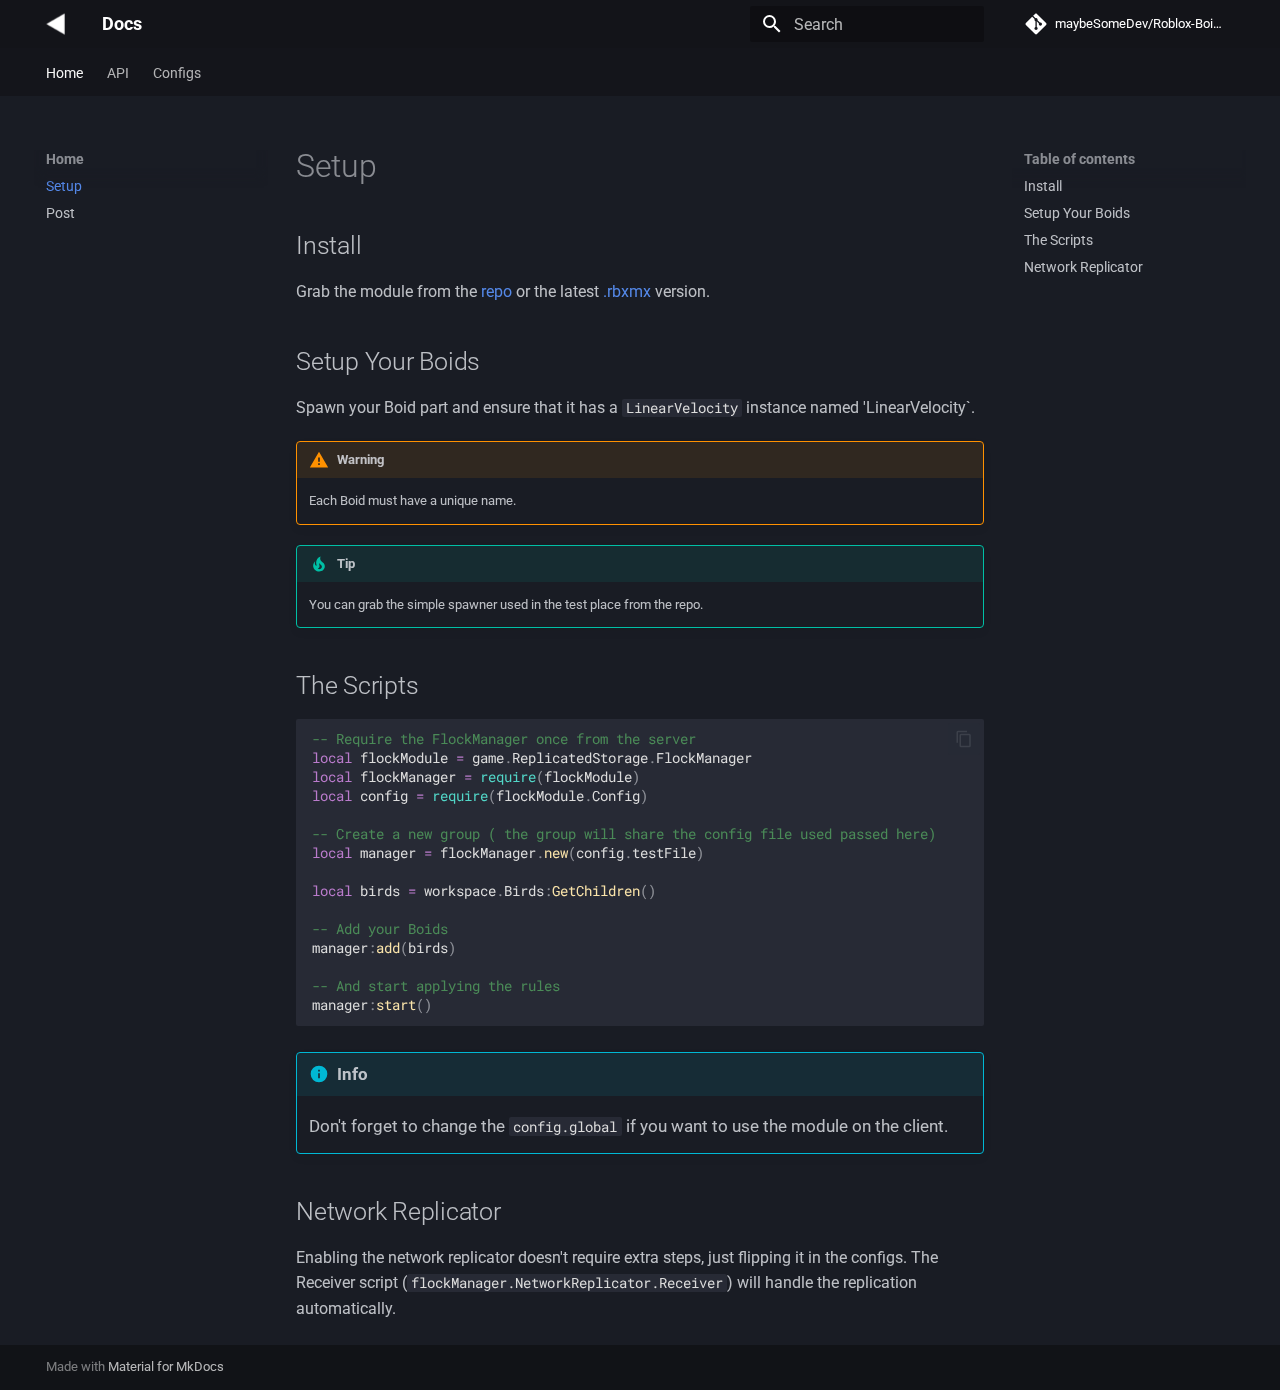
<file: index.html>
<!doctype html>
<html lang="en" class="no-js">
  <head>
    
      <meta charset="utf-8">
      <meta name="viewport" content="width=device-width,initial-scale=1">
      
      
      
        <link rel="canonical" href="https://maybesomedev.github.io/Roblox-Boids-Implementation/">
      
      
      
        <link rel="next" href="post/">
      
      
        
      
      
      <link rel="icon" href="icon.png">
      <meta name="generator" content="mkdocs-1.6.1, mkdocs-material-9.7.1">
    
    
      
        <title>Setup - Docs</title>
      
    
    
      <link rel="stylesheet" href="assets/stylesheets/main.484c7ddc.min.css">
      
        
        <link rel="stylesheet" href="assets/stylesheets/palette.ab4e12ef.min.css">
      
      


    
    
      
    
    
      
        
        
        <link rel="preconnect" href="https://fonts.gstatic.com" crossorigin>
        <link rel="stylesheet" href="https://fonts.googleapis.com/css?family=Roboto:300,300i,400,400i,700,700i%7CRoboto+Mono:400,400i,700,700i&display=fallback">
        <style>:root{--md-text-font:"Roboto";--md-code-font:"Roboto Mono"}</style>
      
    
    
      <link rel="stylesheet" href="extra.css">
    
    <script>__md_scope=new URL(".",location),__md_hash=e=>[...e].reduce(((e,_)=>(e<<5)-e+_.charCodeAt(0)),0),__md_get=(e,_=localStorage,t=__md_scope)=>JSON.parse(_.getItem(t.pathname+"."+e)),__md_set=(e,_,t=localStorage,a=__md_scope)=>{try{t.setItem(a.pathname+"."+e,JSON.stringify(_))}catch(e){}}</script>
    
      

    
    
  </head>
  
  
    
    
    
    
    
    <body dir="ltr" data-md-color-scheme="slate" data-md-color-primary="indigo" data-md-color-accent="indigo">
  
    
    <input class="md-toggle" data-md-toggle="drawer" type="checkbox" id="__drawer" autocomplete="off">
    <input class="md-toggle" data-md-toggle="search" type="checkbox" id="__search" autocomplete="off">
    <label class="md-overlay" for="__drawer"></label>
    <div data-md-component="skip">
      
        
        <a href="#install" class="md-skip">
          Skip to content
        </a>
      
    </div>
    <div data-md-component="announce">
      
    </div>
    
    
      

<header class="md-header" data-md-component="header">
  <nav class="md-header__inner md-grid" aria-label="Header">
    <a href="." title="Docs" class="md-header__button md-logo" aria-label="Docs" data-md-component="logo">
      
  <img src="icon.png" alt="logo">

    </a>
    <label class="md-header__button md-icon" for="__drawer">
      
      <svg xmlns="http://www.w3.org/2000/svg" viewBox="0 0 24 24"><path d="M3 6h18v2H3zm0 5h18v2H3zm0 5h18v2H3z"/></svg>
    </label>
    <div class="md-header__title" data-md-component="header-title">
      <div class="md-header__ellipsis">
        <div class="md-header__topic">
          <span class="md-ellipsis">
            Docs
          </span>
        </div>
        <div class="md-header__topic" data-md-component="header-topic">
          <span class="md-ellipsis">
            
              Setup
            
          </span>
        </div>
      </div>
    </div>
    
      
    
    
    
    
      
      
        <label class="md-header__button md-icon" for="__search">
          
          <svg xmlns="http://www.w3.org/2000/svg" viewBox="0 0 24 24"><path d="M9.5 3A6.5 6.5 0 0 1 16 9.5c0 1.61-.59 3.09-1.56 4.23l.27.27h.79l5 5-1.5 1.5-5-5v-.79l-.27-.27A6.52 6.52 0 0 1 9.5 16 6.5 6.5 0 0 1 3 9.5 6.5 6.5 0 0 1 9.5 3m0 2C7 5 5 7 5 9.5S7 14 9.5 14 14 12 14 9.5 12 5 9.5 5"/></svg>
        </label>
        <div class="md-search" data-md-component="search" role="dialog">
  <label class="md-search__overlay" for="__search"></label>
  <div class="md-search__inner" role="search">
    <form class="md-search__form" name="search">
      <input type="text" class="md-search__input" name="query" aria-label="Search" placeholder="Search" autocapitalize="off" autocorrect="off" autocomplete="off" spellcheck="false" data-md-component="search-query" required>
      <label class="md-search__icon md-icon" for="__search">
        
        <svg xmlns="http://www.w3.org/2000/svg" viewBox="0 0 24 24"><path d="M9.5 3A6.5 6.5 0 0 1 16 9.5c0 1.61-.59 3.09-1.56 4.23l.27.27h.79l5 5-1.5 1.5-5-5v-.79l-.27-.27A6.52 6.52 0 0 1 9.5 16 6.5 6.5 0 0 1 3 9.5 6.5 6.5 0 0 1 9.5 3m0 2C7 5 5 7 5 9.5S7 14 9.5 14 14 12 14 9.5 12 5 9.5 5"/></svg>
        
        <svg xmlns="http://www.w3.org/2000/svg" viewBox="0 0 24 24"><path d="M20 11v2H8l5.5 5.5-1.42 1.42L4.16 12l7.92-7.92L13.5 5.5 8 11z"/></svg>
      </label>
      <nav class="md-search__options" aria-label="Search">
        
        <button type="reset" class="md-search__icon md-icon" title="Clear" aria-label="Clear" tabindex="-1">
          
          <svg xmlns="http://www.w3.org/2000/svg" viewBox="0 0 24 24"><path d="M19 6.41 17.59 5 12 10.59 6.41 5 5 6.41 10.59 12 5 17.59 6.41 19 12 13.41 17.59 19 19 17.59 13.41 12z"/></svg>
        </button>
      </nav>
      
    </form>
    <div class="md-search__output">
      <div class="md-search__scrollwrap" tabindex="0" data-md-scrollfix>
        <div class="md-search-result" data-md-component="search-result">
          <div class="md-search-result__meta">
            Initializing search
          </div>
          <ol class="md-search-result__list" role="presentation"></ol>
        </div>
      </div>
    </div>
  </div>
</div>
      
    
    
      <div class="md-header__source">
        <a href="https://github.com/maybeSomeDev/Roblox-Boids-Implementation" title="Go to repository" class="md-source" data-md-component="source">
  <div class="md-source__icon md-icon">
    
    <svg xmlns="http://www.w3.org/2000/svg" viewBox="0 0 448 512"><!--! Font Awesome Free 7.1.0 by @fontawesome - https://fontawesome.com License - https://fontawesome.com/license/free (Icons: CC BY 4.0, Fonts: SIL OFL 1.1, Code: MIT License) Copyright 2025 Fonticons, Inc.--><path d="M439.6 236.1 244 40.5c-5.4-5.5-12.8-8.5-20.4-8.5s-15 3-20.4 8.4L162.5 81l51.5 51.5c27.1-9.1 52.7 16.8 43.4 43.7l49.7 49.7c34.2-11.8 61.2 31 35.5 56.7-26.5 26.5-70.2-2.9-56-37.3L240.3 199v121.9c25.3 12.5 22.3 41.8 9.1 55-6.4 6.4-15.2 10.1-24.3 10.1s-17.8-3.6-24.3-10.1c-17.6-17.6-11.1-46.9 11.2-56v-123c-20.8-8.5-24.6-30.7-18.6-45L142.6 101 8.5 235.1C3 240.6 0 247.9 0 255.5s3 15 8.5 20.4l195.6 195.7c5.4 5.4 12.7 8.4 20.4 8.4s15-3 20.4-8.4l194.7-194.7c5.4-5.4 8.4-12.8 8.4-20.4s-3-15-8.4-20.4"/></svg>
  </div>
  <div class="md-source__repository">
    maybeSomeDev/Roblox-Boids-Implementation
  </div>
</a>
      </div>
    
  </nav>
  
</header>
    
    <div class="md-container" data-md-component="container">
      
      
        
          
            
<nav class="md-tabs" aria-label="Tabs" data-md-component="tabs">
  <div class="md-grid">
    <ul class="md-tabs__list">
      
        
  
  
  
    
  
  
    
    
      <li class="md-tabs__item md-tabs__item--active">
        <a href="." class="md-tabs__link">
          
  
  
  Home

        </a>
      </li>
    
  

      
        
  
  
  
  
    <li class="md-tabs__item">
      <a href="api/" class="md-tabs__link">
        
  
  
    
  
  API

      </a>
    </li>
  

      
        
  
  
  
  
    <li class="md-tabs__item">
      <a href="configs/" class="md-tabs__link">
        
  
  
    
  
  Configs

      </a>
    </li>
  

      
    </ul>
  </div>
</nav>
          
        
      
      <main class="md-main" data-md-component="main">
        <div class="md-main__inner md-grid">
          
            
              
              <div class="md-sidebar md-sidebar--primary" data-md-component="sidebar" data-md-type="navigation" >
                <div class="md-sidebar__scrollwrap">
                  <div class="md-sidebar__inner">
                    


  


<nav class="md-nav md-nav--primary md-nav--lifted" aria-label="Navigation" data-md-level="0">
  <label class="md-nav__title" for="__drawer">
    <a href="." title="Docs" class="md-nav__button md-logo" aria-label="Docs" data-md-component="logo">
      
  <img src="icon.png" alt="logo">

    </a>
    Docs
  </label>
  
    <div class="md-nav__source">
      <a href="https://github.com/maybeSomeDev/Roblox-Boids-Implementation" title="Go to repository" class="md-source" data-md-component="source">
  <div class="md-source__icon md-icon">
    
    <svg xmlns="http://www.w3.org/2000/svg" viewBox="0 0 448 512"><!--! Font Awesome Free 7.1.0 by @fontawesome - https://fontawesome.com License - https://fontawesome.com/license/free (Icons: CC BY 4.0, Fonts: SIL OFL 1.1, Code: MIT License) Copyright 2025 Fonticons, Inc.--><path d="M439.6 236.1 244 40.5c-5.4-5.5-12.8-8.5-20.4-8.5s-15 3-20.4 8.4L162.5 81l51.5 51.5c27.1-9.1 52.7 16.8 43.4 43.7l49.7 49.7c34.2-11.8 61.2 31 35.5 56.7-26.5 26.5-70.2-2.9-56-37.3L240.3 199v121.9c25.3 12.5 22.3 41.8 9.1 55-6.4 6.4-15.2 10.1-24.3 10.1s-17.8-3.6-24.3-10.1c-17.6-17.6-11.1-46.9 11.2-56v-123c-20.8-8.5-24.6-30.7-18.6-45L142.6 101 8.5 235.1C3 240.6 0 247.9 0 255.5s3 15 8.5 20.4l195.6 195.7c5.4 5.4 12.7 8.4 20.4 8.4s15-3 20.4-8.4l194.7-194.7c5.4-5.4 8.4-12.8 8.4-20.4s-3-15-8.4-20.4"/></svg>
  </div>
  <div class="md-source__repository">
    maybeSomeDev/Roblox-Boids-Implementation
  </div>
</a>
    </div>
  
  <ul class="md-nav__list" data-md-scrollfix>
    
      
      
  
  
    
  
  
  
    
    
    
    
      
        
        
      
      
    
    
    <li class="md-nav__item md-nav__item--active md-nav__item--section md-nav__item--nested">
      
        
        
        <input class="md-nav__toggle md-toggle " type="checkbox" id="__nav_1" checked>
        
          
          <label class="md-nav__link" for="__nav_1" id="__nav_1_label" tabindex="">
            
  
  
  <span class="md-ellipsis">
    
  
    Home
  

    
  </span>
  
  

            <span class="md-nav__icon md-icon"></span>
          </label>
        
        <nav class="md-nav" data-md-level="1" aria-labelledby="__nav_1_label" aria-expanded="true">
          <label class="md-nav__title" for="__nav_1">
            <span class="md-nav__icon md-icon"></span>
            
  
    Home
  

          </label>
          <ul class="md-nav__list" data-md-scrollfix>
            
              
                
  
  
    
  
  
  
    <li class="md-nav__item md-nav__item--active">
      
      <input class="md-nav__toggle md-toggle" type="checkbox" id="__toc">
      
      
      
        <label class="md-nav__link md-nav__link--active" for="__toc">
          
  
  
  <span class="md-ellipsis">
    
  
    Setup
  

    
  </span>
  
  

          <span class="md-nav__icon md-icon"></span>
        </label>
      
      <a href="." class="md-nav__link md-nav__link--active">
        
  
  
  <span class="md-ellipsis">
    
  
    Setup
  

    
  </span>
  
  

      </a>
      
        

<nav class="md-nav md-nav--secondary" aria-label="Table of contents">
  
  
  
  
    <label class="md-nav__title" for="__toc">
      <span class="md-nav__icon md-icon"></span>
      Table of contents
    </label>
    <ul class="md-nav__list" data-md-component="toc" data-md-scrollfix>
      
        <li class="md-nav__item">
  <a href="#install" class="md-nav__link">
    <span class="md-ellipsis">
      
        Install
      
    </span>
  </a>
  
</li>
      
        <li class="md-nav__item">
  <a href="#setup-your-boids" class="md-nav__link">
    <span class="md-ellipsis">
      
        Setup Your Boids
      
    </span>
  </a>
  
</li>
      
        <li class="md-nav__item">
  <a href="#the-scripts" class="md-nav__link">
    <span class="md-ellipsis">
      
        The Scripts
      
    </span>
  </a>
  
</li>
      
        <li class="md-nav__item">
  <a href="#network-replicator" class="md-nav__link">
    <span class="md-ellipsis">
      
        Network Replicator
      
    </span>
  </a>
  
</li>
      
    </ul>
  
</nav>
      
    </li>
  

              
            
              
                
  
  
  
  
    <li class="md-nav__item">
      <a href="post/" class="md-nav__link">
        
  
  
  <span class="md-ellipsis">
    
  
    Post
  

    
  </span>
  
  

      </a>
    </li>
  

              
            
          </ul>
        </nav>
      
    </li>
  

    
      
      
  
  
  
  
    <li class="md-nav__item">
      <a href="api/" class="md-nav__link">
        
  
  
  <span class="md-ellipsis">
    
  
    API
  

    
  </span>
  
  

      </a>
    </li>
  

    
      
      
  
  
  
  
    <li class="md-nav__item">
      <a href="configs/" class="md-nav__link">
        
  
  
  <span class="md-ellipsis">
    
  
    Configs
  

    
  </span>
  
  

      </a>
    </li>
  

    
  </ul>
</nav>
                  </div>
                </div>
              </div>
            
            
              
              <div class="md-sidebar md-sidebar--secondary" data-md-component="sidebar" data-md-type="toc" >
                <div class="md-sidebar__scrollwrap">
                  <div class="md-sidebar__inner">
                    

<nav class="md-nav md-nav--secondary" aria-label="Table of contents">
  
  
  
  
    <label class="md-nav__title" for="__toc">
      <span class="md-nav__icon md-icon"></span>
      Table of contents
    </label>
    <ul class="md-nav__list" data-md-component="toc" data-md-scrollfix>
      
        <li class="md-nav__item">
  <a href="#install" class="md-nav__link">
    <span class="md-ellipsis">
      
        Install
      
    </span>
  </a>
  
</li>
      
        <li class="md-nav__item">
  <a href="#setup-your-boids" class="md-nav__link">
    <span class="md-ellipsis">
      
        Setup Your Boids
      
    </span>
  </a>
  
</li>
      
        <li class="md-nav__item">
  <a href="#the-scripts" class="md-nav__link">
    <span class="md-ellipsis">
      
        The Scripts
      
    </span>
  </a>
  
</li>
      
        <li class="md-nav__item">
  <a href="#network-replicator" class="md-nav__link">
    <span class="md-ellipsis">
      
        Network Replicator
      
    </span>
  </a>
  
</li>
      
    </ul>
  
</nav>
                  </div>
                </div>
              </div>
            
          
          
            <div class="md-content" data-md-component="content">
              
              <article class="md-content__inner md-typeset">
                
                  


  
  


  <h1>Setup</h1>

<h2 id="install">Install</h2>
<p>Grab the module from the <a href="https://github.com/maybeSomeDev/Roblox-Boids-Implementation">repo</a> or the latest
<a href="https://github.com/maybeSomeDev/Roblox-Boids-Implementation/releases/latest/download/FlockManager.rbxmx">.rbxmx</a> version.</p>
<h2 id="setup-your-boids">Setup Your Boids</h2>
<p>Spawn your Boid part and ensure that it has a <code>LinearVelocity</code> instance named 'LinearVelocity`.</p>
<div class="admonition warning">
<p class="admonition-title">Warning</p>
<p>Each Boid must have a unique name.</p>
</div>
<div class="admonition tip">
<p class="admonition-title">Tip</p>
<p>You can grab the simple spawner used in the test place from the repo.</p>
</div>
<h2 id="the-scripts">The Scripts</h2>
<div class="language-lua highlight"><pre><span></span><code><span id="__span-0-1"><a id="__codelineno-0-1" name="__codelineno-0-1" href="#__codelineno-0-1"></a><span class="c1">-- Require the FlockManager once from the server</span>
</span><span id="__span-0-2"><a id="__codelineno-0-2" name="__codelineno-0-2" href="#__codelineno-0-2"></a><span class="kd">local</span><span class="w"> </span><span class="nv">flockModule</span><span class="w"> </span><span class="o">=</span><span class="w"> </span><span class="nv">game</span><span class="p">.</span><span class="py">ReplicatedStorage</span><span class="p">.</span><span class="py">FlockManager</span>
</span><span id="__span-0-3"><a id="__codelineno-0-3" name="__codelineno-0-3" href="#__codelineno-0-3"></a><span class="kd">local</span><span class="w"> </span><span class="nv">flockManager</span><span class="w"> </span><span class="o">=</span><span class="w"> </span><span class="nb">require</span><span class="p">(</span><span class="nv">flockModule</span><span class="p">)</span>
</span><span id="__span-0-4"><a id="__codelineno-0-4" name="__codelineno-0-4" href="#__codelineno-0-4"></a><span class="kd">local</span><span class="w"> </span><span class="nv">config</span><span class="w"> </span><span class="o">=</span><span class="w"> </span><span class="nb">require</span><span class="p">(</span><span class="nv">flockModule</span><span class="p">.</span><span class="py">Config</span><span class="p">)</span>
</span><span id="__span-0-5"><a id="__codelineno-0-5" name="__codelineno-0-5" href="#__codelineno-0-5"></a>
</span><span id="__span-0-6"><a id="__codelineno-0-6" name="__codelineno-0-6" href="#__codelineno-0-6"></a><span class="c1">-- Create a new group ( the group will share the config file used passed here)</span>
</span><span id="__span-0-7"><a id="__codelineno-0-7" name="__codelineno-0-7" href="#__codelineno-0-7"></a><span class="kd">local</span><span class="w"> </span><span class="nv">manager</span><span class="w"> </span><span class="o">=</span><span class="w"> </span><span class="nv">flockManager</span><span class="p">.</span><span class="nf">new</span><span class="p">(</span><span class="nv">config</span><span class="p">.</span><span class="py">testFile</span><span class="p">)</span>
</span><span id="__span-0-8"><a id="__codelineno-0-8" name="__codelineno-0-8" href="#__codelineno-0-8"></a>
</span><span id="__span-0-9"><a id="__codelineno-0-9" name="__codelineno-0-9" href="#__codelineno-0-9"></a><span class="kd">local</span><span class="w"> </span><span class="nv">birds</span><span class="w"> </span><span class="o">=</span><span class="w"> </span><span class="nv">workspace</span><span class="p">.</span><span class="py">Birds</span><span class="p">:</span><span class="nf">GetChildren</span><span class="p">()</span>
</span><span id="__span-0-10"><a id="__codelineno-0-10" name="__codelineno-0-10" href="#__codelineno-0-10"></a>
</span><span id="__span-0-11"><a id="__codelineno-0-11" name="__codelineno-0-11" href="#__codelineno-0-11"></a><span class="c1">-- Add your Boids</span>
</span><span id="__span-0-12"><a id="__codelineno-0-12" name="__codelineno-0-12" href="#__codelineno-0-12"></a><span class="nv">manager</span><span class="p">:</span><span class="nf">add</span><span class="p">(</span><span class="nv">birds</span><span class="p">)</span>
</span><span id="__span-0-13"><a id="__codelineno-0-13" name="__codelineno-0-13" href="#__codelineno-0-13"></a>
</span><span id="__span-0-14"><a id="__codelineno-0-14" name="__codelineno-0-14" href="#__codelineno-0-14"></a><span class="c1">-- And start applying the rules</span>
</span><span id="__span-0-15"><a id="__codelineno-0-15" name="__codelineno-0-15" href="#__codelineno-0-15"></a><span class="nv">manager</span><span class="p">:</span><span class="nf">start</span><span class="p">()</span>
</span></code></pre></div>
<div class="admonition info">
<p class="admonition-title">Info</p>
<p>Don't forget to change the <code>config.global</code> if you want to use the module on the client.</p>
</div>
<h2 id="network-replicator">Network Replicator</h2>
<p>Enabling the network replicator doesn't require extra steps, just flipping it in the configs.
The Receiver script (<code>flockManager.NetworkReplicator.Receiver</code>) will handle the replication automatically.</p>












                
              </article>
            </div>
          
          
<script>var target=document.getElementById(location.hash.slice(1));target&&target.name&&(target.checked=target.name.startsWith("__tabbed_"))</script>
        </div>
        
      </main>
      
        <footer class="md-footer">
  
  <div class="md-footer-meta md-typeset">
    <div class="md-footer-meta__inner md-grid">
      <div class="md-copyright">
  
  
    Made with
    <a href="https://squidfunk.github.io/mkdocs-material/" target="_blank" rel="noopener">
      Material for MkDocs
    </a>
  
</div>
      
    </div>
  </div>
</footer>
      
    </div>
    <div class="md-dialog" data-md-component="dialog">
      <div class="md-dialog__inner md-typeset"></div>
    </div>
    
    
    
      
      
      <script id="__config" type="application/json">{"annotate": null, "base": ".", "features": ["navigation.tabs", "content.code.copy"], "search": "assets/javascripts/workers/search.2c215733.min.js", "tags": null, "translations": {"clipboard.copied": "Copied to clipboard", "clipboard.copy": "Copy to clipboard", "search.result.more.one": "1 more on this page", "search.result.more.other": "# more on this page", "search.result.none": "No matching documents", "search.result.one": "1 matching document", "search.result.other": "# matching documents", "search.result.placeholder": "Type to start searching", "search.result.term.missing": "Missing", "select.version": "Select version"}, "version": null}</script>
    
    
      <script src="assets/javascripts/bundle.79ae519e.min.js"></script>
      
    
  </body>
</html>
</file>
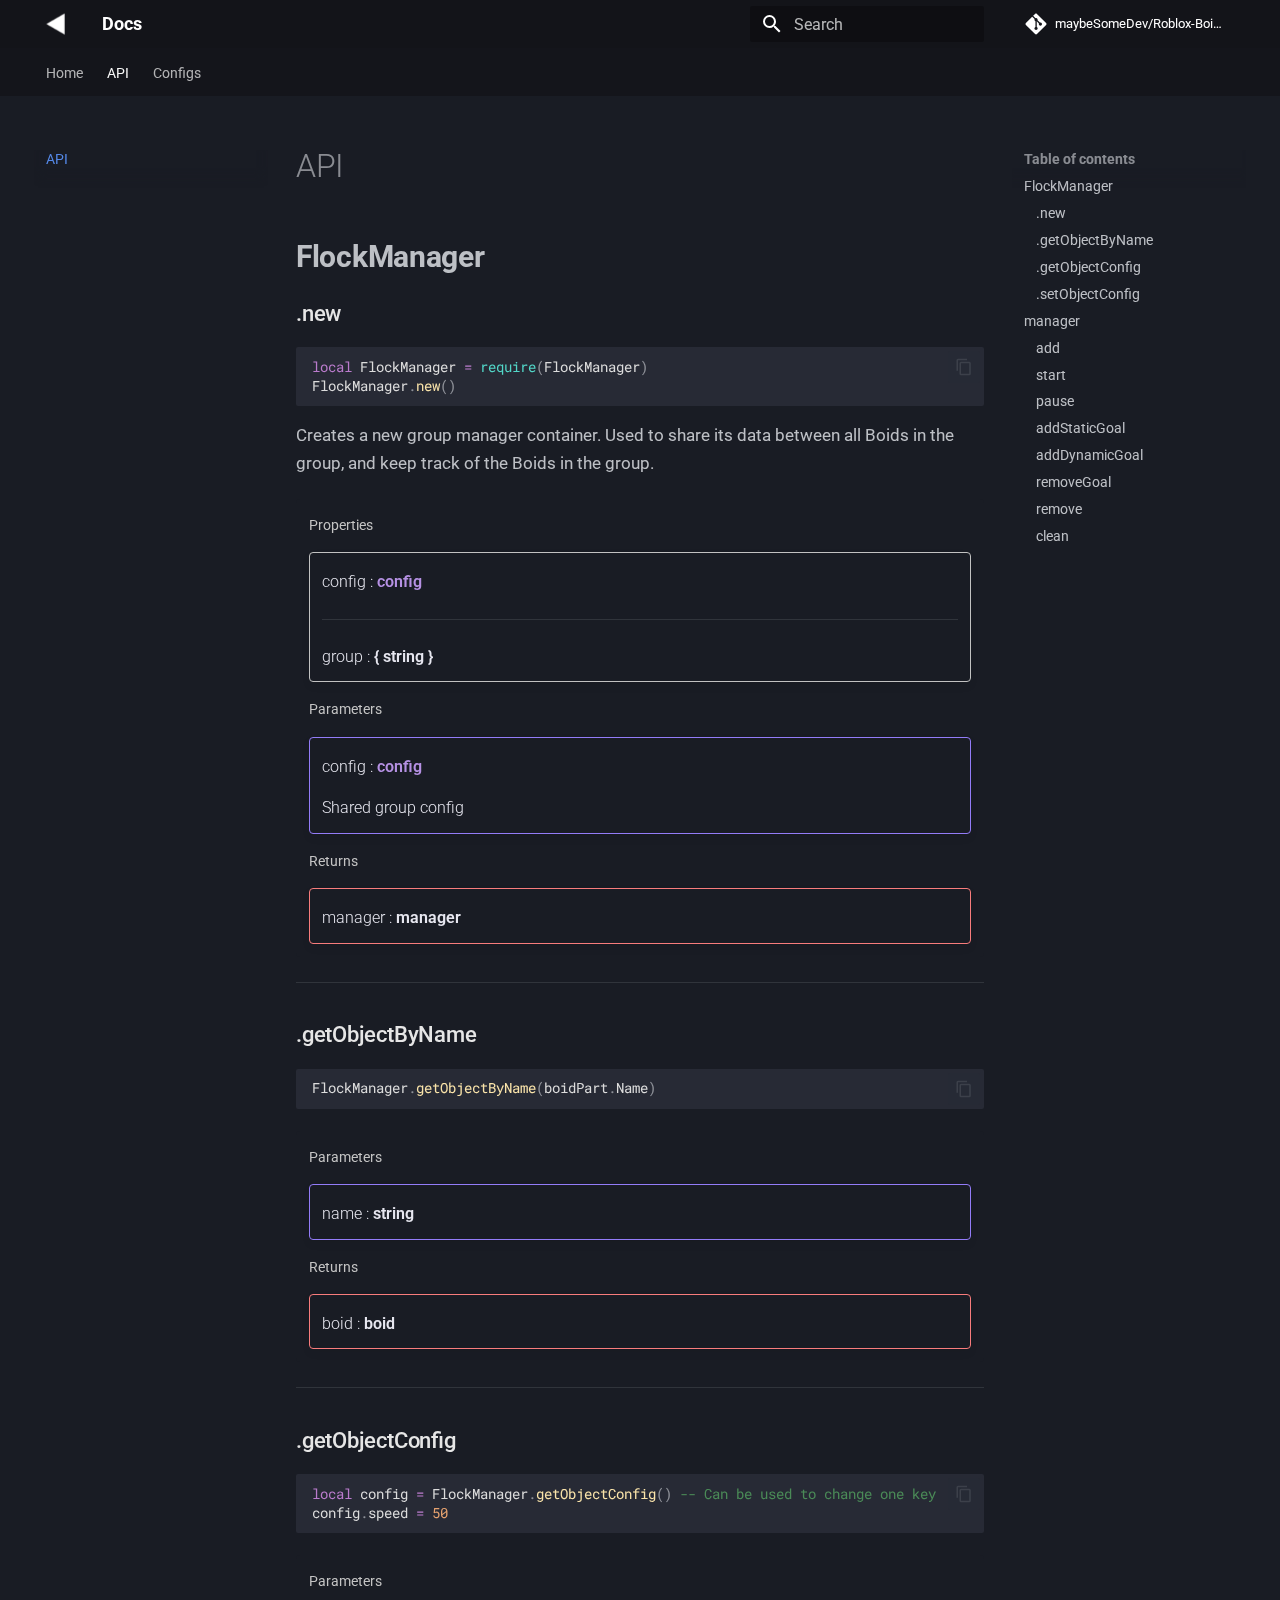
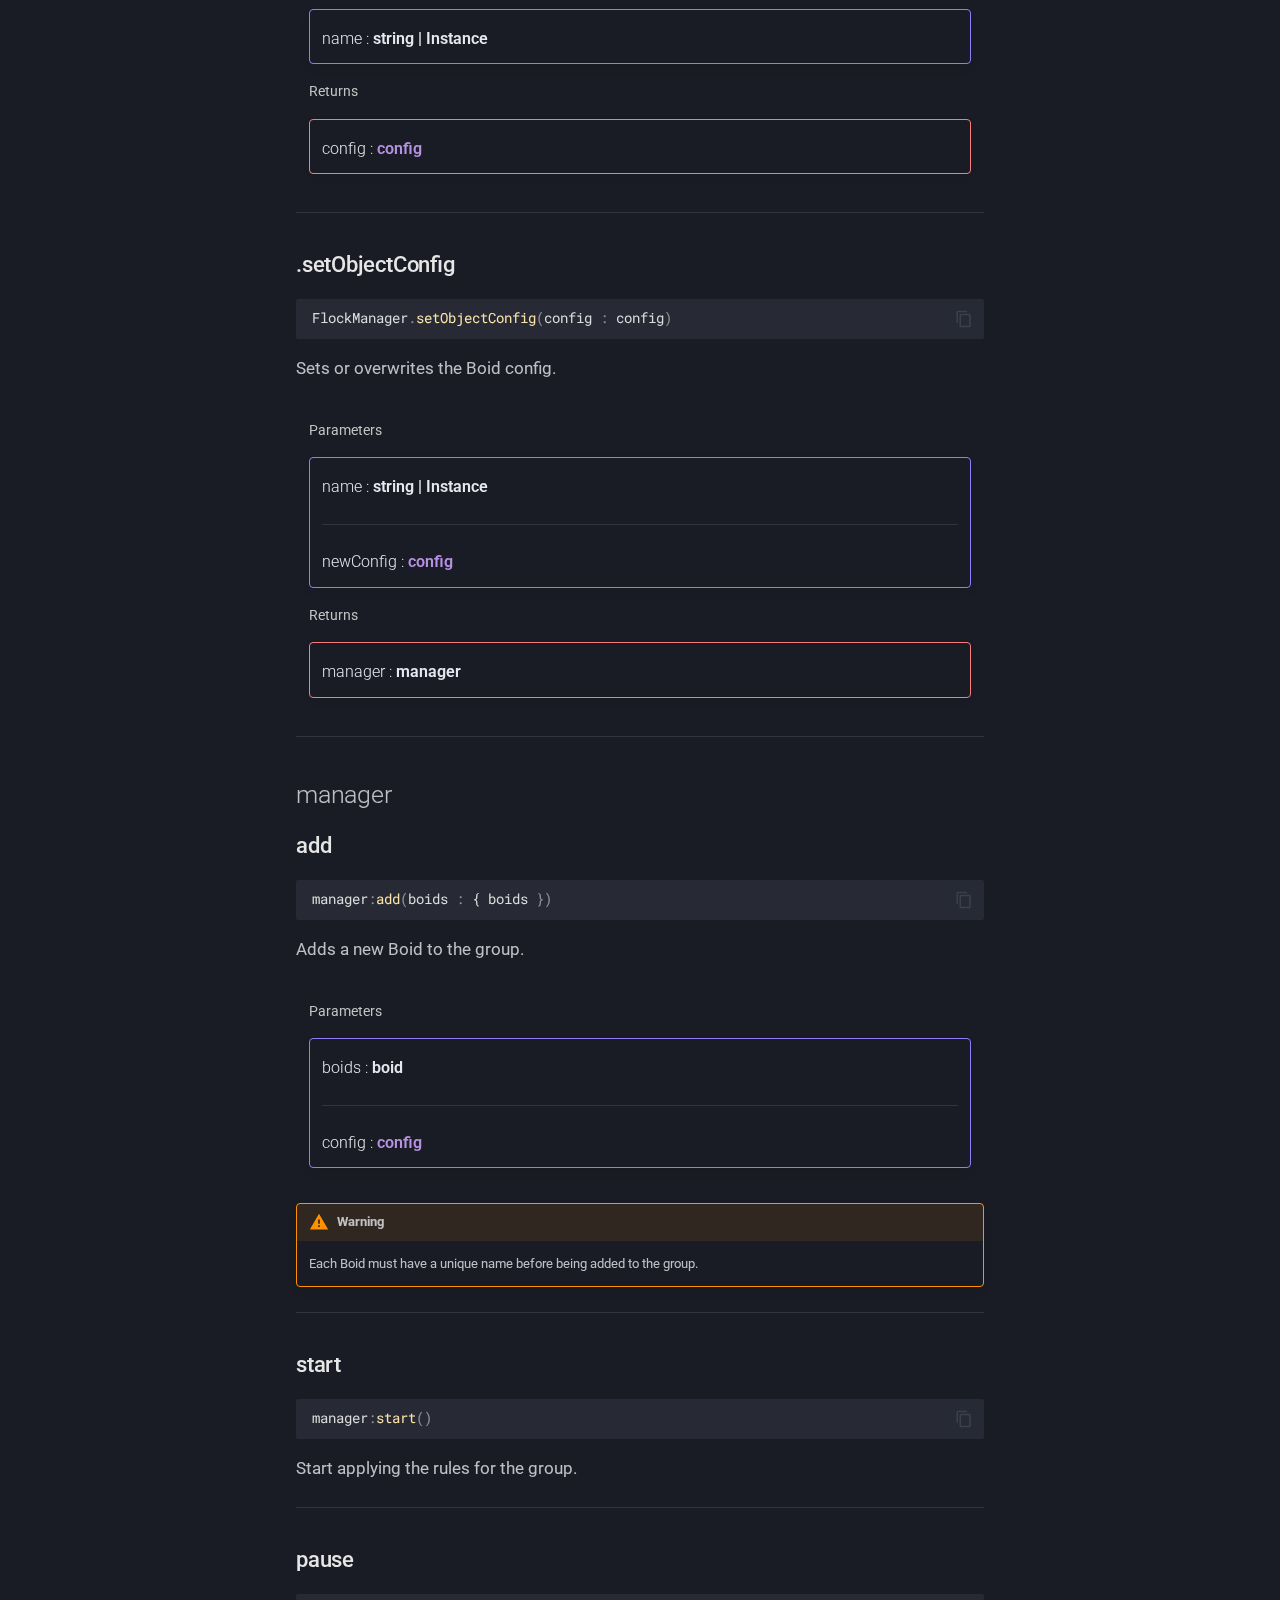
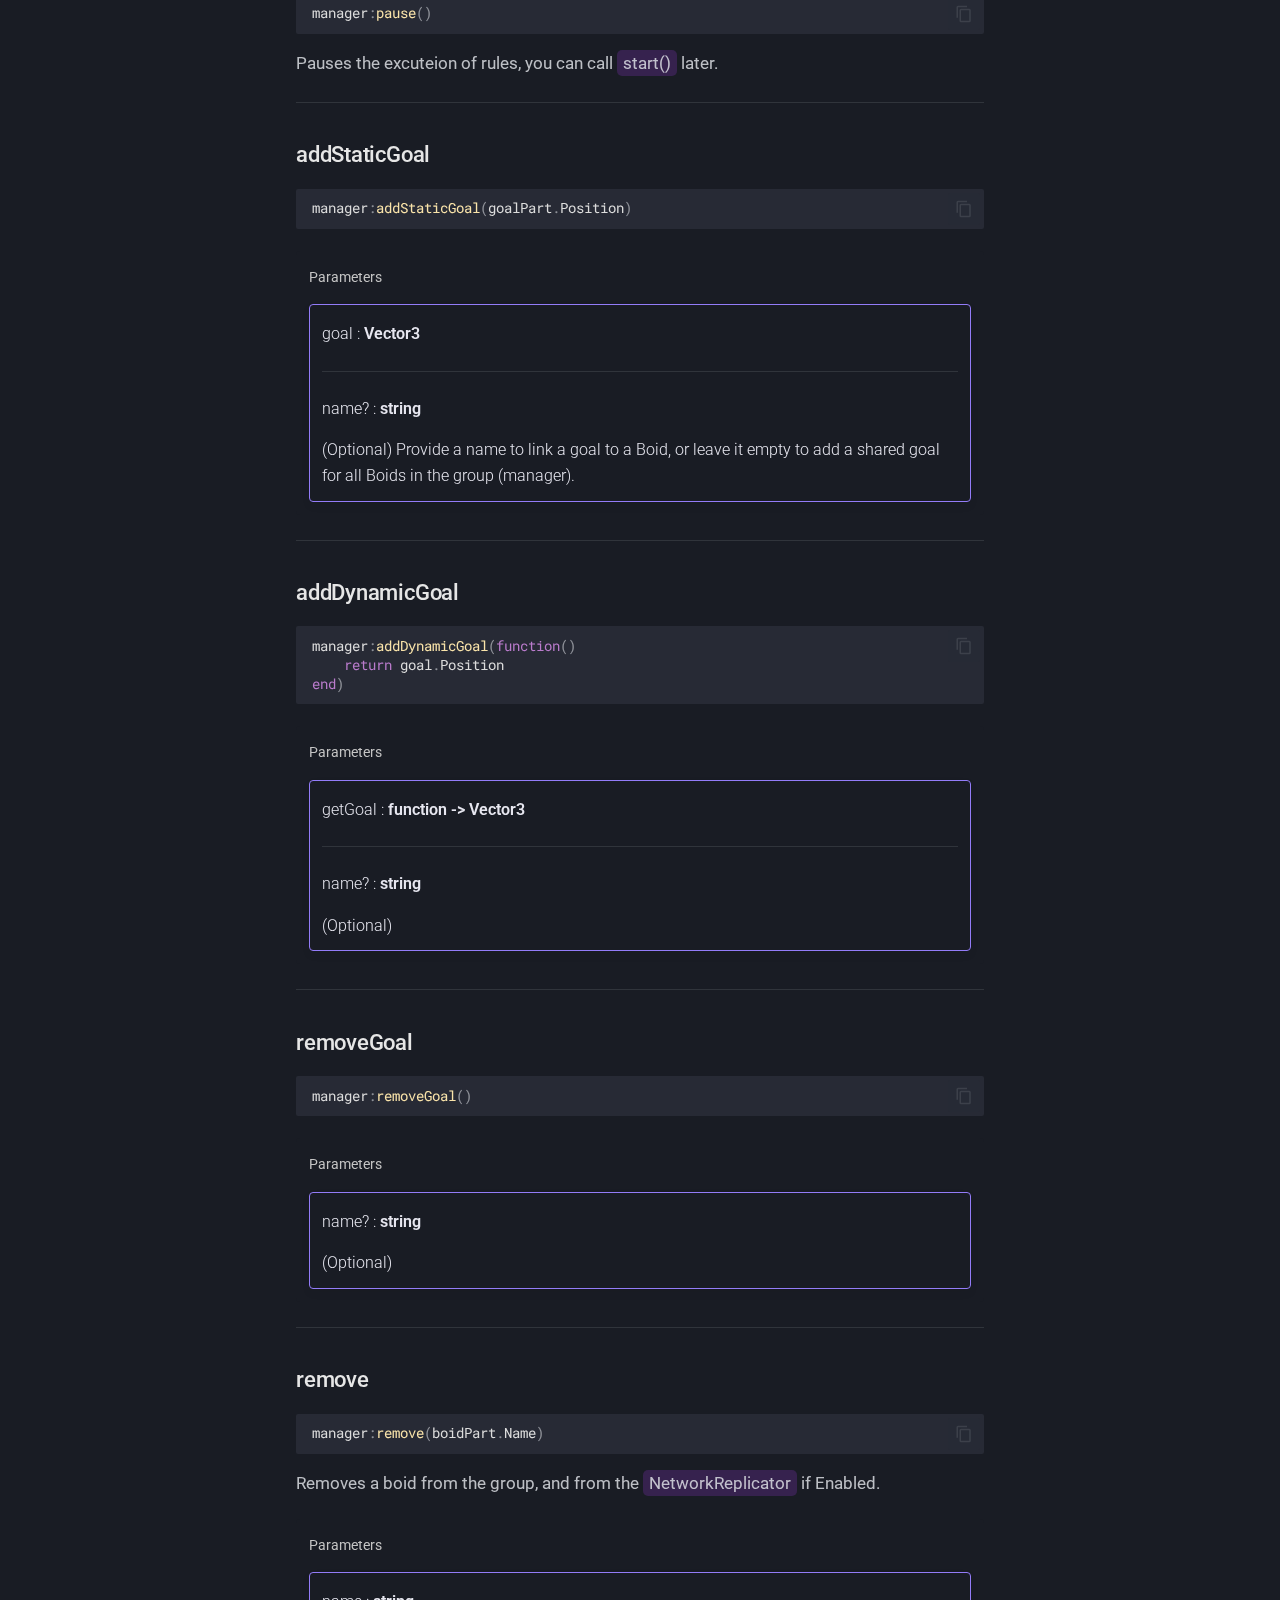
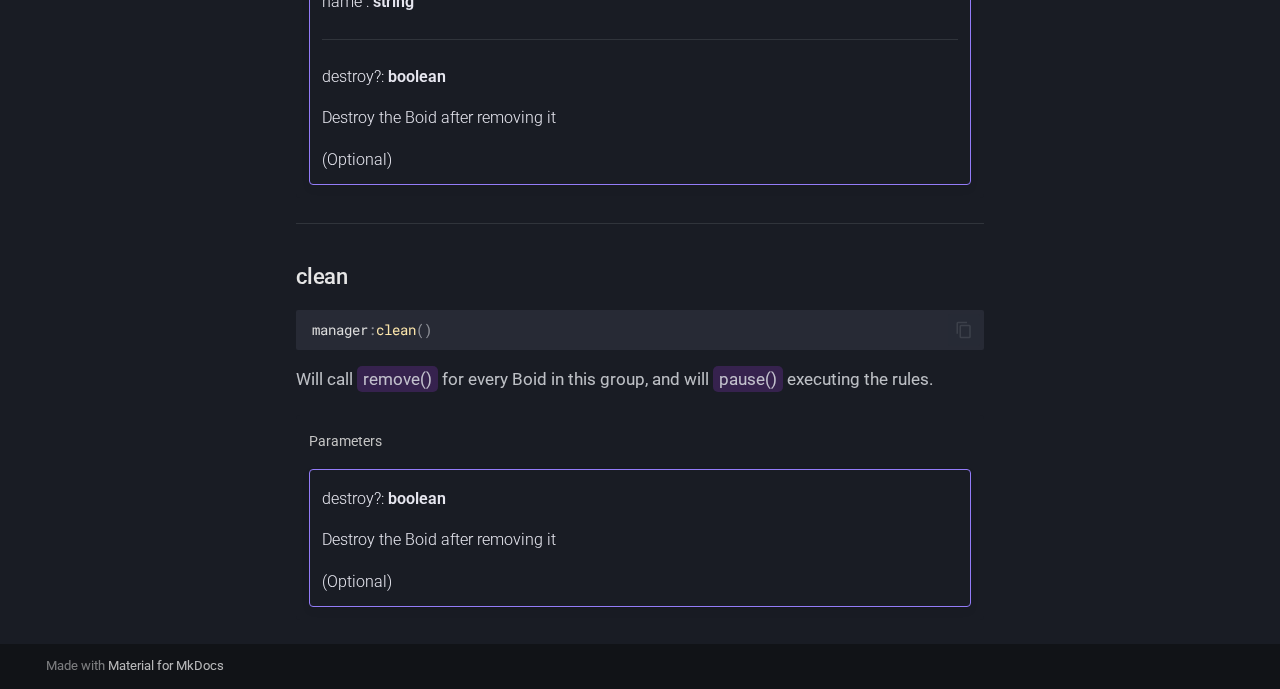
<file: api/index.html>
<!doctype html>
<html lang="en" class="no-js">
  <head>
    
      <meta charset="utf-8">
      <meta name="viewport" content="width=device-width,initial-scale=1">
      
      
      
        <link rel="canonical" href="https://maybesomedev.github.io/Roblox-Boids-Implementation/api/">
      
      
        <link rel="prev" href="../post/">
      
      
        <link rel="next" href="../configs/">
      
      
        
      
      
      <link rel="icon" href="../icon.png">
      <meta name="generator" content="mkdocs-1.6.1, mkdocs-material-9.7.1">
    
    
      
        <title>API - Docs</title>
      
    
    
      <link rel="stylesheet" href="../assets/stylesheets/main.484c7ddc.min.css">
      
        
        <link rel="stylesheet" href="../assets/stylesheets/palette.ab4e12ef.min.css">
      
      


    
    
      
    
    
      
        
        
        <link rel="preconnect" href="https://fonts.gstatic.com" crossorigin>
        <link rel="stylesheet" href="https://fonts.googleapis.com/css?family=Roboto:300,300i,400,400i,700,700i%7CRoboto+Mono:400,400i,700,700i&display=fallback">
        <style>:root{--md-text-font:"Roboto";--md-code-font:"Roboto Mono"}</style>
      
    
    
      <link rel="stylesheet" href="../extra.css">
    
    <script>__md_scope=new URL("..",location),__md_hash=e=>[...e].reduce(((e,_)=>(e<<5)-e+_.charCodeAt(0)),0),__md_get=(e,_=localStorage,t=__md_scope)=>JSON.parse(_.getItem(t.pathname+"."+e)),__md_set=(e,_,t=localStorage,a=__md_scope)=>{try{t.setItem(a.pathname+"."+e,JSON.stringify(_))}catch(e){}}</script>
    
      

    
    
  </head>
  
  
    
    
    
    
    
    <body dir="ltr" data-md-color-scheme="slate" data-md-color-primary="indigo" data-md-color-accent="indigo">
  
    
    <input class="md-toggle" data-md-toggle="drawer" type="checkbox" id="__drawer" autocomplete="off">
    <input class="md-toggle" data-md-toggle="search" type="checkbox" id="__search" autocomplete="off">
    <label class="md-overlay" for="__drawer"></label>
    <div data-md-component="skip">
      
        
        <a href="#flockmanager" class="md-skip">
          Skip to content
        </a>
      
    </div>
    <div data-md-component="announce">
      
    </div>
    
    
      

<header class="md-header" data-md-component="header">
  <nav class="md-header__inner md-grid" aria-label="Header">
    <a href=".." title="Docs" class="md-header__button md-logo" aria-label="Docs" data-md-component="logo">
      
  <img src="../icon.png" alt="logo">

    </a>
    <label class="md-header__button md-icon" for="__drawer">
      
      <svg xmlns="http://www.w3.org/2000/svg" viewBox="0 0 24 24"><path d="M3 6h18v2H3zm0 5h18v2H3zm0 5h18v2H3z"/></svg>
    </label>
    <div class="md-header__title" data-md-component="header-title">
      <div class="md-header__ellipsis">
        <div class="md-header__topic">
          <span class="md-ellipsis">
            Docs
          </span>
        </div>
        <div class="md-header__topic" data-md-component="header-topic">
          <span class="md-ellipsis">
            
              API
            
          </span>
        </div>
      </div>
    </div>
    
      
    
    
    
    
      
      
        <label class="md-header__button md-icon" for="__search">
          
          <svg xmlns="http://www.w3.org/2000/svg" viewBox="0 0 24 24"><path d="M9.5 3A6.5 6.5 0 0 1 16 9.5c0 1.61-.59 3.09-1.56 4.23l.27.27h.79l5 5-1.5 1.5-5-5v-.79l-.27-.27A6.52 6.52 0 0 1 9.5 16 6.5 6.5 0 0 1 3 9.5 6.5 6.5 0 0 1 9.5 3m0 2C7 5 5 7 5 9.5S7 14 9.5 14 14 12 14 9.5 12 5 9.5 5"/></svg>
        </label>
        <div class="md-search" data-md-component="search" role="dialog">
  <label class="md-search__overlay" for="__search"></label>
  <div class="md-search__inner" role="search">
    <form class="md-search__form" name="search">
      <input type="text" class="md-search__input" name="query" aria-label="Search" placeholder="Search" autocapitalize="off" autocorrect="off" autocomplete="off" spellcheck="false" data-md-component="search-query" required>
      <label class="md-search__icon md-icon" for="__search">
        
        <svg xmlns="http://www.w3.org/2000/svg" viewBox="0 0 24 24"><path d="M9.5 3A6.5 6.5 0 0 1 16 9.5c0 1.61-.59 3.09-1.56 4.23l.27.27h.79l5 5-1.5 1.5-5-5v-.79l-.27-.27A6.52 6.52 0 0 1 9.5 16 6.5 6.5 0 0 1 3 9.5 6.5 6.5 0 0 1 9.5 3m0 2C7 5 5 7 5 9.5S7 14 9.5 14 14 12 14 9.5 12 5 9.5 5"/></svg>
        
        <svg xmlns="http://www.w3.org/2000/svg" viewBox="0 0 24 24"><path d="M20 11v2H8l5.5 5.5-1.42 1.42L4.16 12l7.92-7.92L13.5 5.5 8 11z"/></svg>
      </label>
      <nav class="md-search__options" aria-label="Search">
        
        <button type="reset" class="md-search__icon md-icon" title="Clear" aria-label="Clear" tabindex="-1">
          
          <svg xmlns="http://www.w3.org/2000/svg" viewBox="0 0 24 24"><path d="M19 6.41 17.59 5 12 10.59 6.41 5 5 6.41 10.59 12 5 17.59 6.41 19 12 13.41 17.59 19 19 17.59 13.41 12z"/></svg>
        </button>
      </nav>
      
    </form>
    <div class="md-search__output">
      <div class="md-search__scrollwrap" tabindex="0" data-md-scrollfix>
        <div class="md-search-result" data-md-component="search-result">
          <div class="md-search-result__meta">
            Initializing search
          </div>
          <ol class="md-search-result__list" role="presentation"></ol>
        </div>
      </div>
    </div>
  </div>
</div>
      
    
    
      <div class="md-header__source">
        <a href="https://github.com/maybeSomeDev/Roblox-Boids-Implementation" title="Go to repository" class="md-source" data-md-component="source">
  <div class="md-source__icon md-icon">
    
    <svg xmlns="http://www.w3.org/2000/svg" viewBox="0 0 448 512"><!--! Font Awesome Free 7.1.0 by @fontawesome - https://fontawesome.com License - https://fontawesome.com/license/free (Icons: CC BY 4.0, Fonts: SIL OFL 1.1, Code: MIT License) Copyright 2025 Fonticons, Inc.--><path d="M439.6 236.1 244 40.5c-5.4-5.5-12.8-8.5-20.4-8.5s-15 3-20.4 8.4L162.5 81l51.5 51.5c27.1-9.1 52.7 16.8 43.4 43.7l49.7 49.7c34.2-11.8 61.2 31 35.5 56.7-26.5 26.5-70.2-2.9-56-37.3L240.3 199v121.9c25.3 12.5 22.3 41.8 9.1 55-6.4 6.4-15.2 10.1-24.3 10.1s-17.8-3.6-24.3-10.1c-17.6-17.6-11.1-46.9 11.2-56v-123c-20.8-8.5-24.6-30.7-18.6-45L142.6 101 8.5 235.1C3 240.6 0 247.9 0 255.5s3 15 8.5 20.4l195.6 195.7c5.4 5.4 12.7 8.4 20.4 8.4s15-3 20.4-8.4l194.7-194.7c5.4-5.4 8.4-12.8 8.4-20.4s-3-15-8.4-20.4"/></svg>
  </div>
  <div class="md-source__repository">
    maybeSomeDev/Roblox-Boids-Implementation
  </div>
</a>
      </div>
    
  </nav>
  
</header>
    
    <div class="md-container" data-md-component="container">
      
      
        
          
            
<nav class="md-tabs" aria-label="Tabs" data-md-component="tabs">
  <div class="md-grid">
    <ul class="md-tabs__list">
      
        
  
  
  
  
    
    
      <li class="md-tabs__item">
        <a href=".." class="md-tabs__link">
          
  
  
  Home

        </a>
      </li>
    
  

      
        
  
  
  
    
  
  
    <li class="md-tabs__item md-tabs__item--active">
      <a href="./" class="md-tabs__link">
        
  
  
    
  
  API

      </a>
    </li>
  

      
        
  
  
  
  
    <li class="md-tabs__item">
      <a href="../configs/" class="md-tabs__link">
        
  
  
    
  
  Configs

      </a>
    </li>
  

      
    </ul>
  </div>
</nav>
          
        
      
      <main class="md-main" data-md-component="main">
        <div class="md-main__inner md-grid">
          
            
              
              <div class="md-sidebar md-sidebar--primary" data-md-component="sidebar" data-md-type="navigation" >
                <div class="md-sidebar__scrollwrap">
                  <div class="md-sidebar__inner">
                    


  


<nav class="md-nav md-nav--primary md-nav--lifted" aria-label="Navigation" data-md-level="0">
  <label class="md-nav__title" for="__drawer">
    <a href=".." title="Docs" class="md-nav__button md-logo" aria-label="Docs" data-md-component="logo">
      
  <img src="../icon.png" alt="logo">

    </a>
    Docs
  </label>
  
    <div class="md-nav__source">
      <a href="https://github.com/maybeSomeDev/Roblox-Boids-Implementation" title="Go to repository" class="md-source" data-md-component="source">
  <div class="md-source__icon md-icon">
    
    <svg xmlns="http://www.w3.org/2000/svg" viewBox="0 0 448 512"><!--! Font Awesome Free 7.1.0 by @fontawesome - https://fontawesome.com License - https://fontawesome.com/license/free (Icons: CC BY 4.0, Fonts: SIL OFL 1.1, Code: MIT License) Copyright 2025 Fonticons, Inc.--><path d="M439.6 236.1 244 40.5c-5.4-5.5-12.8-8.5-20.4-8.5s-15 3-20.4 8.4L162.5 81l51.5 51.5c27.1-9.1 52.7 16.8 43.4 43.7l49.7 49.7c34.2-11.8 61.2 31 35.5 56.7-26.5 26.5-70.2-2.9-56-37.3L240.3 199v121.9c25.3 12.5 22.3 41.8 9.1 55-6.4 6.4-15.2 10.1-24.3 10.1s-17.8-3.6-24.3-10.1c-17.6-17.6-11.1-46.9 11.2-56v-123c-20.8-8.5-24.6-30.7-18.6-45L142.6 101 8.5 235.1C3 240.6 0 247.9 0 255.5s3 15 8.5 20.4l195.6 195.7c5.4 5.4 12.7 8.4 20.4 8.4s15-3 20.4-8.4l194.7-194.7c5.4-5.4 8.4-12.8 8.4-20.4s-3-15-8.4-20.4"/></svg>
  </div>
  <div class="md-source__repository">
    maybeSomeDev/Roblox-Boids-Implementation
  </div>
</a>
    </div>
  
  <ul class="md-nav__list" data-md-scrollfix>
    
      
      
  
  
  
  
    
    
    
    
      
      
    
    
    <li class="md-nav__item md-nav__item--nested">
      
        
        
        <input class="md-nav__toggle md-toggle " type="checkbox" id="__nav_1" >
        
          
          <label class="md-nav__link" for="__nav_1" id="__nav_1_label" tabindex="0">
            
  
  
  <span class="md-ellipsis">
    
  
    Home
  

    
  </span>
  
  

            <span class="md-nav__icon md-icon"></span>
          </label>
        
        <nav class="md-nav" data-md-level="1" aria-labelledby="__nav_1_label" aria-expanded="false">
          <label class="md-nav__title" for="__nav_1">
            <span class="md-nav__icon md-icon"></span>
            
  
    Home
  

          </label>
          <ul class="md-nav__list" data-md-scrollfix>
            
              
                
  
  
  
  
    <li class="md-nav__item">
      <a href=".." class="md-nav__link">
        
  
  
  <span class="md-ellipsis">
    
  
    Setup
  

    
  </span>
  
  

      </a>
    </li>
  

              
            
              
                
  
  
  
  
    <li class="md-nav__item">
      <a href="../post/" class="md-nav__link">
        
  
  
  <span class="md-ellipsis">
    
  
    Post
  

    
  </span>
  
  

      </a>
    </li>
  

              
            
          </ul>
        </nav>
      
    </li>
  

    
      
      
  
  
    
  
  
  
    <li class="md-nav__item md-nav__item--active">
      
      <input class="md-nav__toggle md-toggle" type="checkbox" id="__toc">
      
      
      
        <label class="md-nav__link md-nav__link--active" for="__toc">
          
  
  
  <span class="md-ellipsis">
    
  
    API
  

    
  </span>
  
  

          <span class="md-nav__icon md-icon"></span>
        </label>
      
      <a href="./" class="md-nav__link md-nav__link--active">
        
  
  
  <span class="md-ellipsis">
    
  
    API
  

    
  </span>
  
  

      </a>
      
        

<nav class="md-nav md-nav--secondary" aria-label="Table of contents">
  
  
  
  
    <label class="md-nav__title" for="__toc">
      <span class="md-nav__icon md-icon"></span>
      Table of contents
    </label>
    <ul class="md-nav__list" data-md-component="toc" data-md-scrollfix>
      
        <li class="md-nav__item">
  <a href="#flockmanager" class="md-nav__link">
    <span class="md-ellipsis">
      
        FlockManager
      
    </span>
  </a>
  
    <nav class="md-nav" aria-label="FlockManager">
      <ul class="md-nav__list">
        
          <li class="md-nav__item">
  <a href="#new" class="md-nav__link">
    <span class="md-ellipsis">
      
        .new
      
    </span>
  </a>
  
</li>
        
          <li class="md-nav__item">
  <a href="#getobjectbyname" class="md-nav__link">
    <span class="md-ellipsis">
      
        .getObjectByName
      
    </span>
  </a>
  
</li>
        
          <li class="md-nav__item">
  <a href="#getobjectconfig" class="md-nav__link">
    <span class="md-ellipsis">
      
        .getObjectConfig
      
    </span>
  </a>
  
</li>
        
          <li class="md-nav__item">
  <a href="#setobjectconfig" class="md-nav__link">
    <span class="md-ellipsis">
      
        .setObjectConfig
      
    </span>
  </a>
  
</li>
        
      </ul>
    </nav>
  
</li>
      
        <li class="md-nav__item">
  <a href="#manager" class="md-nav__link">
    <span class="md-ellipsis">
      
        manager
      
    </span>
  </a>
  
    <nav class="md-nav" aria-label="manager">
      <ul class="md-nav__list">
        
          <li class="md-nav__item">
  <a href="#add" class="md-nav__link">
    <span class="md-ellipsis">
      
        add
      
    </span>
  </a>
  
</li>
        
          <li class="md-nav__item">
  <a href="#start" class="md-nav__link">
    <span class="md-ellipsis">
      
        start
      
    </span>
  </a>
  
</li>
        
          <li class="md-nav__item">
  <a href="#pause" class="md-nav__link">
    <span class="md-ellipsis">
      
        pause
      
    </span>
  </a>
  
</li>
        
          <li class="md-nav__item">
  <a href="#addstaticgoal" class="md-nav__link">
    <span class="md-ellipsis">
      
        addStaticGoal
      
    </span>
  </a>
  
</li>
        
          <li class="md-nav__item">
  <a href="#adddynamicgoal" class="md-nav__link">
    <span class="md-ellipsis">
      
        addDynamicGoal
      
    </span>
  </a>
  
</li>
        
          <li class="md-nav__item">
  <a href="#removegoal" class="md-nav__link">
    <span class="md-ellipsis">
      
        removeGoal
      
    </span>
  </a>
  
</li>
        
          <li class="md-nav__item">
  <a href="#remove" class="md-nav__link">
    <span class="md-ellipsis">
      
        remove
      
    </span>
  </a>
  
</li>
        
          <li class="md-nav__item">
  <a href="#clean" class="md-nav__link">
    <span class="md-ellipsis">
      
        clean
      
    </span>
  </a>
  
</li>
        
      </ul>
    </nav>
  
</li>
      
    </ul>
  
</nav>
      
    </li>
  

    
      
      
  
  
  
  
    <li class="md-nav__item">
      <a href="../configs/" class="md-nav__link">
        
  
  
  <span class="md-ellipsis">
    
  
    Configs
  

    
  </span>
  
  

      </a>
    </li>
  

    
  </ul>
</nav>
                  </div>
                </div>
              </div>
            
            
              
              <div class="md-sidebar md-sidebar--secondary" data-md-component="sidebar" data-md-type="toc" >
                <div class="md-sidebar__scrollwrap">
                  <div class="md-sidebar__inner">
                    

<nav class="md-nav md-nav--secondary" aria-label="Table of contents">
  
  
  
  
    <label class="md-nav__title" for="__toc">
      <span class="md-nav__icon md-icon"></span>
      Table of contents
    </label>
    <ul class="md-nav__list" data-md-component="toc" data-md-scrollfix>
      
        <li class="md-nav__item">
  <a href="#flockmanager" class="md-nav__link">
    <span class="md-ellipsis">
      
        FlockManager
      
    </span>
  </a>
  
    <nav class="md-nav" aria-label="FlockManager">
      <ul class="md-nav__list">
        
          <li class="md-nav__item">
  <a href="#new" class="md-nav__link">
    <span class="md-ellipsis">
      
        .new
      
    </span>
  </a>
  
</li>
        
          <li class="md-nav__item">
  <a href="#getobjectbyname" class="md-nav__link">
    <span class="md-ellipsis">
      
        .getObjectByName
      
    </span>
  </a>
  
</li>
        
          <li class="md-nav__item">
  <a href="#getobjectconfig" class="md-nav__link">
    <span class="md-ellipsis">
      
        .getObjectConfig
      
    </span>
  </a>
  
</li>
        
          <li class="md-nav__item">
  <a href="#setobjectconfig" class="md-nav__link">
    <span class="md-ellipsis">
      
        .setObjectConfig
      
    </span>
  </a>
  
</li>
        
      </ul>
    </nav>
  
</li>
      
        <li class="md-nav__item">
  <a href="#manager" class="md-nav__link">
    <span class="md-ellipsis">
      
        manager
      
    </span>
  </a>
  
    <nav class="md-nav" aria-label="manager">
      <ul class="md-nav__list">
        
          <li class="md-nav__item">
  <a href="#add" class="md-nav__link">
    <span class="md-ellipsis">
      
        add
      
    </span>
  </a>
  
</li>
        
          <li class="md-nav__item">
  <a href="#start" class="md-nav__link">
    <span class="md-ellipsis">
      
        start
      
    </span>
  </a>
  
</li>
        
          <li class="md-nav__item">
  <a href="#pause" class="md-nav__link">
    <span class="md-ellipsis">
      
        pause
      
    </span>
  </a>
  
</li>
        
          <li class="md-nav__item">
  <a href="#addstaticgoal" class="md-nav__link">
    <span class="md-ellipsis">
      
        addStaticGoal
      
    </span>
  </a>
  
</li>
        
          <li class="md-nav__item">
  <a href="#adddynamicgoal" class="md-nav__link">
    <span class="md-ellipsis">
      
        addDynamicGoal
      
    </span>
  </a>
  
</li>
        
          <li class="md-nav__item">
  <a href="#removegoal" class="md-nav__link">
    <span class="md-ellipsis">
      
        removeGoal
      
    </span>
  </a>
  
</li>
        
          <li class="md-nav__item">
  <a href="#remove" class="md-nav__link">
    <span class="md-ellipsis">
      
        remove
      
    </span>
  </a>
  
</li>
        
          <li class="md-nav__item">
  <a href="#clean" class="md-nav__link">
    <span class="md-ellipsis">
      
        clean
      
    </span>
  </a>
  
</li>
        
      </ul>
    </nav>
  
</li>
      
    </ul>
  
</nav>
                  </div>
                </div>
              </div>
            
          
          
            <div class="md-content" data-md-component="content">
              
              <article class="md-content__inner md-typeset">
                
                  


  
  


  <h1>API</h1>

<h2 class="class" id="flockmanager">FlockManager</h2>
<h3 class="method" id="new">.new</h3>
<div class="language-lua highlight"><pre><span></span><code><span id="__span-0-1"><a id="__codelineno-0-1" name="__codelineno-0-1" href="#__codelineno-0-1"></a><span class="kd">local</span><span class="w"> </span><span class="nv">FlockManager</span><span class="w"> </span><span class="o">=</span><span class="w"> </span><span class="nb">require</span><span class="p">(</span><span class="nv">FlockManager</span><span class="p">)</span>
</span><span id="__span-0-2"><a id="__codelineno-0-2" name="__codelineno-0-2" href="#__codelineno-0-2"></a><span class="nv">FlockManager</span><span class="p">.</span><span class="nf">new</span><span class="p">()</span>
</span></code></pre></div>
<div class="info">
Creates a new group manager container.
Used to share its data between all Boids in the group, and keep track of the Boids in the group.
</div>
<div class="admonition method-child">
<p>Properties</p>
<div class="admonition prop">
<p>config : <a class="data" href="../configs/#boids-configs">config</a></p>
<hr />
<p>group : <spin class="normal-data">{ string }</spin></p>
</div>
<p>Parameters</p>
<div class="admonition params">
<p>config : <a class="data" href="../configs/#boids-configs">config</a></p>
<p>Shared group config</p>
</div>
<p>Returns</p>
<div class="admonition return">
<p>manager : <spin class="normal-data">manager</spin></p>
</div>
</div>
<hr />
<!--////////////////////////////////\\\\\\\\\\\\\\\\\\\\\\\\\\\\\\\\-->
<h3 class="method" id="getobjectbyname">.getObjectByName</h3>
<div class="language-lua highlight"><pre><span></span><code><span id="__span-1-1"><a id="__codelineno-1-1" name="__codelineno-1-1" href="#__codelineno-1-1"></a><span class="nv">FlockManager</span><span class="p">.</span><span class="nf">getObjectByName</span><span class="p">(</span><span class="nv">boidPart</span><span class="p">.</span><span class="py">Name</span><span class="p">)</span>
</span></code></pre></div>
<div class="admonition method-child">
<p>Parameters</p>
<div class="admonition params">
<p>name : <spin class="normal-data">string</spin></p>
</div>
<p>Returns</p>
<div class="admonition return">
<p>boid : <spin class="normal-data">boid</spin></p>
</div>
</div>
<hr />
<!--////////////////////////////////\\\\\\\\\\\\\\\\\\\\\\\\\\\\\\\\-->
<h3 class="method" id="getobjectconfig">.getObjectConfig</h3>
<div class="language-lua highlight"><pre><span></span><code><span id="__span-2-1"><a id="__codelineno-2-1" name="__codelineno-2-1" href="#__codelineno-2-1"></a><span class="kd">local</span><span class="w"> </span><span class="nv">config</span><span class="w"> </span><span class="o">=</span><span class="w"> </span><span class="nv">FlockManager</span><span class="p">.</span><span class="nf">getObjectConfig</span><span class="p">()</span><span class="w"> </span><span class="c1">-- Can be used to change one key</span>
</span><span id="__span-2-2"><a id="__codelineno-2-2" name="__codelineno-2-2" href="#__codelineno-2-2"></a><span class="nv">config</span><span class="p">.</span><span class="py">speed</span><span class="w"> </span><span class="o">=</span><span class="w"> </span><span class="mi">50</span>
</span></code></pre></div>
<div class="admonition method-child">
<p>Parameters</p>
<div class="admonition params">
<p>name : <spin class="normal-data">string | Instance</spin></p>
</div>
<p>Returns</p>
<div class="admonition return">
<p>config : <a class="data" href="../configs/#boids-configs">config</a></p>
</div>
</div>
<hr />
<!--////////////////////////////////\\\\\\\\\\\\\\\\\\\\\\\\\\\\\\\\-->
<h3 class="method" id="setobjectconfig">.setObjectConfig</h3>
<div class="language-lua highlight"><pre><span></span><code><span id="__span-3-1"><a id="__codelineno-3-1" name="__codelineno-3-1" href="#__codelineno-3-1"></a><span class="nv">FlockManager</span><span class="p">.</span><span class="nf">setObjectConfig</span><span class="p">(</span><span class="nv">config</span><span class="w"> </span><span class="p">:</span><span class="w"> </span><span class="py">config</span><span class="p">)</span>
</span></code></pre></div>
<div class="info">
Sets or overwrites the Boid config.
</div>

<div class="admonition method-child">
<p>Parameters</p>
<div class="admonition params">
<p>name : <spin class="normal-data">string | Instance</spin></p>
<hr />
<p>newConfig : <a class="data" href="../configs/#boids-configs">config</a></p>
</div>
<p>Returns</p>
<div class="admonition return">
<p>manager : <spin class="normal-data">manager</spin></p>
</div>
</div>
<!--
--[[================================================================]]
--[[////////////////////////////////\\\\\\\\\\\\\\\\\\\\\\\\\\\\\\\\]]
--[[================================================================]]
 -->

<hr />
<h2 id="manager">manager</h2>
<!--////////////////////////////////\\\\\\\\\\\\\\\\\\\\\\\\\\\\\\\\-->
<h3 class="method" id="add">add</h3>
<div class="language-lua highlight"><pre><span></span><code><span id="__span-4-1"><a id="__codelineno-4-1" name="__codelineno-4-1" href="#__codelineno-4-1"></a><span class="nv">manager</span><span class="p">:</span><span class="nf">add</span><span class="p">(</span><span class="nv">boids</span><span class="w"> </span><span class="p">:</span><span class="w"> </span><span class="err">{</span><span class="w"> </span><span class="py">boids</span><span class="w"> </span><span class="p">})</span>
</span></code></pre></div>
<div class="info">
Adds a new Boid to the group.
</div>
<div class="admonition method-child">
<p>Parameters</p>
<div class="admonition params">
<p>boids : <spin class="normal-data">boid</spin></p>
<hr />
<p>config : <a class="data" href="../configs/#boids-configs">config</a></p>
</div>
</div>
<div class="admonition warning">
<p class="admonition-title">Warning</p>
<p>Each Boid must have a unique name before being added to the group.</p>
</div>
<hr />
<!--////////////////////////////////\\\\\\\\\\\\\\\\\\\\\\\\\\\\\\\\-->
<h3 class="method" id="start">start</h3>
<div class="language-lua highlight"><pre><span></span><code><span id="__span-5-1"><a id="__codelineno-5-1" name="__codelineno-5-1" href="#__codelineno-5-1"></a><span class="nv">manager</span><span class="p">:</span><span class="nf">start</span><span class="p">()</span>
</span></code></pre></div>
<div class="info">
Start applying the rules for the group.
</div>

<hr />
<!--////////////////////////////////\\\\\\\\\\\\\\\\\\\\\\\\\\\\\\\\-->
<h3 class="method" id="pause">pause</h3>
<div class="language-lua highlight"><pre><span></span><code><span id="__span-6-1"><a id="__codelineno-6-1" name="__codelineno-6-1" href="#__codelineno-6-1"></a><span class="nv">manager</span><span class="p">:</span><span class="nf">pause</span><span class="p">()</span>
</span></code></pre></div>
<div class="info">
Pauses the excuteion of rules, you can call <mark>start()</mark> later.
</div>

<hr />
<!--////////////////////////////////\\\\\\\\\\\\\\\\\\\\\\\\\\\\\\\\-->
<h3 class="method" id="addstaticgoal">addStaticGoal</h3>
<div class="language-lua highlight"><pre><span></span><code><span id="__span-7-1"><a id="__codelineno-7-1" name="__codelineno-7-1" href="#__codelineno-7-1"></a><span class="nv">manager</span><span class="p">:</span><span class="nf">addStaticGoal</span><span class="p">(</span><span class="nv">goalPart</span><span class="p">.</span><span class="py">Position</span><span class="p">)</span>
</span></code></pre></div>
<div class="admonition method-child">
<p>Parameters</p>
<div class="admonition params">
<p>goal : <spin class="normal-data">Vector3</spin></p>
<hr />
<p>name? : <spin class="normal-data">string</spin></p>
<p>(Optional) Provide a name to link a goal to a Boid, or leave it empty to add a shared goal for all Boids in the group (manager).</p>
</div>
</div>
<hr />
<!--////////////////////////////////\\\\\\\\\\\\\\\\\\\\\\\\\\\\\\\\-->
<h3 class="method" id="adddynamicgoal">addDynamicGoal</h3>
<div class="language-lua highlight"><pre><span></span><code><span id="__span-8-1"><a id="__codelineno-8-1" name="__codelineno-8-1" href="#__codelineno-8-1"></a><span class="nv">manager</span><span class="p">:</span><span class="nf">addDynamicGoal</span><span class="p">(</span><span class="kr">function</span><span class="p">()</span>
</span><span id="__span-8-2"><a id="__codelineno-8-2" name="__codelineno-8-2" href="#__codelineno-8-2"></a><span class="w">    </span><span class="kr">return</span><span class="w"> </span><span class="nv">goal</span><span class="p">.</span><span class="py">Position</span>
</span><span id="__span-8-3"><a id="__codelineno-8-3" name="__codelineno-8-3" href="#__codelineno-8-3"></a><span class="kr">end</span><span class="p">)</span>
</span></code></pre></div>
<div class="admonition method-child">
<p>Parameters</p>
<div class="admonition params">
<p>getGoal : <spin class="normal-data">function -&gt; Vector3</spin></p>
<hr />
<p>name? : <spin class="normal-data">string</spin></p>
<p>(Optional)</p>
</div>
</div>
<hr />
<!--////////////////////////////////\\\\\\\\\\\\\\\\\\\\\\\\\\\\\\\\-->
<h3 class="method" id="removegoal">removeGoal</h3>
<div class="language-lua highlight"><pre><span></span><code><span id="__span-9-1"><a id="__codelineno-9-1" name="__codelineno-9-1" href="#__codelineno-9-1"></a><span class="nv">manager</span><span class="p">:</span><span class="nf">removeGoal</span><span class="p">()</span>
</span></code></pre></div>
<div class="admonition method-child">
<p>Parameters</p>
<div class="admonition params">
<p>name? : <spin class="normal-data">string</spin></p>
<p>(Optional)</p>
</div>
</div>
<hr />
<!--////////////////////////////////\\\\\\\\\\\\\\\\\\\\\\\\\\\\\\\\-->
<h3 class="method" id="remove">remove</h3>
<div class="language-lua highlight"><pre><span></span><code><span id="__span-10-1"><a id="__codelineno-10-1" name="__codelineno-10-1" href="#__codelineno-10-1"></a><span class="nv">manager</span><span class="p">:</span><span class="nf">remove</span><span class="p">(</span><span class="nv">boidPart</span><span class="p">.</span><span class="py">Name</span><span class="p">)</span>
</span></code></pre></div>
<div class="info">
Removes a boid from the group, and from the <mark>NetworkReplicator</mark> if Enabled.
</div>
<div class="admonition method-child">
<p>Parameters</p>
<div class="admonition params">
<p>name : <spin class="normal-data">string</spin></p>
<hr />
<p>destroy?: <spin class="normal-data">boolean</spin></p>
<p>Destroy the Boid after removing it</p>
<p>(Optional)</p>
</div>
</div>
<hr />
<!--////////////////////////////////\\\\\\\\\\\\\\\\\\\\\\\\\\\\\\\\-->
<h3 class="method" id="clean">clean</h3>
<div class="language-lua highlight"><pre><span></span><code><span id="__span-11-1"><a id="__codelineno-11-1" name="__codelineno-11-1" href="#__codelineno-11-1"></a><span class="nv">manager</span><span class="p">:</span><span class="nf">clean</span><span class="p">()</span>
</span></code></pre></div>
<div class="info">
Will call <mark>remove()</mark> for every Boid in this group, and will <mark>pause()</mark> executing the rules.
</div>

<div class="admonition method-child">
<p>Parameters</p>
<div class="admonition params">
<p>destroy?: <spin class="normal-data">boolean</spin></p>
<p>Destroy the Boid after removing it</p>
<p>(Optional)</p>
</div>
</div>
<!--////////////////////////////////\\\\\\\\\\\\\\\\\\\\\\\\\\\\\\\\-->












                
              </article>
            </div>
          
          
<script>var target=document.getElementById(location.hash.slice(1));target&&target.name&&(target.checked=target.name.startsWith("__tabbed_"))</script>
        </div>
        
      </main>
      
        <footer class="md-footer">
  
  <div class="md-footer-meta md-typeset">
    <div class="md-footer-meta__inner md-grid">
      <div class="md-copyright">
  
  
    Made with
    <a href="https://squidfunk.github.io/mkdocs-material/" target="_blank" rel="noopener">
      Material for MkDocs
    </a>
  
</div>
      
    </div>
  </div>
</footer>
      
    </div>
    <div class="md-dialog" data-md-component="dialog">
      <div class="md-dialog__inner md-typeset"></div>
    </div>
    
    
    
      
      
      <script id="__config" type="application/json">{"annotate": null, "base": "..", "features": ["navigation.tabs", "content.code.copy"], "search": "../assets/javascripts/workers/search.2c215733.min.js", "tags": null, "translations": {"clipboard.copied": "Copied to clipboard", "clipboard.copy": "Copy to clipboard", "search.result.more.one": "1 more on this page", "search.result.more.other": "# more on this page", "search.result.none": "No matching documents", "search.result.one": "1 matching document", "search.result.other": "# matching documents", "search.result.placeholder": "Type to start searching", "search.result.term.missing": "Missing", "select.version": "Select version"}, "version": null}</script>
    
    
      <script src="../assets/javascripts/bundle.79ae519e.min.js"></script>
      
    
  </body>
</html>
</file>
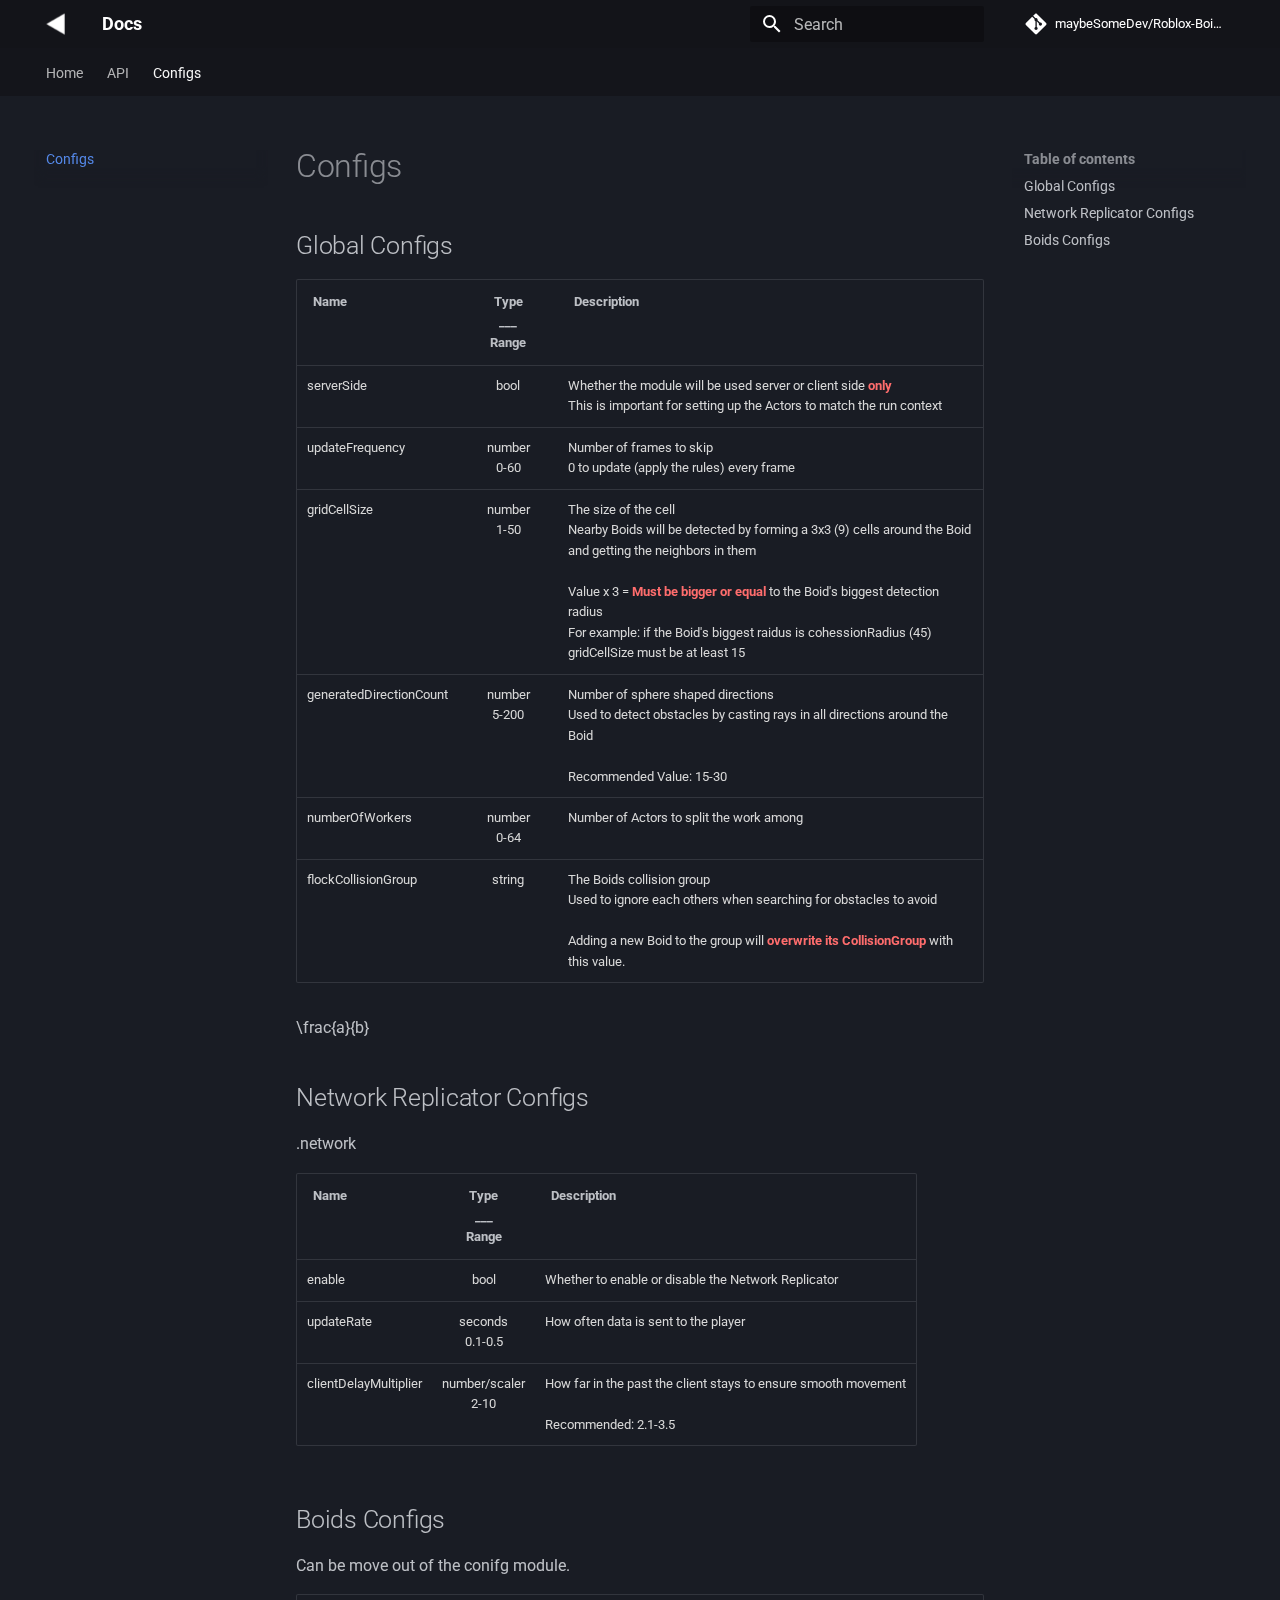
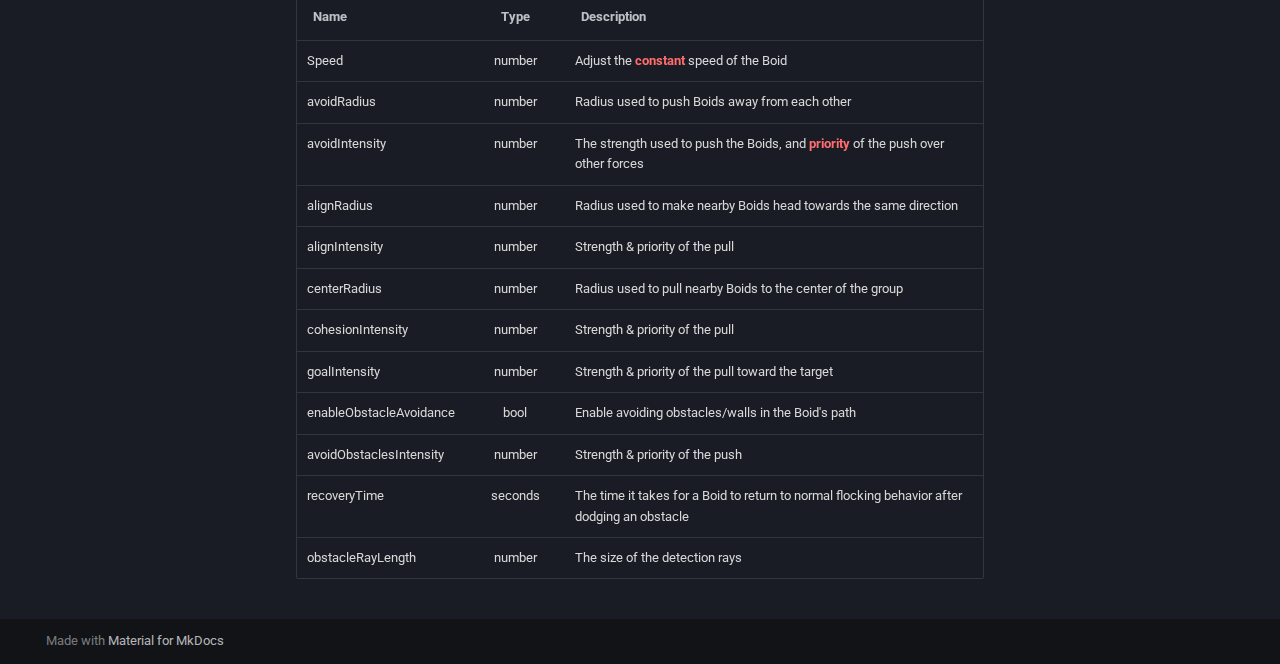
<file: configs/index.html>
<!doctype html>
<html lang="en" class="no-js">
  <head>
    
      <meta charset="utf-8">
      <meta name="viewport" content="width=device-width,initial-scale=1">
      
      
      
        <link rel="canonical" href="https://maybesomedev.github.io/Roblox-Boids-Implementation/configs/">
      
      
        <link rel="prev" href="../api/">
      
      
      
        
      
      
      <link rel="icon" href="../icon.png">
      <meta name="generator" content="mkdocs-1.6.1, mkdocs-material-9.7.1">
    
    
      
        <title>Configs - Docs</title>
      
    
    
      <link rel="stylesheet" href="../assets/stylesheets/main.484c7ddc.min.css">
      
        
        <link rel="stylesheet" href="../assets/stylesheets/palette.ab4e12ef.min.css">
      
      


    
    
      
    
    
      
        
        
        <link rel="preconnect" href="https://fonts.gstatic.com" crossorigin>
        <link rel="stylesheet" href="https://fonts.googleapis.com/css?family=Roboto:300,300i,400,400i,700,700i%7CRoboto+Mono:400,400i,700,700i&display=fallback">
        <style>:root{--md-text-font:"Roboto";--md-code-font:"Roboto Mono"}</style>
      
    
    
      <link rel="stylesheet" href="../extra.css">
    
    <script>__md_scope=new URL("..",location),__md_hash=e=>[...e].reduce(((e,_)=>(e<<5)-e+_.charCodeAt(0)),0),__md_get=(e,_=localStorage,t=__md_scope)=>JSON.parse(_.getItem(t.pathname+"."+e)),__md_set=(e,_,t=localStorage,a=__md_scope)=>{try{t.setItem(a.pathname+"."+e,JSON.stringify(_))}catch(e){}}</script>
    
      

    
    
  </head>
  
  
    
    
    
    
    
    <body dir="ltr" data-md-color-scheme="slate" data-md-color-primary="indigo" data-md-color-accent="indigo">
  
    
    <input class="md-toggle" data-md-toggle="drawer" type="checkbox" id="__drawer" autocomplete="off">
    <input class="md-toggle" data-md-toggle="search" type="checkbox" id="__search" autocomplete="off">
    <label class="md-overlay" for="__drawer"></label>
    <div data-md-component="skip">
      
        
        <a href="#global-configs" class="md-skip">
          Skip to content
        </a>
      
    </div>
    <div data-md-component="announce">
      
    </div>
    
    
      

<header class="md-header" data-md-component="header">
  <nav class="md-header__inner md-grid" aria-label="Header">
    <a href=".." title="Docs" class="md-header__button md-logo" aria-label="Docs" data-md-component="logo">
      
  <img src="../icon.png" alt="logo">

    </a>
    <label class="md-header__button md-icon" for="__drawer">
      
      <svg xmlns="http://www.w3.org/2000/svg" viewBox="0 0 24 24"><path d="M3 6h18v2H3zm0 5h18v2H3zm0 5h18v2H3z"/></svg>
    </label>
    <div class="md-header__title" data-md-component="header-title">
      <div class="md-header__ellipsis">
        <div class="md-header__topic">
          <span class="md-ellipsis">
            Docs
          </span>
        </div>
        <div class="md-header__topic" data-md-component="header-topic">
          <span class="md-ellipsis">
            
              Configs
            
          </span>
        </div>
      </div>
    </div>
    
      
    
    
    
    
      
      
        <label class="md-header__button md-icon" for="__search">
          
          <svg xmlns="http://www.w3.org/2000/svg" viewBox="0 0 24 24"><path d="M9.5 3A6.5 6.5 0 0 1 16 9.5c0 1.61-.59 3.09-1.56 4.23l.27.27h.79l5 5-1.5 1.5-5-5v-.79l-.27-.27A6.52 6.52 0 0 1 9.5 16 6.5 6.5 0 0 1 3 9.5 6.5 6.5 0 0 1 9.5 3m0 2C7 5 5 7 5 9.5S7 14 9.5 14 14 12 14 9.5 12 5 9.5 5"/></svg>
        </label>
        <div class="md-search" data-md-component="search" role="dialog">
  <label class="md-search__overlay" for="__search"></label>
  <div class="md-search__inner" role="search">
    <form class="md-search__form" name="search">
      <input type="text" class="md-search__input" name="query" aria-label="Search" placeholder="Search" autocapitalize="off" autocorrect="off" autocomplete="off" spellcheck="false" data-md-component="search-query" required>
      <label class="md-search__icon md-icon" for="__search">
        
        <svg xmlns="http://www.w3.org/2000/svg" viewBox="0 0 24 24"><path d="M9.5 3A6.5 6.5 0 0 1 16 9.5c0 1.61-.59 3.09-1.56 4.23l.27.27h.79l5 5-1.5 1.5-5-5v-.79l-.27-.27A6.52 6.52 0 0 1 9.5 16 6.5 6.5 0 0 1 3 9.5 6.5 6.5 0 0 1 9.5 3m0 2C7 5 5 7 5 9.5S7 14 9.5 14 14 12 14 9.5 12 5 9.5 5"/></svg>
        
        <svg xmlns="http://www.w3.org/2000/svg" viewBox="0 0 24 24"><path d="M20 11v2H8l5.5 5.5-1.42 1.42L4.16 12l7.92-7.92L13.5 5.5 8 11z"/></svg>
      </label>
      <nav class="md-search__options" aria-label="Search">
        
        <button type="reset" class="md-search__icon md-icon" title="Clear" aria-label="Clear" tabindex="-1">
          
          <svg xmlns="http://www.w3.org/2000/svg" viewBox="0 0 24 24"><path d="M19 6.41 17.59 5 12 10.59 6.41 5 5 6.41 10.59 12 5 17.59 6.41 19 12 13.41 17.59 19 19 17.59 13.41 12z"/></svg>
        </button>
      </nav>
      
    </form>
    <div class="md-search__output">
      <div class="md-search__scrollwrap" tabindex="0" data-md-scrollfix>
        <div class="md-search-result" data-md-component="search-result">
          <div class="md-search-result__meta">
            Initializing search
          </div>
          <ol class="md-search-result__list" role="presentation"></ol>
        </div>
      </div>
    </div>
  </div>
</div>
      
    
    
      <div class="md-header__source">
        <a href="https://github.com/maybeSomeDev/Roblox-Boids-Implementation" title="Go to repository" class="md-source" data-md-component="source">
  <div class="md-source__icon md-icon">
    
    <svg xmlns="http://www.w3.org/2000/svg" viewBox="0 0 448 512"><!--! Font Awesome Free 7.1.0 by @fontawesome - https://fontawesome.com License - https://fontawesome.com/license/free (Icons: CC BY 4.0, Fonts: SIL OFL 1.1, Code: MIT License) Copyright 2025 Fonticons, Inc.--><path d="M439.6 236.1 244 40.5c-5.4-5.5-12.8-8.5-20.4-8.5s-15 3-20.4 8.4L162.5 81l51.5 51.5c27.1-9.1 52.7 16.8 43.4 43.7l49.7 49.7c34.2-11.8 61.2 31 35.5 56.7-26.5 26.5-70.2-2.9-56-37.3L240.3 199v121.9c25.3 12.5 22.3 41.8 9.1 55-6.4 6.4-15.2 10.1-24.3 10.1s-17.8-3.6-24.3-10.1c-17.6-17.6-11.1-46.9 11.2-56v-123c-20.8-8.5-24.6-30.7-18.6-45L142.6 101 8.5 235.1C3 240.6 0 247.9 0 255.5s3 15 8.5 20.4l195.6 195.7c5.4 5.4 12.7 8.4 20.4 8.4s15-3 20.4-8.4l194.7-194.7c5.4-5.4 8.4-12.8 8.4-20.4s-3-15-8.4-20.4"/></svg>
  </div>
  <div class="md-source__repository">
    maybeSomeDev/Roblox-Boids-Implementation
  </div>
</a>
      </div>
    
  </nav>
  
</header>
    
    <div class="md-container" data-md-component="container">
      
      
        
          
            
<nav class="md-tabs" aria-label="Tabs" data-md-component="tabs">
  <div class="md-grid">
    <ul class="md-tabs__list">
      
        
  
  
  
  
    
    
      <li class="md-tabs__item">
        <a href=".." class="md-tabs__link">
          
  
  
  Home

        </a>
      </li>
    
  

      
        
  
  
  
  
    <li class="md-tabs__item">
      <a href="../api/" class="md-tabs__link">
        
  
  
    
  
  API

      </a>
    </li>
  

      
        
  
  
  
    
  
  
    <li class="md-tabs__item md-tabs__item--active">
      <a href="./" class="md-tabs__link">
        
  
  
    
  
  Configs

      </a>
    </li>
  

      
    </ul>
  </div>
</nav>
          
        
      
      <main class="md-main" data-md-component="main">
        <div class="md-main__inner md-grid">
          
            
              
              <div class="md-sidebar md-sidebar--primary" data-md-component="sidebar" data-md-type="navigation" >
                <div class="md-sidebar__scrollwrap">
                  <div class="md-sidebar__inner">
                    


  


<nav class="md-nav md-nav--primary md-nav--lifted" aria-label="Navigation" data-md-level="0">
  <label class="md-nav__title" for="__drawer">
    <a href=".." title="Docs" class="md-nav__button md-logo" aria-label="Docs" data-md-component="logo">
      
  <img src="../icon.png" alt="logo">

    </a>
    Docs
  </label>
  
    <div class="md-nav__source">
      <a href="https://github.com/maybeSomeDev/Roblox-Boids-Implementation" title="Go to repository" class="md-source" data-md-component="source">
  <div class="md-source__icon md-icon">
    
    <svg xmlns="http://www.w3.org/2000/svg" viewBox="0 0 448 512"><!--! Font Awesome Free 7.1.0 by @fontawesome - https://fontawesome.com License - https://fontawesome.com/license/free (Icons: CC BY 4.0, Fonts: SIL OFL 1.1, Code: MIT License) Copyright 2025 Fonticons, Inc.--><path d="M439.6 236.1 244 40.5c-5.4-5.5-12.8-8.5-20.4-8.5s-15 3-20.4 8.4L162.5 81l51.5 51.5c27.1-9.1 52.7 16.8 43.4 43.7l49.7 49.7c34.2-11.8 61.2 31 35.5 56.7-26.5 26.5-70.2-2.9-56-37.3L240.3 199v121.9c25.3 12.5 22.3 41.8 9.1 55-6.4 6.4-15.2 10.1-24.3 10.1s-17.8-3.6-24.3-10.1c-17.6-17.6-11.1-46.9 11.2-56v-123c-20.8-8.5-24.6-30.7-18.6-45L142.6 101 8.5 235.1C3 240.6 0 247.9 0 255.5s3 15 8.5 20.4l195.6 195.7c5.4 5.4 12.7 8.4 20.4 8.4s15-3 20.4-8.4l194.7-194.7c5.4-5.4 8.4-12.8 8.4-20.4s-3-15-8.4-20.4"/></svg>
  </div>
  <div class="md-source__repository">
    maybeSomeDev/Roblox-Boids-Implementation
  </div>
</a>
    </div>
  
  <ul class="md-nav__list" data-md-scrollfix>
    
      
      
  
  
  
  
    
    
    
    
      
      
    
    
    <li class="md-nav__item md-nav__item--nested">
      
        
        
        <input class="md-nav__toggle md-toggle " type="checkbox" id="__nav_1" >
        
          
          <label class="md-nav__link" for="__nav_1" id="__nav_1_label" tabindex="0">
            
  
  
  <span class="md-ellipsis">
    
  
    Home
  

    
  </span>
  
  

            <span class="md-nav__icon md-icon"></span>
          </label>
        
        <nav class="md-nav" data-md-level="1" aria-labelledby="__nav_1_label" aria-expanded="false">
          <label class="md-nav__title" for="__nav_1">
            <span class="md-nav__icon md-icon"></span>
            
  
    Home
  

          </label>
          <ul class="md-nav__list" data-md-scrollfix>
            
              
                
  
  
  
  
    <li class="md-nav__item">
      <a href=".." class="md-nav__link">
        
  
  
  <span class="md-ellipsis">
    
  
    Setup
  

    
  </span>
  
  

      </a>
    </li>
  

              
            
              
                
  
  
  
  
    <li class="md-nav__item">
      <a href="../post/" class="md-nav__link">
        
  
  
  <span class="md-ellipsis">
    
  
    Post
  

    
  </span>
  
  

      </a>
    </li>
  

              
            
          </ul>
        </nav>
      
    </li>
  

    
      
      
  
  
  
  
    <li class="md-nav__item">
      <a href="../api/" class="md-nav__link">
        
  
  
  <span class="md-ellipsis">
    
  
    API
  

    
  </span>
  
  

      </a>
    </li>
  

    
      
      
  
  
    
  
  
  
    <li class="md-nav__item md-nav__item--active">
      
      <input class="md-nav__toggle md-toggle" type="checkbox" id="__toc">
      
      
      
        <label class="md-nav__link md-nav__link--active" for="__toc">
          
  
  
  <span class="md-ellipsis">
    
  
    Configs
  

    
  </span>
  
  

          <span class="md-nav__icon md-icon"></span>
        </label>
      
      <a href="./" class="md-nav__link md-nav__link--active">
        
  
  
  <span class="md-ellipsis">
    
  
    Configs
  

    
  </span>
  
  

      </a>
      
        

<nav class="md-nav md-nav--secondary" aria-label="Table of contents">
  
  
  
  
    <label class="md-nav__title" for="__toc">
      <span class="md-nav__icon md-icon"></span>
      Table of contents
    </label>
    <ul class="md-nav__list" data-md-component="toc" data-md-scrollfix>
      
        <li class="md-nav__item">
  <a href="#global-configs" class="md-nav__link">
    <span class="md-ellipsis">
      
        Global Configs
      
    </span>
  </a>
  
</li>
      
        <li class="md-nav__item">
  <a href="#network-replicator-configs" class="md-nav__link">
    <span class="md-ellipsis">
      
        Network Replicator Configs
      
    </span>
  </a>
  
</li>
      
        <li class="md-nav__item">
  <a href="#boids-configs" class="md-nav__link">
    <span class="md-ellipsis">
      
        Boids Configs
      
    </span>
  </a>
  
</li>
      
    </ul>
  
</nav>
      
    </li>
  

    
  </ul>
</nav>
                  </div>
                </div>
              </div>
            
            
              
              <div class="md-sidebar md-sidebar--secondary" data-md-component="sidebar" data-md-type="toc" >
                <div class="md-sidebar__scrollwrap">
                  <div class="md-sidebar__inner">
                    

<nav class="md-nav md-nav--secondary" aria-label="Table of contents">
  
  
  
  
    <label class="md-nav__title" for="__toc">
      <span class="md-nav__icon md-icon"></span>
      Table of contents
    </label>
    <ul class="md-nav__list" data-md-component="toc" data-md-scrollfix>
      
        <li class="md-nav__item">
  <a href="#global-configs" class="md-nav__link">
    <span class="md-ellipsis">
      
        Global Configs
      
    </span>
  </a>
  
</li>
      
        <li class="md-nav__item">
  <a href="#network-replicator-configs" class="md-nav__link">
    <span class="md-ellipsis">
      
        Network Replicator Configs
      
    </span>
  </a>
  
</li>
      
        <li class="md-nav__item">
  <a href="#boids-configs" class="md-nav__link">
    <span class="md-ellipsis">
      
        Boids Configs
      
    </span>
  </a>
  
</li>
      
    </ul>
  
</nav>
                  </div>
                </div>
              </div>
            
          
          
            <div class="md-content" data-md-component="content">
              
              <article class="md-content__inner md-typeset">
                
                  


  
  


  <h1>Configs</h1>

<h2 id="global-configs">Global Configs</h2>
<table>
<thead>
<tr>
<th>Name</th>
<th style="text-align: center;">Type<br>___<br>Range</th>
<th>Description</th>
</tr>
</thead>
<tbody>
<tr>
<td>serverSide</td>
<td style="text-align: center;">bool</td>
<td>Whether the module will be used server or client side <strong>only</strong><br>This is important for setting up the Actors to match the run context</td>
</tr>
<tr>
<td>updateFrequency</td>
<td style="text-align: center;">number<br>0-60</td>
<td>Number of frames to skip<br>0 to update (apply the rules) every frame</td>
</tr>
<tr>
<td>gridCellSize</td>
<td style="text-align: center;">number<br>1-50</td>
<td>The size of the cell<br>Nearby Boids will be detected by forming a 3x3 (9) cells around the Boid and getting the neighbors in them<br><br>Value x 3 = <strong>Must be bigger or equal</strong> to the Boid's biggest detection radius<br>For example: if the Boid's biggest raidus is cohessionRadius (45) gridCellSize must be at least 15</td>
</tr>
<tr>
<td>generatedDirectionCount</td>
<td style="text-align: center;">number<br>5-200</td>
<td>Number of sphere shaped directions<br>Used to detect obstacles by casting rays in all directions around the Boid<br><br>Recommended Value: 15-30</td>
</tr>
<tr>
<td>numberOfWorkers</td>
<td style="text-align: center;">number<br>0-64</td>
<td>Number of Actors to split the work among</td>
</tr>
<tr>
<td>flockCollisionGroup</td>
<td style="text-align: center;">string</td>
<td>The Boids collision group<br>Used to ignore each others when searching for obstacles to avoid<br><br>Adding a new Boid to the group will <strong>overwrite its CollisionGroup</strong> with this value.</td>
</tr>
</tbody>
</table>
<p>\frac{a}{b}</p>
<h2 id="network-replicator-configs">Network Replicator Configs</h2>
<p>.network</p>
<table>
<thead>
<tr>
<th style="text-align: left;">Name</th>
<th style="text-align: center;">Type<br>___<br>Range</th>
<th style="text-align: left;">Description</th>
</tr>
</thead>
<tbody>
<tr>
<td style="text-align: left;">enable</td>
<td style="text-align: center;">bool</td>
<td style="text-align: left;">Whether to enable or disable the Network Replicator</td>
</tr>
<tr>
<td style="text-align: left;">updateRate</td>
<td style="text-align: center;">seconds<br>0.1-0.5</td>
<td style="text-align: left;">How often data is sent to the player</td>
</tr>
<tr>
<td style="text-align: left;">clientDelayMultiplier</td>
<td style="text-align: center;">number/scaler<br>2-10</td>
<td style="text-align: left;">How far in the past the client stays to ensure smooth movement <br><br> Recommended: 2.1-3.5</td>
</tr>
</tbody>
</table>
<h2 id="boids-configs">Boids Configs</h2>
<p>Can be move out of the conifg module.</p>
<table>
<thead>
<tr>
<th style="text-align: left;">Name</th>
<th style="text-align: center;">Type</th>
<th style="text-align: left;">Description</th>
</tr>
</thead>
<tbody>
<tr>
<td style="text-align: left;">Speed</td>
<td style="text-align: center;">number</td>
<td style="text-align: left;">Adjust the <strong>constant</strong> speed of the Boid</td>
</tr>
<tr>
<td style="text-align: left;">avoidRadius</td>
<td style="text-align: center;">number</td>
<td style="text-align: left;">Radius used to push Boids away from each other</td>
</tr>
<tr>
<td style="text-align: left;">avoidIntensity</td>
<td style="text-align: center;">number</td>
<td style="text-align: left;">The strength used to push the Boids, and <strong>priority</strong> of the push over other forces</td>
</tr>
<tr>
<td style="text-align: left;">alignRadius</td>
<td style="text-align: center;">number</td>
<td style="text-align: left;">Radius used to make nearby Boids head towards the same direction</td>
</tr>
<tr>
<td style="text-align: left;">alignIntensity</td>
<td style="text-align: center;">number</td>
<td style="text-align: left;">Strength &amp; priority of the pull</td>
</tr>
<tr>
<td style="text-align: left;">centerRadius</td>
<td style="text-align: center;">number</td>
<td style="text-align: left;">Radius used to pull nearby Boids to the center of the group</td>
</tr>
<tr>
<td style="text-align: left;">cohesionIntensity</td>
<td style="text-align: center;">number</td>
<td style="text-align: left;">Strength &amp; priority of the pull</td>
</tr>
<tr>
<td style="text-align: left;">goalIntensity</td>
<td style="text-align: center;">number</td>
<td style="text-align: left;">Strength &amp; priority of the pull toward the target</td>
</tr>
<tr>
<td style="text-align: left;">enableObstacleAvoidance</td>
<td style="text-align: center;">bool</td>
<td style="text-align: left;">Enable avoiding obstacles/walls in the Boid's path</td>
</tr>
<tr>
<td style="text-align: left;">avoidObstaclesIntensity</td>
<td style="text-align: center;">number</td>
<td style="text-align: left;">Strength &amp; priority of the push</td>
</tr>
<tr>
<td style="text-align: left;">recoveryTime</td>
<td style="text-align: center;">seconds</td>
<td style="text-align: left;">The time it takes for a Boid to return to normal flocking behavior after dodging an obstacle</td>
</tr>
<tr>
<td style="text-align: left;">obstacleRayLength</td>
<td style="text-align: center;">number</td>
<td style="text-align: left;">The size of the detection rays</td>
</tr>
</tbody>
</table>












                
              </article>
            </div>
          
          
<script>var target=document.getElementById(location.hash.slice(1));target&&target.name&&(target.checked=target.name.startsWith("__tabbed_"))</script>
        </div>
        
      </main>
      
        <footer class="md-footer">
  
  <div class="md-footer-meta md-typeset">
    <div class="md-footer-meta__inner md-grid">
      <div class="md-copyright">
  
  
    Made with
    <a href="https://squidfunk.github.io/mkdocs-material/" target="_blank" rel="noopener">
      Material for MkDocs
    </a>
  
</div>
      
    </div>
  </div>
</footer>
      
    </div>
    <div class="md-dialog" data-md-component="dialog">
      <div class="md-dialog__inner md-typeset"></div>
    </div>
    
    
    
      
      
      <script id="__config" type="application/json">{"annotate": null, "base": "..", "features": ["navigation.tabs", "content.code.copy"], "search": "../assets/javascripts/workers/search.2c215733.min.js", "tags": null, "translations": {"clipboard.copied": "Copied to clipboard", "clipboard.copy": "Copy to clipboard", "search.result.more.one": "1 more on this page", "search.result.more.other": "# more on this page", "search.result.none": "No matching documents", "search.result.one": "1 matching document", "search.result.other": "# matching documents", "search.result.placeholder": "Type to start searching", "search.result.term.missing": "Missing", "select.version": "Select version"}, "version": null}</script>
    
    
      <script src="../assets/javascripts/bundle.79ae519e.min.js"></script>
      
    
  </body>
</html>
</file>
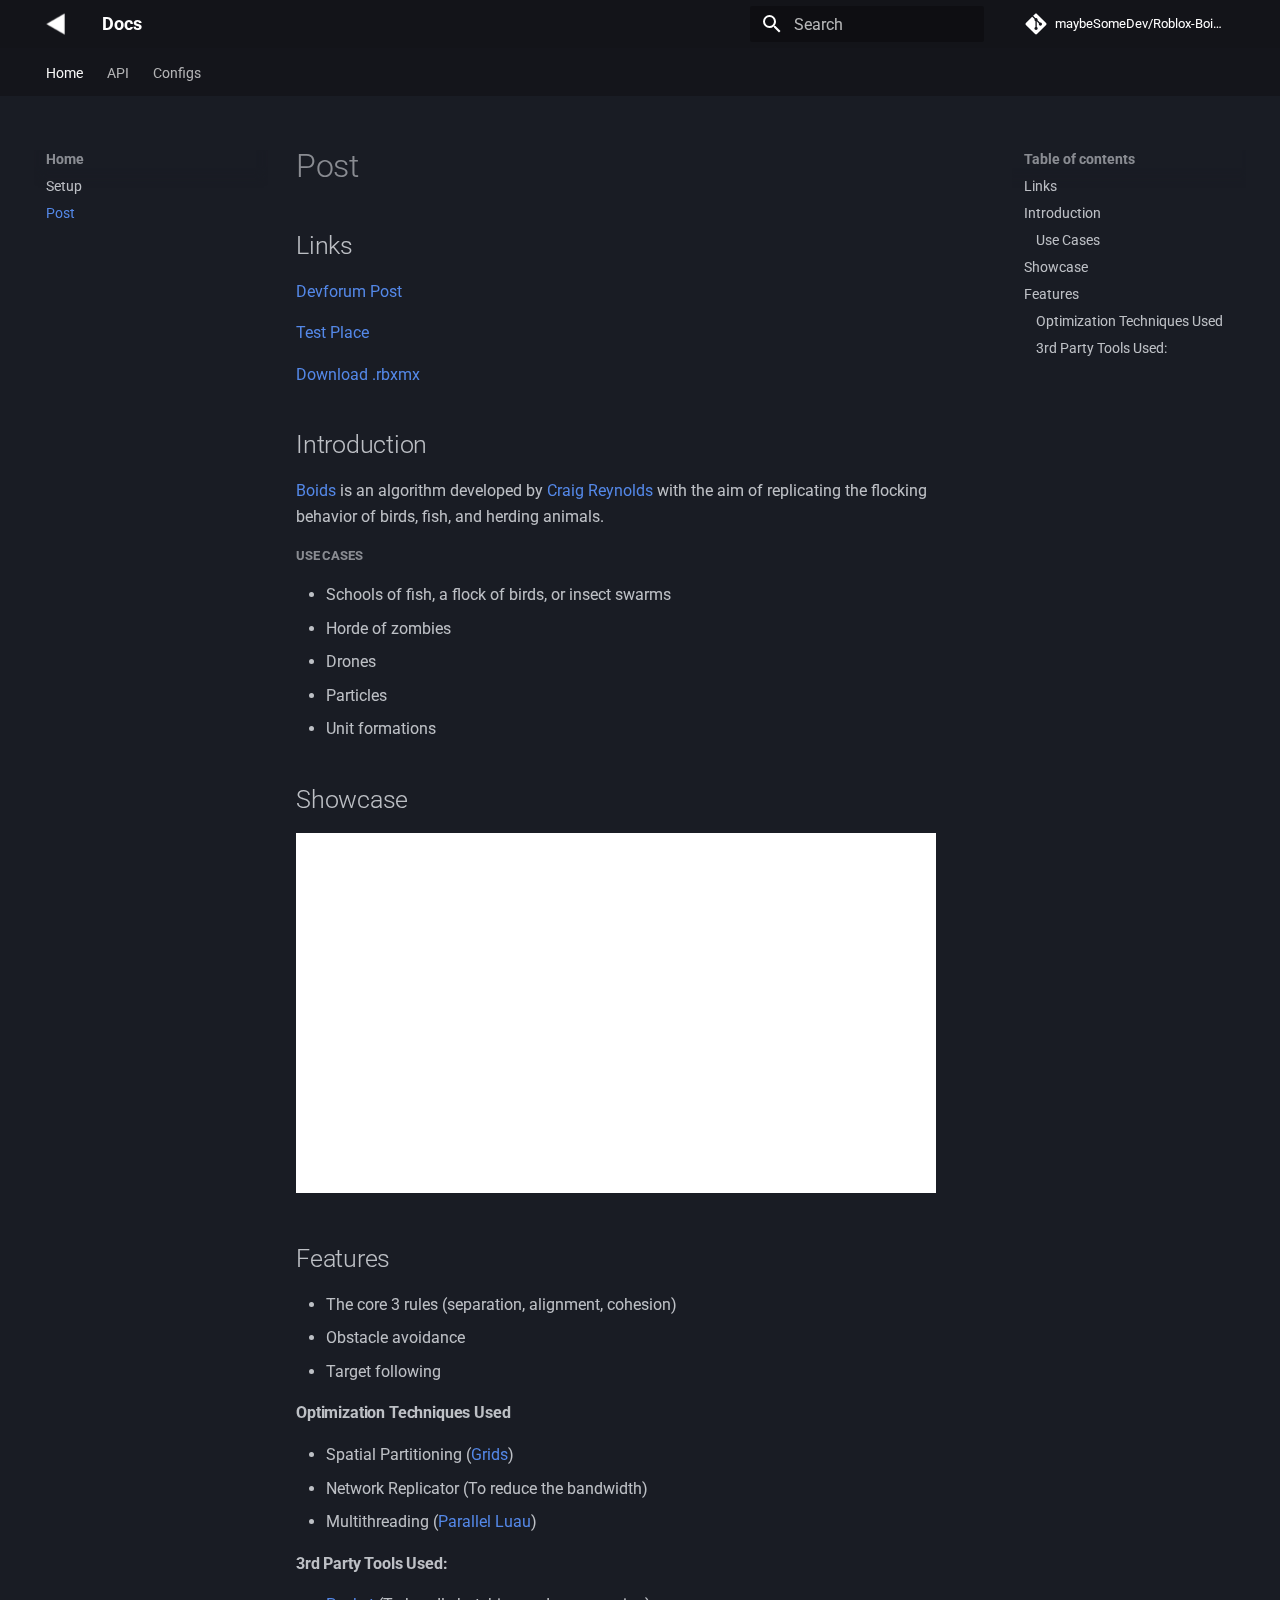
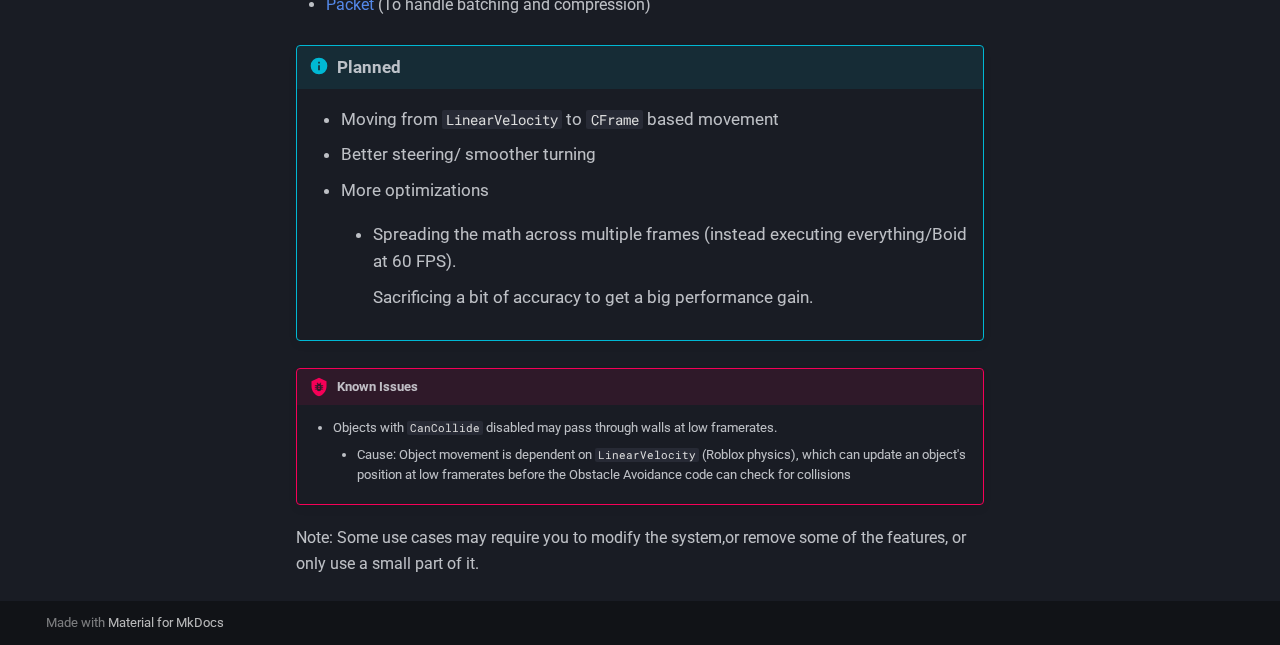
<file: post/index.html>
<!doctype html>
<html lang="en" class="no-js">
  <head>
    
      <meta charset="utf-8">
      <meta name="viewport" content="width=device-width,initial-scale=1">
      
      
      
        <link rel="canonical" href="https://maybesomedev.github.io/Roblox-Boids-Implementation/post/">
      
      
        <link rel="prev" href="..">
      
      
        <link rel="next" href="../api/">
      
      
        
      
      
      <link rel="icon" href="../icon.png">
      <meta name="generator" content="mkdocs-1.6.1, mkdocs-material-9.7.1">
    
    
      
        <title>Post - Docs</title>
      
    
    
      <link rel="stylesheet" href="../assets/stylesheets/main.484c7ddc.min.css">
      
        
        <link rel="stylesheet" href="../assets/stylesheets/palette.ab4e12ef.min.css">
      
      


    
    
      
    
    
      
        
        
        <link rel="preconnect" href="https://fonts.gstatic.com" crossorigin>
        <link rel="stylesheet" href="https://fonts.googleapis.com/css?family=Roboto:300,300i,400,400i,700,700i%7CRoboto+Mono:400,400i,700,700i&display=fallback">
        <style>:root{--md-text-font:"Roboto";--md-code-font:"Roboto Mono"}</style>
      
    
    
      <link rel="stylesheet" href="../extra.css">
    
    <script>__md_scope=new URL("..",location),__md_hash=e=>[...e].reduce(((e,_)=>(e<<5)-e+_.charCodeAt(0)),0),__md_get=(e,_=localStorage,t=__md_scope)=>JSON.parse(_.getItem(t.pathname+"."+e)),__md_set=(e,_,t=localStorage,a=__md_scope)=>{try{t.setItem(a.pathname+"."+e,JSON.stringify(_))}catch(e){}}</script>
    
      

    
    
  </head>
  
  
    
    
    
    
    
    <body dir="ltr" data-md-color-scheme="slate" data-md-color-primary="indigo" data-md-color-accent="indigo">
  
    
    <input class="md-toggle" data-md-toggle="drawer" type="checkbox" id="__drawer" autocomplete="off">
    <input class="md-toggle" data-md-toggle="search" type="checkbox" id="__search" autocomplete="off">
    <label class="md-overlay" for="__drawer"></label>
    <div data-md-component="skip">
      
        
        <a href="#links" class="md-skip">
          Skip to content
        </a>
      
    </div>
    <div data-md-component="announce">
      
    </div>
    
    
      

<header class="md-header" data-md-component="header">
  <nav class="md-header__inner md-grid" aria-label="Header">
    <a href=".." title="Docs" class="md-header__button md-logo" aria-label="Docs" data-md-component="logo">
      
  <img src="../icon.png" alt="logo">

    </a>
    <label class="md-header__button md-icon" for="__drawer">
      
      <svg xmlns="http://www.w3.org/2000/svg" viewBox="0 0 24 24"><path d="M3 6h18v2H3zm0 5h18v2H3zm0 5h18v2H3z"/></svg>
    </label>
    <div class="md-header__title" data-md-component="header-title">
      <div class="md-header__ellipsis">
        <div class="md-header__topic">
          <span class="md-ellipsis">
            Docs
          </span>
        </div>
        <div class="md-header__topic" data-md-component="header-topic">
          <span class="md-ellipsis">
            
              Post
            
          </span>
        </div>
      </div>
    </div>
    
      
    
    
    
    
      
      
        <label class="md-header__button md-icon" for="__search">
          
          <svg xmlns="http://www.w3.org/2000/svg" viewBox="0 0 24 24"><path d="M9.5 3A6.5 6.5 0 0 1 16 9.5c0 1.61-.59 3.09-1.56 4.23l.27.27h.79l5 5-1.5 1.5-5-5v-.79l-.27-.27A6.52 6.52 0 0 1 9.5 16 6.5 6.5 0 0 1 3 9.5 6.5 6.5 0 0 1 9.5 3m0 2C7 5 5 7 5 9.5S7 14 9.5 14 14 12 14 9.5 12 5 9.5 5"/></svg>
        </label>
        <div class="md-search" data-md-component="search" role="dialog">
  <label class="md-search__overlay" for="__search"></label>
  <div class="md-search__inner" role="search">
    <form class="md-search__form" name="search">
      <input type="text" class="md-search__input" name="query" aria-label="Search" placeholder="Search" autocapitalize="off" autocorrect="off" autocomplete="off" spellcheck="false" data-md-component="search-query" required>
      <label class="md-search__icon md-icon" for="__search">
        
        <svg xmlns="http://www.w3.org/2000/svg" viewBox="0 0 24 24"><path d="M9.5 3A6.5 6.5 0 0 1 16 9.5c0 1.61-.59 3.09-1.56 4.23l.27.27h.79l5 5-1.5 1.5-5-5v-.79l-.27-.27A6.52 6.52 0 0 1 9.5 16 6.5 6.5 0 0 1 3 9.5 6.5 6.5 0 0 1 9.5 3m0 2C7 5 5 7 5 9.5S7 14 9.5 14 14 12 14 9.5 12 5 9.5 5"/></svg>
        
        <svg xmlns="http://www.w3.org/2000/svg" viewBox="0 0 24 24"><path d="M20 11v2H8l5.5 5.5-1.42 1.42L4.16 12l7.92-7.92L13.5 5.5 8 11z"/></svg>
      </label>
      <nav class="md-search__options" aria-label="Search">
        
        <button type="reset" class="md-search__icon md-icon" title="Clear" aria-label="Clear" tabindex="-1">
          
          <svg xmlns="http://www.w3.org/2000/svg" viewBox="0 0 24 24"><path d="M19 6.41 17.59 5 12 10.59 6.41 5 5 6.41 10.59 12 5 17.59 6.41 19 12 13.41 17.59 19 19 17.59 13.41 12z"/></svg>
        </button>
      </nav>
      
    </form>
    <div class="md-search__output">
      <div class="md-search__scrollwrap" tabindex="0" data-md-scrollfix>
        <div class="md-search-result" data-md-component="search-result">
          <div class="md-search-result__meta">
            Initializing search
          </div>
          <ol class="md-search-result__list" role="presentation"></ol>
        </div>
      </div>
    </div>
  </div>
</div>
      
    
    
      <div class="md-header__source">
        <a href="https://github.com/maybeSomeDev/Roblox-Boids-Implementation" title="Go to repository" class="md-source" data-md-component="source">
  <div class="md-source__icon md-icon">
    
    <svg xmlns="http://www.w3.org/2000/svg" viewBox="0 0 448 512"><!--! Font Awesome Free 7.1.0 by @fontawesome - https://fontawesome.com License - https://fontawesome.com/license/free (Icons: CC BY 4.0, Fonts: SIL OFL 1.1, Code: MIT License) Copyright 2025 Fonticons, Inc.--><path d="M439.6 236.1 244 40.5c-5.4-5.5-12.8-8.5-20.4-8.5s-15 3-20.4 8.4L162.5 81l51.5 51.5c27.1-9.1 52.7 16.8 43.4 43.7l49.7 49.7c34.2-11.8 61.2 31 35.5 56.7-26.5 26.5-70.2-2.9-56-37.3L240.3 199v121.9c25.3 12.5 22.3 41.8 9.1 55-6.4 6.4-15.2 10.1-24.3 10.1s-17.8-3.6-24.3-10.1c-17.6-17.6-11.1-46.9 11.2-56v-123c-20.8-8.5-24.6-30.7-18.6-45L142.6 101 8.5 235.1C3 240.6 0 247.9 0 255.5s3 15 8.5 20.4l195.6 195.7c5.4 5.4 12.7 8.4 20.4 8.4s15-3 20.4-8.4l194.7-194.7c5.4-5.4 8.4-12.8 8.4-20.4s-3-15-8.4-20.4"/></svg>
  </div>
  <div class="md-source__repository">
    maybeSomeDev/Roblox-Boids-Implementation
  </div>
</a>
      </div>
    
  </nav>
  
</header>
    
    <div class="md-container" data-md-component="container">
      
      
        
          
            
<nav class="md-tabs" aria-label="Tabs" data-md-component="tabs">
  <div class="md-grid">
    <ul class="md-tabs__list">
      
        
  
  
  
    
  
  
    
    
      <li class="md-tabs__item md-tabs__item--active">
        <a href=".." class="md-tabs__link">
          
  
  
  Home

        </a>
      </li>
    
  

      
        
  
  
  
  
    <li class="md-tabs__item">
      <a href="../api/" class="md-tabs__link">
        
  
  
    
  
  API

      </a>
    </li>
  

      
        
  
  
  
  
    <li class="md-tabs__item">
      <a href="../configs/" class="md-tabs__link">
        
  
  
    
  
  Configs

      </a>
    </li>
  

      
    </ul>
  </div>
</nav>
          
        
      
      <main class="md-main" data-md-component="main">
        <div class="md-main__inner md-grid">
          
            
              
              <div class="md-sidebar md-sidebar--primary" data-md-component="sidebar" data-md-type="navigation" >
                <div class="md-sidebar__scrollwrap">
                  <div class="md-sidebar__inner">
                    


  


<nav class="md-nav md-nav--primary md-nav--lifted" aria-label="Navigation" data-md-level="0">
  <label class="md-nav__title" for="__drawer">
    <a href=".." title="Docs" class="md-nav__button md-logo" aria-label="Docs" data-md-component="logo">
      
  <img src="../icon.png" alt="logo">

    </a>
    Docs
  </label>
  
    <div class="md-nav__source">
      <a href="https://github.com/maybeSomeDev/Roblox-Boids-Implementation" title="Go to repository" class="md-source" data-md-component="source">
  <div class="md-source__icon md-icon">
    
    <svg xmlns="http://www.w3.org/2000/svg" viewBox="0 0 448 512"><!--! Font Awesome Free 7.1.0 by @fontawesome - https://fontawesome.com License - https://fontawesome.com/license/free (Icons: CC BY 4.0, Fonts: SIL OFL 1.1, Code: MIT License) Copyright 2025 Fonticons, Inc.--><path d="M439.6 236.1 244 40.5c-5.4-5.5-12.8-8.5-20.4-8.5s-15 3-20.4 8.4L162.5 81l51.5 51.5c27.1-9.1 52.7 16.8 43.4 43.7l49.7 49.7c34.2-11.8 61.2 31 35.5 56.7-26.5 26.5-70.2-2.9-56-37.3L240.3 199v121.9c25.3 12.5 22.3 41.8 9.1 55-6.4 6.4-15.2 10.1-24.3 10.1s-17.8-3.6-24.3-10.1c-17.6-17.6-11.1-46.9 11.2-56v-123c-20.8-8.5-24.6-30.7-18.6-45L142.6 101 8.5 235.1C3 240.6 0 247.9 0 255.5s3 15 8.5 20.4l195.6 195.7c5.4 5.4 12.7 8.4 20.4 8.4s15-3 20.4-8.4l194.7-194.7c5.4-5.4 8.4-12.8 8.4-20.4s-3-15-8.4-20.4"/></svg>
  </div>
  <div class="md-source__repository">
    maybeSomeDev/Roblox-Boids-Implementation
  </div>
</a>
    </div>
  
  <ul class="md-nav__list" data-md-scrollfix>
    
      
      
  
  
    
  
  
  
    
    
    
    
      
        
        
      
      
    
    
    <li class="md-nav__item md-nav__item--active md-nav__item--section md-nav__item--nested">
      
        
        
        <input class="md-nav__toggle md-toggle " type="checkbox" id="__nav_1" checked>
        
          
          <label class="md-nav__link" for="__nav_1" id="__nav_1_label" tabindex="">
            
  
  
  <span class="md-ellipsis">
    
  
    Home
  

    
  </span>
  
  

            <span class="md-nav__icon md-icon"></span>
          </label>
        
        <nav class="md-nav" data-md-level="1" aria-labelledby="__nav_1_label" aria-expanded="true">
          <label class="md-nav__title" for="__nav_1">
            <span class="md-nav__icon md-icon"></span>
            
  
    Home
  

          </label>
          <ul class="md-nav__list" data-md-scrollfix>
            
              
                
  
  
  
  
    <li class="md-nav__item">
      <a href=".." class="md-nav__link">
        
  
  
  <span class="md-ellipsis">
    
  
    Setup
  

    
  </span>
  
  

      </a>
    </li>
  

              
            
              
                
  
  
    
  
  
  
    <li class="md-nav__item md-nav__item--active">
      
      <input class="md-nav__toggle md-toggle" type="checkbox" id="__toc">
      
      
      
        <label class="md-nav__link md-nav__link--active" for="__toc">
          
  
  
  <span class="md-ellipsis">
    
  
    Post
  

    
  </span>
  
  

          <span class="md-nav__icon md-icon"></span>
        </label>
      
      <a href="./" class="md-nav__link md-nav__link--active">
        
  
  
  <span class="md-ellipsis">
    
  
    Post
  

    
  </span>
  
  

      </a>
      
        

<nav class="md-nav md-nav--secondary" aria-label="Table of contents">
  
  
  
  
    <label class="md-nav__title" for="__toc">
      <span class="md-nav__icon md-icon"></span>
      Table of contents
    </label>
    <ul class="md-nav__list" data-md-component="toc" data-md-scrollfix>
      
        <li class="md-nav__item">
  <a href="#links" class="md-nav__link">
    <span class="md-ellipsis">
      
        Links
      
    </span>
  </a>
  
</li>
      
        <li class="md-nav__item">
  <a href="#introduction" class="md-nav__link">
    <span class="md-ellipsis">
      
        Introduction
      
    </span>
  </a>
  
    <nav class="md-nav" aria-label="Introduction">
      <ul class="md-nav__list">
        
          <li class="md-nav__item">
  <a href="#use-cases" class="md-nav__link">
    <span class="md-ellipsis">
      
        Use Cases
      
    </span>
  </a>
  
</li>
        
      </ul>
    </nav>
  
</li>
      
        <li class="md-nav__item">
  <a href="#showcase" class="md-nav__link">
    <span class="md-ellipsis">
      
        Showcase
      
    </span>
  </a>
  
</li>
      
        <li class="md-nav__item">
  <a href="#features" class="md-nav__link">
    <span class="md-ellipsis">
      
        Features
      
    </span>
  </a>
  
    <nav class="md-nav" aria-label="Features">
      <ul class="md-nav__list">
        
          <li class="md-nav__item">
  <a href="#optimization-techniques-used" class="md-nav__link">
    <span class="md-ellipsis">
      
        Optimization Techniques Used
      
    </span>
  </a>
  
</li>
        
          <li class="md-nav__item">
  <a href="#3rd-party-tools-used" class="md-nav__link">
    <span class="md-ellipsis">
      
        3rd Party Tools Used:
      
    </span>
  </a>
  
</li>
        
      </ul>
    </nav>
  
</li>
      
    </ul>
  
</nav>
      
    </li>
  

              
            
          </ul>
        </nav>
      
    </li>
  

    
      
      
  
  
  
  
    <li class="md-nav__item">
      <a href="../api/" class="md-nav__link">
        
  
  
  <span class="md-ellipsis">
    
  
    API
  

    
  </span>
  
  

      </a>
    </li>
  

    
      
      
  
  
  
  
    <li class="md-nav__item">
      <a href="../configs/" class="md-nav__link">
        
  
  
  <span class="md-ellipsis">
    
  
    Configs
  

    
  </span>
  
  

      </a>
    </li>
  

    
  </ul>
</nav>
                  </div>
                </div>
              </div>
            
            
              
              <div class="md-sidebar md-sidebar--secondary" data-md-component="sidebar" data-md-type="toc" >
                <div class="md-sidebar__scrollwrap">
                  <div class="md-sidebar__inner">
                    

<nav class="md-nav md-nav--secondary" aria-label="Table of contents">
  
  
  
  
    <label class="md-nav__title" for="__toc">
      <span class="md-nav__icon md-icon"></span>
      Table of contents
    </label>
    <ul class="md-nav__list" data-md-component="toc" data-md-scrollfix>
      
        <li class="md-nav__item">
  <a href="#links" class="md-nav__link">
    <span class="md-ellipsis">
      
        Links
      
    </span>
  </a>
  
</li>
      
        <li class="md-nav__item">
  <a href="#introduction" class="md-nav__link">
    <span class="md-ellipsis">
      
        Introduction
      
    </span>
  </a>
  
    <nav class="md-nav" aria-label="Introduction">
      <ul class="md-nav__list">
        
          <li class="md-nav__item">
  <a href="#use-cases" class="md-nav__link">
    <span class="md-ellipsis">
      
        Use Cases
      
    </span>
  </a>
  
</li>
        
      </ul>
    </nav>
  
</li>
      
        <li class="md-nav__item">
  <a href="#showcase" class="md-nav__link">
    <span class="md-ellipsis">
      
        Showcase
      
    </span>
  </a>
  
</li>
      
        <li class="md-nav__item">
  <a href="#features" class="md-nav__link">
    <span class="md-ellipsis">
      
        Features
      
    </span>
  </a>
  
    <nav class="md-nav" aria-label="Features">
      <ul class="md-nav__list">
        
          <li class="md-nav__item">
  <a href="#optimization-techniques-used" class="md-nav__link">
    <span class="md-ellipsis">
      
        Optimization Techniques Used
      
    </span>
  </a>
  
</li>
        
          <li class="md-nav__item">
  <a href="#3rd-party-tools-used" class="md-nav__link">
    <span class="md-ellipsis">
      
        3rd Party Tools Used:
      
    </span>
  </a>
  
</li>
        
      </ul>
    </nav>
  
</li>
      
    </ul>
  
</nav>
                  </div>
                </div>
              </div>
            
          
          
            <div class="md-content" data-md-component="content">
              
              <article class="md-content__inner md-typeset">
                
                  


  
  


  <h1>Post</h1>

<h2 id="links">Links</h2>
<p><a href="https://github.com/maybeSomeDev/Roblox-Boids-Implementation">Devforum Post</a></p>
<p><a href="https://www.roblox.com/games/111714118557618" title="Uncopylocked">Test Place</a></p>
<p><a href="https://github.com/maybeSomeDev/Roblox-Boids-Implementation/releases/latest/download/FlockManager.rbxmx">Download .rbxmx</a></p>
<h2 id="introduction">Introduction</h2>
<p><a href="https://en.wikipedia.org/wiki/Boids">Boids</a> is an algorithm developed by <a href="https://en.wikipedia.org/wiki/Craig_Reynolds_(computer_graphics)">Craig Reynolds</a> with the aim of replicating the flocking behavior of birds, fish, and herding animals.</p>
<h5 id="use-cases">Use Cases</h5>
<ul>
<li>Schools of fish, a flock of birds, or insect swarms</li>
<li>Horde of zombies</li>
<li>Drones</li>
<li>Particles</li>
<li>Unit formations</li>
</ul>
<h2 id="showcase">Showcase</h2>
<iframe width="640" height="360" src="https://www.youtube.com/embed/SJ3V-Il7UO4" title="Roblox Boids Showcase" frameborder="0" allow="accelerometer; autoplay; clipboard-write; encrypted-media; gyroscope; picture-in-picture; web-share" referrerpolicy="strict-origin-when-cross-origin" allowfullscreen></iframe>

<h2 id="features">Features</h2>
<ul>
<li>The core 3 rules (separation, alignment, cohesion)</li>
<li>Obstacle avoidance</li>
<li>Target following</li>
</ul>
<h4 id="optimization-techniques-used">Optimization Techniques Used</h4>
<ul>
<li>Spatial Partitioning (<a href="https://gameprogrammingpatterns.com/spatial-partition.html">Grids</a>)</li>
<li>Network Replicator (To reduce the bandwidth)</li>
<li>Multithreading (<a href="https://create.roblox.com/docs/scripting/multithreading">Parallel Luau</a>)</li>
</ul>
<h4 id="3rd-party-tools-used">3rd Party Tools Used:</h4>
<ul>
<li><a href="https://devforum.roblox.com/t/packet-networking-library/3573907">Packet</a> (To handle batching and compression)</li>
</ul>
<div class="admonition info">
<p class="admonition-title">Planned</p>
<ul>
<li>Moving from <code>LinearVelocity</code> to <code>CFrame</code> based movement</li>
<li>Better steering/ smoother turning</li>
<li>More optimizations <ul>
<li>
<p>Spreading the math across multiple frames (instead executing everything/Boid at 60 FPS).</p>
<p>Sacrificing a bit of accuracy to get a big performance gain.</p>
</li>
</ul>
</li>
</ul>
</div>
<div class="admonition bug">
<p class="admonition-title">Known Issues</p>
<ul>
<li>Objects with <code>CanCollide</code> disabled may pass through walls at low framerates.<ul>
<li>Cause: Object movement is dependent on <code>LinearVelocity</code> (Roblox physics), which can update an object's position at low framerates before the Obstacle Avoidance code can check for collisions</li>
</ul>
</li>
</ul>
</div>
<p>Note: Some use cases may require you to modify the system,or remove some of the features, or only use a small part of it.</p>












                
              </article>
            </div>
          
          
<script>var target=document.getElementById(location.hash.slice(1));target&&target.name&&(target.checked=target.name.startsWith("__tabbed_"))</script>
        </div>
        
      </main>
      
        <footer class="md-footer">
  
  <div class="md-footer-meta md-typeset">
    <div class="md-footer-meta__inner md-grid">
      <div class="md-copyright">
  
  
    Made with
    <a href="https://squidfunk.github.io/mkdocs-material/" target="_blank" rel="noopener">
      Material for MkDocs
    </a>
  
</div>
      
    </div>
  </div>
</footer>
      
    </div>
    <div class="md-dialog" data-md-component="dialog">
      <div class="md-dialog__inner md-typeset"></div>
    </div>
    
    
    
      
      
      <script id="__config" type="application/json">{"annotate": null, "base": "..", "features": ["navigation.tabs", "content.code.copy"], "search": "../assets/javascripts/workers/search.2c215733.min.js", "tags": null, "translations": {"clipboard.copied": "Copied to clipboard", "clipboard.copy": "Copy to clipboard", "search.result.more.one": "1 more on this page", "search.result.more.other": "# more on this page", "search.result.none": "No matching documents", "search.result.one": "1 matching document", "search.result.other": "# matching documents", "search.result.placeholder": "Type to start searching", "search.result.term.missing": "Missing", "select.version": "Select version"}, "version": null}</script>
    
    
      <script src="../assets/javascripts/bundle.79ae519e.min.js"></script>
      
    
  </body>
</html>
</file>
<file: extra.css>
/* Main page theme */
[data-md-color-scheme="slate"] {
    --md-primary-fg-color: rgba(19, 20, 25);
    --md-default-bg-color: rgb(25, 28, 36);
}

.md-tabs {
    background-color: rgba(19, 20, 25, 0.822);
    color: rgb(247, 247, 247);
}

/* Hmmm... I hope no one saw me wasting time */
/* Code */
[data-md-color-scheme="slate"] {
    /* Var Name */
    --md-code-hl-variable-color: rgb(220, 220, 220);
    /* Var Name Tail */
    --md-code-fg-color: rgb(220, 220, 220);
    /* Scroll */
    --md-default-fg-color--lighter: rgba(207, 207, 207, 0.884);
    /* Methods? */
    --md-code-hl-constant-color: rgb(82, 215, 200);
    /* keywords: func, local */
    --md-code-hl-keyword-color: rgb(186, 123, 204);
    /* Func Name */
    --md-code-hl-function-color: rgb(250, 228, 170);
    --md-code-hl-operator-color: rgb(186, 123, 204);
    --md-code-hl-string-color: rgb(175, 255, 118);
    --md-code-hl-number-color: rgb(230, 162, 111);
    --md-code-hl-comment-color: rgba(118, 255, 129, 0.452);
    /* Bool */
    --md-code-hl-name-color: rgb(232, 195, 125);
}
/* Overwrite the default <mark> */
.md-typeset mark {
    padding: 3px 6px;
    border-radius: 5px;
    background-color: rgb(54, 34, 78);
}

/* Overwrite the default tables */
.md-typeset table:not([class]) td {
    /* top right bottom left */
    padding: 10px;
    color: rgb(216, 216, 216);
}

.md-typeset td, strong {
    /* top right bottom left */
    color: rgb(255, 109, 109);
}


.md-typeset h2.class {
    font-size: 30px;
    font-weight: 700;
}

.md-typeset h3.method {
    font-size: 22px;
    font-weight: 500;
    color: rgb(230, 230, 230);
}
/* Method/Class description */
.md-typeset .info{
    font-size: 17px;
}

/* Pramaters, Returns text */
.md-typeset .admonition.method-child,
.md-typeset details.method-child {
    border-color: rgba(255, 255, 255, 0);
    box-shadow: none;
    color: rgb(196, 196, 196);
    font-size: 14px;
}

.md-typeset .admonition.prop, .md-typeset details.prop {
    border-color: rgb(194, 194, 194);
    color: rgb(231, 231, 240);
    font-size: 16px;
    font-weight:300;
}

.md-typeset .admonition.params, .md-typeset details.params {
    border-color: rgb(147, 124, 248);
    color: rgb(231, 231, 240);
    font-size: 16px;
    font-weight:300;
}

.md-typeset .admonition.return, .md-typeset details.return {
    border-color: rgb(248, 124, 124);
    color: rgb(231, 231, 240);
    font-size: 16px;
    font-weight:300;
}

.md-typeset .normal-data {
    color: rgb(231, 231, 240);
    font-weight:600;
}

.md-typeset .data {
    color: rgb(182, 145, 228);
    font-weight:600;
}

.md-typeset .data:hover {
    color: rgba(231, 231, 240, 0.562);
    text-decoration: underline;
    cursor: help;
}
</file>
<file: assets/stylesheets/main.484c7ddc.min.css>
@charset "UTF-8";html{-webkit-text-size-adjust:none;-moz-text-size-adjust:none;text-size-adjust:none;box-sizing:border-box}*,:after,:before{box-sizing:inherit}@media (prefers-reduced-motion){*,:after,:before{transition:none!important}}body{margin:0}a,button,input,label{-webkit-tap-highlight-color:transparent}a{color:inherit;text-decoration:none}hr{border:0;box-sizing:initial;display:block;height:.05rem;overflow:visible;padding:0}small{font-size:80%}sub,sup{line-height:1em}img{border-style:none}table{border-collapse:initial;border-spacing:0}td,th{font-weight:400;vertical-align:top}button{background:#0000;border:0;font-family:inherit;font-size:inherit;margin:0;padding:0}input{border:0;outline:none}:root{--md-primary-fg-color:#4051b5;--md-primary-fg-color--light:#5d6cc0;--md-primary-fg-color--dark:#303fa1;--md-primary-bg-color:#fff;--md-primary-bg-color--light:#ffffffb3;--md-accent-fg-color:#526cfe;--md-accent-fg-color--transparent:#526cfe1a;--md-accent-bg-color:#fff;--md-accent-bg-color--light:#ffffffb3}[data-md-color-scheme=default]{color-scheme:light}[data-md-color-scheme=default] img[src$="#gh-dark-mode-only"],[data-md-color-scheme=default] img[src$="#only-dark"]{display:none}:root,[data-md-color-scheme=default]{--md-hue:225deg;--md-default-fg-color:#000000de;--md-default-fg-color--light:#0000008a;--md-default-fg-color--lighter:#00000052;--md-default-fg-color--lightest:#00000012;--md-default-bg-color:#fff;--md-default-bg-color--light:#ffffffb3;--md-default-bg-color--lighter:#ffffff4d;--md-default-bg-color--lightest:#ffffff1f;--md-code-fg-color:#36464e;--md-code-bg-color:#f5f5f5;--md-code-bg-color--light:#f5f5f5b3;--md-code-bg-color--lighter:#f5f5f54d;--md-code-hl-color:#4287ff;--md-code-hl-color--light:#4287ff1a;--md-code-hl-number-color:#d52a2a;--md-code-hl-special-color:#db1457;--md-code-hl-function-color:#a846b9;--md-code-hl-constant-color:#6e59d9;--md-code-hl-keyword-color:#3f6ec6;--md-code-hl-string-color:#1c7d4d;--md-code-hl-name-color:var(--md-code-fg-color);--md-code-hl-operator-color:var(--md-default-fg-color--light);--md-code-hl-punctuation-color:var(--md-default-fg-color--light);--md-code-hl-comment-color:var(--md-default-fg-color--light);--md-code-hl-generic-color:var(--md-default-fg-color--light);--md-code-hl-variable-color:var(--md-default-fg-color--light);--md-typeset-color:var(--md-default-fg-color);--md-typeset-a-color:var(--md-primary-fg-color);--md-typeset-del-color:#f5503d26;--md-typeset-ins-color:#0bd57026;--md-typeset-kbd-color:#fafafa;--md-typeset-kbd-accent-color:#fff;--md-typeset-kbd-border-color:#b8b8b8;--md-typeset-mark-color:#ffff0080;--md-typeset-table-color:#0000001f;--md-typeset-table-color--light:rgba(0,0,0,.035);--md-admonition-fg-color:var(--md-default-fg-color);--md-admonition-bg-color:var(--md-default-bg-color);--md-warning-fg-color:#000000de;--md-warning-bg-color:#ff9;--md-footer-fg-color:#fff;--md-footer-fg-color--light:#ffffffb3;--md-footer-fg-color--lighter:#ffffff73;--md-footer-bg-color:#000000de;--md-footer-bg-color--dark:#00000052;--md-shadow-z1:0 0.2rem 0.5rem #0000000d,0 0 0.05rem #0000001a;--md-shadow-z2:0 0.2rem 0.5rem #0000001a,0 0 0.05rem #00000040;--md-shadow-z3:0 0.2rem 0.5rem #0003,0 0 0.05rem #00000059}.md-icon svg{fill:currentcolor;display:block;height:1.2rem;width:1.2rem}body{-webkit-font-smoothing:antialiased;-moz-osx-font-smoothing:grayscale;--md-text-font-family:var(--md-text-font,_),-apple-system,BlinkMacSystemFont,Helvetica,Arial,sans-serif;--md-code-font-family:var(--md-code-font,_),SFMono-Regular,Consolas,Menlo,monospace}aside,body,input{font-feature-settings:"kern","liga";color:var(--md-typeset-color);font-family:var(--md-text-font-family)}code,kbd,pre{font-feature-settings:"kern";font-family:var(--md-code-font-family)}:root{--md-typeset-table-sort-icon:url('data:image/svg+xml;charset=utf-8,<svg xmlns="http://www.w3.org/2000/svg" viewBox="0 0 24 24"><path d="m18 21-4-4h3V7h-3l4-4 4 4h-3v10h3M2 19v-2h10v2M2 13v-2h7v2M2 7V5h4v2z"/></svg>');--md-typeset-table-sort-icon--asc:url('data:image/svg+xml;charset=utf-8,<svg xmlns="http://www.w3.org/2000/svg" viewBox="0 0 24 24"><path d="M19 17h3l-4 4-4-4h3V3h2M2 17h10v2H2M6 5v2H2V5m0 6h7v2H2z"/></svg>');--md-typeset-table-sort-icon--desc:url('data:image/svg+xml;charset=utf-8,<svg xmlns="http://www.w3.org/2000/svg" viewBox="0 0 24 24"><path d="M19 7h3l-4-4-4 4h3v14h2M2 17h10v2H2M6 5v2H2V5m0 6h7v2H2z"/></svg>')}.md-typeset{-webkit-print-color-adjust:exact;color-adjust:exact;font-size:.8rem;line-height:1.6;overflow-wrap:break-word}@media print{.md-typeset{font-size:.68rem}}.md-typeset blockquote,.md-typeset dl,.md-typeset figure,.md-typeset ol,.md-typeset pre,.md-typeset ul{margin-bottom:1em;margin-top:1em}.md-typeset h1{color:var(--md-default-fg-color--light);font-size:2em;line-height:1.3;margin:0 0 1.25em}.md-typeset h1,.md-typeset h2{font-weight:300;letter-spacing:-.01em}.md-typeset h2{font-size:1.5625em;line-height:1.4;margin:1.6em 0 .64em}.md-typeset h3{font-size:1.25em;font-weight:400;letter-spacing:-.01em;line-height:1.5;margin:1.6em 0 .8em}.md-typeset h2+h3{margin-top:.8em}.md-typeset h4{font-weight:700;letter-spacing:-.01em;margin:1em 0}.md-typeset h5,.md-typeset h6{color:var(--md-default-fg-color--light);font-size:.8em;font-weight:700;letter-spacing:-.01em;margin:1.25em 0}.md-typeset h5{text-transform:uppercase}.md-typeset h5 code{text-transform:none}.md-typeset hr{border-bottom:.05rem solid var(--md-default-fg-color--lightest);display:flow-root;margin:1.5em 0}.md-typeset a{color:var(--md-typeset-a-color);word-break:break-word}.md-typeset a,.md-typeset a:before{transition:color 125ms}.md-typeset a:focus,.md-typeset a:hover{color:var(--md-accent-fg-color)}.md-typeset a:focus code,.md-typeset a:hover code{background-color:var(--md-accent-fg-color--transparent);color:var(--md-accent-fg-color)}.md-typeset a code{color:var(--md-typeset-a-color)}.md-typeset a.focus-visible{outline-color:var(--md-accent-fg-color);outline-offset:.2rem}.md-typeset code,.md-typeset kbd,.md-typeset pre{color:var(--md-code-fg-color);direction:ltr;font-variant-ligatures:none;transition:background-color 125ms}@media print{.md-typeset code,.md-typeset kbd,.md-typeset pre{white-space:pre-wrap}}.md-typeset code{background-color:var(--md-code-bg-color);border-radius:.1rem;-webkit-box-decoration-break:clone;box-decoration-break:clone;font-size:.85em;padding:0 .2941176471em;transition:color 125ms,background-color 125ms;word-break:break-word}.md-typeset code:not(.focus-visible){-webkit-tap-highlight-color:transparent;outline:none}.md-typeset pre{display:flow-root;line-height:1.4;position:relative}.md-typeset pre>code{-webkit-box-decoration-break:slice;box-decoration-break:slice;box-shadow:none;display:block;margin:0;outline-color:var(--md-accent-fg-color);overflow:auto;padding:.7720588235em 1.1764705882em;scrollbar-color:var(--md-default-fg-color--lighter) #0000;scrollbar-width:thin;touch-action:auto;word-break:normal}.md-typeset pre>code:hover{scrollbar-color:var(--md-accent-fg-color) #0000}.md-typeset pre>code::-webkit-scrollbar{height:.2rem;width:.2rem}.md-typeset pre>code::-webkit-scrollbar-thumb{background-color:var(--md-default-fg-color--lighter)}.md-typeset pre>code::-webkit-scrollbar-thumb:hover{background-color:var(--md-accent-fg-color)}.md-typeset kbd{background-color:var(--md-typeset-kbd-color);border-radius:.1rem;box-shadow:0 .1rem 0 .05rem var(--md-typeset-kbd-border-color),0 .1rem 0 var(--md-typeset-kbd-border-color),0 -.1rem .2rem var(--md-typeset-kbd-accent-color) inset;color:var(--md-default-fg-color);display:inline-block;font-size:.75em;padding:0 .6666666667em;vertical-align:text-top;word-break:break-word}.md-typeset mark{background-color:var(--md-typeset-mark-color);-webkit-box-decoration-break:clone;box-decoration-break:clone;color:inherit;word-break:break-word}.md-typeset abbr{cursor:help;text-decoration:none}.md-typeset [data-preview],.md-typeset abbr{border-bottom:.05rem dotted var(--md-default-fg-color--light)}.md-typeset small{opacity:.75}[dir=ltr] .md-typeset sub,[dir=ltr] .md-typeset sup{margin-left:.078125em}[dir=rtl] .md-typeset sub,[dir=rtl] .md-typeset sup{margin-right:.078125em}[dir=ltr] .md-typeset blockquote{padding-left:.6rem}[dir=rtl] .md-typeset blockquote{padding-right:.6rem}[dir=ltr] .md-typeset blockquote{border-left:.2rem solid var(--md-default-fg-color--lighter)}[dir=rtl] .md-typeset blockquote{border-right:.2rem solid var(--md-default-fg-color--lighter)}.md-typeset blockquote{color:var(--md-default-fg-color--light);margin-left:0;margin-right:0}.md-typeset ul{list-style-type:disc}.md-typeset ul[type]{list-style-type:revert-layer}[dir=ltr] .md-typeset ol,[dir=ltr] .md-typeset ul{margin-left:.625em}[dir=rtl] .md-typeset ol,[dir=rtl] .md-typeset ul{margin-right:.625em}.md-typeset ol,.md-typeset ul{padding:0}.md-typeset ol:not([hidden]),.md-typeset ul:not([hidden]){display:flow-root}.md-typeset ol ol,.md-typeset ul ol{list-style-type:lower-alpha}.md-typeset ol ol ol,.md-typeset ul ol ol{list-style-type:lower-roman}.md-typeset ol ol ol ol,.md-typeset ul ol ol ol{list-style-type:upper-alpha}.md-typeset ol ol ol ol ol,.md-typeset ul ol ol ol ol{list-style-type:upper-roman}.md-typeset ol[type],.md-typeset ul[type]{list-style-type:revert-layer}[dir=ltr] .md-typeset ol li,[dir=ltr] .md-typeset ul li{margin-left:1.25em}[dir=rtl] .md-typeset ol li,[dir=rtl] .md-typeset ul li{margin-right:1.25em}.md-typeset ol li,.md-typeset ul li{margin-bottom:.5em}.md-typeset ol li blockquote,.md-typeset ol li p,.md-typeset ul li blockquote,.md-typeset ul li p{margin:.5em 0}.md-typeset ol li:last-child,.md-typeset ul li:last-child{margin-bottom:0}[dir=ltr] .md-typeset ol li ol,[dir=ltr] .md-typeset ol li ul,[dir=ltr] .md-typeset ul li ol,[dir=ltr] .md-typeset ul li ul{margin-left:.625em}[dir=rtl] .md-typeset ol li ol,[dir=rtl] .md-typeset ol li ul,[dir=rtl] .md-typeset ul li ol,[dir=rtl] .md-typeset ul li ul{margin-right:.625em}.md-typeset ol li ol,.md-typeset ol li ul,.md-typeset ul li ol,.md-typeset ul li ul{margin-bottom:.5em;margin-top:.5em}[dir=ltr] .md-typeset dd{margin-left:1.875em}[dir=rtl] .md-typeset dd{margin-right:1.875em}.md-typeset dd{margin-bottom:1.5em;margin-top:1em}.md-typeset img,.md-typeset svg,.md-typeset video{height:auto;max-width:100%}.md-typeset img[align=left]{margin:1em 1em 1em 0}.md-typeset img[align=right]{margin:1em 0 1em 1em}.md-typeset img[align]:only-child{margin-top:0}.md-typeset figure{display:flow-root;margin:1em auto;max-width:100%;text-align:center;width:fit-content}.md-typeset figure img{display:block;margin:0 auto}.md-typeset figcaption{font-style:italic;margin:1em auto;max-width:24rem}.md-typeset iframe{max-width:100%}.md-typeset table:not([class]){background-color:var(--md-default-bg-color);border:.05rem solid var(--md-typeset-table-color);border-radius:.1rem;display:inline-block;font-size:.64rem;max-width:100%;overflow:auto;touch-action:auto}@media print{.md-typeset table:not([class]){display:table}}.md-typeset table:not([class])+*{margin-top:1.5em}.md-typeset table:not([class]) td>:first-child,.md-typeset table:not([class]) th>:first-child{margin-top:0}.md-typeset table:not([class]) td>:last-child,.md-typeset table:not([class]) th>:last-child{margin-bottom:0}.md-typeset table:not([class]) td:not([align]),.md-typeset table:not([class]) th:not([align]){text-align:left}[dir=rtl] .md-typeset table:not([class]) td:not([align]),[dir=rtl] .md-typeset table:not([class]) th:not([align]){text-align:right}.md-typeset table:not([class]) th{font-weight:700;min-width:5rem;padding:.9375em 1.25em;vertical-align:top}.md-typeset table:not([class]) td{border-top:.05rem solid var(--md-typeset-table-color);padding:.9375em 1.25em;vertical-align:top}.md-typeset table:not([class]) tbody tr{transition:background-color 125ms}.md-typeset table:not([class]) tbody tr:hover{background-color:var(--md-typeset-table-color--light);box-shadow:0 .05rem 0 var(--md-default-bg-color) inset}.md-typeset table:not([class]) a{word-break:normal}.md-typeset table th[role=columnheader]{cursor:pointer}[dir=ltr] .md-typeset table th[role=columnheader]:after{margin-left:.5em}[dir=rtl] .md-typeset table th[role=columnheader]:after{margin-right:.5em}.md-typeset table th[role=columnheader]:after{content:"";display:inline-block;height:1.2em;-webkit-mask-image:var(--md-typeset-table-sort-icon);mask-image:var(--md-typeset-table-sort-icon);-webkit-mask-repeat:no-repeat;mask-repeat:no-repeat;-webkit-mask-size:contain;mask-size:contain;transition:background-color 125ms;vertical-align:text-bottom;width:1.2em}.md-typeset table th[role=columnheader]:hover:after{background-color:var(--md-default-fg-color--lighter)}.md-typeset table th[role=columnheader][aria-sort=ascending]:after{background-color:var(--md-default-fg-color--light);-webkit-mask-image:var(--md-typeset-table-sort-icon--asc);mask-image:var(--md-typeset-table-sort-icon--asc)}.md-typeset table th[role=columnheader][aria-sort=descending]:after{background-color:var(--md-default-fg-color--light);-webkit-mask-image:var(--md-typeset-table-sort-icon--desc);mask-image:var(--md-typeset-table-sort-icon--desc)}.md-typeset__scrollwrap{margin:1em -.8rem;overflow-x:auto;touch-action:auto}.md-typeset__table{display:inline-block;margin-bottom:.5em;padding:0 .8rem}@media print{.md-typeset__table{display:block}}html .md-typeset__table table{display:table;margin:0;overflow:hidden;width:100%}@media screen and (max-width:44.984375em){.md-content__inner>pre{margin:1em -.8rem}.md-content__inner>pre code{border-radius:0}}.md-typeset .md-author{border-radius:100%;display:block;flex-shrink:0;height:1.6rem;overflow:hidden;position:relative;transition:color 125ms,transform 125ms;width:1.6rem}.md-typeset .md-author img{display:block}.md-typeset .md-author--more{background:var(--md-default-fg-color--lightest);color:var(--md-default-fg-color--lighter);font-size:.6rem;font-weight:700;line-height:1.6rem;text-align:center}.md-typeset .md-author--long{height:2.4rem;width:2.4rem}.md-typeset a.md-author{transform:scale(1)}.md-typeset a.md-author img{border-radius:100%;filter:grayscale(100%) opacity(75%);transition:filter 125ms}.md-typeset a.md-author:focus,.md-typeset a.md-author:hover{transform:scale(1.1);z-index:1}.md-typeset a.md-author:focus img,.md-typeset a.md-author:hover img{filter:grayscale(0)}.md-banner{background-color:var(--md-footer-bg-color);color:var(--md-footer-fg-color);overflow:auto}@media print{.md-banner{display:none}}.md-banner--warning{background-color:var(--md-warning-bg-color);color:var(--md-warning-fg-color)}.md-banner__inner{font-size:.7rem;margin:.6rem auto;padding:0 .8rem}[dir=ltr] .md-banner__button{float:right}[dir=rtl] .md-banner__button{float:left}.md-banner__button{color:inherit;cursor:pointer;transition:opacity .25s}.no-js .md-banner__button{display:none}.md-banner__button:hover{opacity:.7}html{font-size:125%;height:100%;overflow-x:hidden}@media screen and (min-width:100em){html{font-size:137.5%}}@media screen and (min-width:125em){html{font-size:150%}}body{background-color:var(--md-default-bg-color);display:flex;flex-direction:column;font-size:.5rem;min-height:100%;position:relative;width:100%}@media print{body{display:block}}@media screen and (max-width:59.984375em){body[data-md-scrolllock]{position:fixed}}.md-grid{margin-left:auto;margin-right:auto;max-width:61rem}.md-container{display:flex;flex-direction:column;flex-grow:1}@media print{.md-container{display:block}}.md-main{flex-grow:1}.md-main__inner{display:flex;height:100%;margin-top:1.5rem}.md-ellipsis{overflow:hidden;text-overflow:ellipsis}.md-toggle{display:none}.md-option{height:0;opacity:0;position:absolute;width:0}.md-option:checked+label:not([hidden]){display:block}.md-option.focus-visible+label{outline-color:var(--md-accent-fg-color);outline-style:auto}.md-skip{background-color:var(--md-default-fg-color);border-radius:.1rem;color:var(--md-default-bg-color);font-size:.64rem;margin:.5rem;opacity:0;outline-color:var(--md-accent-fg-color);padding:.3rem .5rem;position:fixed;transform:translateY(.4rem);z-index:-1}.md-skip:focus{opacity:1;transform:translateY(0);transition:transform .25s cubic-bezier(.4,0,.2,1),opacity 175ms 75ms;z-index:10}@page{margin:25mm}:root{--md-clipboard-icon:url('data:image/svg+xml;charset=utf-8,<svg xmlns="http://www.w3.org/2000/svg" viewBox="0 0 24 24"><path d="M19 21H8V7h11m0-2H8a2 2 0 0 0-2 2v14a2 2 0 0 0 2 2h11a2 2 0 0 0 2-2V7a2 2 0 0 0-2-2m-3-4H4a2 2 0 0 0-2 2v14h2V3h12z"/></svg>')}.md-clipboard{border-radius:.1rem;color:var(--md-default-fg-color--lightest);cursor:pointer;height:1.5em;outline-color:var(--md-accent-fg-color);outline-offset:.1rem;transition:color .25s;width:1.5em;z-index:1}@media print{.md-clipboard{display:none}}.md-clipboard:not(.focus-visible){-webkit-tap-highlight-color:transparent;outline:none}:hover>.md-clipboard{color:var(--md-default-fg-color--light)}.md-clipboard:focus,.md-clipboard:hover{color:var(--md-accent-fg-color)}.md-clipboard:after{background-color:currentcolor;content:"";display:block;height:1.125em;margin:0 auto;-webkit-mask-image:var(--md-clipboard-icon);mask-image:var(--md-clipboard-icon);-webkit-mask-position:center;mask-position:center;-webkit-mask-repeat:no-repeat;mask-repeat:no-repeat;-webkit-mask-size:contain;mask-size:contain;width:1.125em}.md-clipboard--inline{cursor:pointer}.md-clipboard--inline code{transition:color .25s,background-color .25s}.md-clipboard--inline:focus code,.md-clipboard--inline:hover code{background-color:var(--md-accent-fg-color--transparent);color:var(--md-accent-fg-color)}:root{--md-code-select-icon:url('data:image/svg+xml;charset=utf-8,<svg xmlns="http://www.w3.org/2000/svg" viewBox="0 0 24 24"><path d="M19 19h-4v2h4c1.1 0 2-.9 2-2v-4h-2m0-12h-4v2h4v4h2V5c0-1.1-.9-2-2-2M5 5h4V3H5c-1.1 0-2 .9-2 2v4h2m0 6H3v4c0 1.1.9 2 2 2h4v-2H5zm2-4h2v2H7zm4 0h2v2h-2zm4 0h2v2h-2zM7 7h2v2H7zm4 0h2v2h-2zm4 0h2v2h-2zm-8 8h2v2H7zm4 0h2v2h-2zm4 0h2v2h-2z"/></svg>');--md-code-copy-icon:url('data:image/svg+xml;charset=utf-8,<svg xmlns="http://www.w3.org/2000/svg" viewBox="0 0 24 24"><path d="M19 21H8V7h11m0-2H8a2 2 0 0 0-2 2v14a2 2 0 0 0 2 2h11a2 2 0 0 0 2-2V7a2 2 0 0 0-2-2m-3-4H4a2 2 0 0 0-2 2v14h2V3h12z"/></svg>')}.md-typeset .md-code__content{display:grid}.md-code__nav{background-color:var(--md-code-bg-color--lighter);border-radius:.1rem;display:flex;gap:.2rem;padding:.2rem;position:absolute;right:.25em;top:.25em;transition:background-color .25s;z-index:1}:hover>.md-code__nav{background-color:var(--md-code-bg-color--light)}.md-code__button{color:var(--md-default-fg-color--lightest);cursor:pointer;display:block;height:1.5em;outline-color:var(--md-accent-fg-color);outline-offset:.1rem;transition:color .25s;width:1.5em}:hover>*>.md-code__button{color:var(--md-default-fg-color--light)}.md-code__button.focus-visible,.md-code__button:hover{color:var(--md-accent-fg-color)}.md-code__button--active{color:var(--md-default-fg-color)!important}.md-code__button:after{background-color:currentcolor;content:"";display:block;height:1.125em;margin:0 auto;-webkit-mask-position:center;mask-position:center;-webkit-mask-repeat:no-repeat;mask-repeat:no-repeat;-webkit-mask-size:contain;mask-size:contain;width:1.125em}.md-code__button[data-md-type=select]:after{-webkit-mask-image:var(--md-code-select-icon);mask-image:var(--md-code-select-icon)}.md-code__button[data-md-type=copy]:after{-webkit-mask-image:var(--md-code-copy-icon);mask-image:var(--md-code-copy-icon)}@keyframes consent{0%{opacity:0;transform:translateY(100%)}to{opacity:1;transform:translateY(0)}}@keyframes overlay{0%{opacity:0}to{opacity:1}}.md-consent__overlay{animation:overlay .25s both;-webkit-backdrop-filter:blur(.1rem);backdrop-filter:blur(.1rem);background-color:#0000008a;height:100%;opacity:1;position:fixed;top:0;width:100%;z-index:5}.md-consent__inner{animation:consent .5s cubic-bezier(.1,.7,.1,1) both;background-color:var(--md-default-bg-color);border:0;border-radius:.1rem;bottom:0;box-shadow:0 0 .2rem #0000001a,0 .2rem .4rem #0003;max-height:100%;overflow:auto;padding:0;position:fixed;width:100%;z-index:5}.md-consent__form{padding:.8rem}.md-consent__settings{display:none;margin:1em 0}input:checked+.md-consent__settings{display:block}.md-consent__controls{margin-bottom:.8rem}.md-typeset .md-consent__controls .md-button{display:inline}@media screen and (max-width:44.984375em){.md-typeset .md-consent__controls .md-button{display:block;margin-top:.4rem;text-align:center;width:100%}}.md-consent label{cursor:pointer}.md-content{flex-grow:1;min-width:0}.md-content__inner{margin:0 .8rem 1.2rem;padding-top:.6rem}@media screen and (min-width:76.25em){[dir=ltr] .md-sidebar--primary:not([hidden])~.md-content>.md-content__inner{margin-left:1.2rem}[dir=ltr] .md-sidebar--secondary:not([hidden])~.md-content>.md-content__inner,[dir=rtl] .md-sidebar--primary:not([hidden])~.md-content>.md-content__inner{margin-right:1.2rem}[dir=rtl] .md-sidebar--secondary:not([hidden])~.md-content>.md-content__inner{margin-left:1.2rem}}.md-content__inner:before{content:"";display:block;height:.4rem}.md-content__inner>:last-child{margin-bottom:0}[dir=ltr] .md-content__button{float:right}[dir=rtl] .md-content__button{float:left}[dir=ltr] .md-content__button{margin-left:.4rem}[dir=rtl] .md-content__button{margin-right:.4rem}.md-content__button{margin:.4rem 0;padding:0}@media print{.md-content__button{display:none}}.md-typeset .md-content__button{color:var(--md-default-fg-color--lighter)}.md-content__button svg{display:inline;vertical-align:top}[dir=rtl] .md-content__button svg{transform:scaleX(-1)}[dir=ltr] .md-dialog{right:.8rem}[dir=rtl] .md-dialog{left:.8rem}.md-dialog{background-color:var(--md-default-fg-color);border-radius:.1rem;bottom:.8rem;box-shadow:var(--md-shadow-z3);min-width:11.1rem;opacity:0;padding:.4rem .6rem;pointer-events:none;position:fixed;transform:translateY(100%);transition:transform 0ms .4s,opacity .4s;z-index:4}@media print{.md-dialog{display:none}}.md-dialog--active{opacity:1;pointer-events:auto;transform:translateY(0);transition:transform .4s cubic-bezier(.075,.85,.175,1),opacity .4s}.md-dialog__inner{color:var(--md-default-bg-color);font-size:.7rem}.md-feedback{margin:2em 0 1em;text-align:center}.md-feedback fieldset{border:none;margin:0;padding:0}.md-feedback__title{font-weight:700;margin:1em auto}.md-feedback__inner{position:relative}.md-feedback__list{display:flex;flex-wrap:wrap;place-content:baseline center;position:relative}.md-feedback__list:hover .md-icon:not(:disabled){color:var(--md-default-fg-color--lighter)}:disabled .md-feedback__list{min-height:1.8rem}.md-feedback__icon{color:var(--md-default-fg-color--light);cursor:pointer;flex-shrink:0;margin:0 .1rem;transition:color 125ms}.md-feedback__icon:not(:disabled).md-icon:hover{color:var(--md-accent-fg-color)}.md-feedback__icon:disabled{color:var(--md-default-fg-color--lightest);pointer-events:none}.md-feedback__note{opacity:0;position:relative;transform:translateY(.4rem);transition:transform .4s cubic-bezier(.1,.7,.1,1),opacity .15s}.md-feedback__note>*{margin:0 auto;max-width:16rem}:disabled .md-feedback__note{opacity:1;transform:translateY(0)}@media print{.md-feedback{display:none}}.md-footer{background-color:var(--md-footer-bg-color);color:var(--md-footer-fg-color)}@media print{.md-footer{display:none}}.md-footer__inner{justify-content:space-between;overflow:auto;padding:.2rem}.md-footer__inner:not([hidden]){display:flex}.md-footer__link{align-items:end;display:flex;flex-grow:0.01;margin-bottom:.4rem;margin-top:1rem;max-width:100%;outline-color:var(--md-accent-fg-color);overflow:hidden;transition:opacity .25s}.md-footer__link:focus,.md-footer__link:hover{opacity:.7}[dir=rtl] .md-footer__link svg{transform:scaleX(-1)}@media screen and (max-width:44.984375em){.md-footer__link--prev{flex-shrink:0}.md-footer__link--prev .md-footer__title{display:none}}[dir=ltr] .md-footer__link--next{margin-left:auto}[dir=rtl] .md-footer__link--next{margin-right:auto}.md-footer__link--next{text-align:right}[dir=rtl] .md-footer__link--next{text-align:left}.md-footer__title{flex-grow:1;font-size:.9rem;margin-bottom:.7rem;max-width:calc(100% - 2.4rem);padding:0 1rem;white-space:nowrap}.md-footer__button{margin:.2rem;padding:.4rem}.md-footer__direction{font-size:.64rem;opacity:.7}.md-footer-meta{background-color:var(--md-footer-bg-color--dark)}.md-footer-meta__inner{display:flex;flex-wrap:wrap;justify-content:space-between;padding:.2rem}html .md-footer-meta.md-typeset a{color:var(--md-footer-fg-color--light)}html .md-footer-meta.md-typeset a:focus,html .md-footer-meta.md-typeset a:hover{color:var(--md-footer-fg-color)}.md-copyright{color:var(--md-footer-fg-color--lighter);font-size:.64rem;margin:auto .6rem;padding:.4rem 0;width:100%}@media screen and (min-width:45em){.md-copyright{width:auto}}.md-copyright__highlight{color:var(--md-footer-fg-color--light)}.md-social{display:inline-flex;gap:.2rem;margin:0 .4rem;padding:.2rem 0 .6rem}@media screen and (min-width:45em){.md-social{padding:.6rem 0}}.md-social__link{display:inline-block;height:1.6rem;text-align:center;width:1.6rem}.md-social__link:before{line-height:1.9}.md-social__link svg{fill:currentcolor;max-height:.8rem;vertical-align:-25%}.md-typeset .md-button{border:.1rem solid;border-radius:.1rem;color:var(--md-primary-fg-color);cursor:pointer;display:inline-block;font-weight:700;padding:.625em 2em;transition:color 125ms,background-color 125ms,border-color 125ms}.md-typeset .md-button--primary{background-color:var(--md-primary-fg-color);border-color:var(--md-primary-fg-color);color:var(--md-primary-bg-color)}.md-typeset .md-button:focus,.md-typeset .md-button:hover{background-color:var(--md-accent-fg-color);border-color:var(--md-accent-fg-color);color:var(--md-accent-bg-color)}[dir=ltr] .md-typeset .md-input{border-top-left-radius:.1rem}[dir=ltr] .md-typeset .md-input,[dir=rtl] .md-typeset .md-input{border-top-right-radius:.1rem}[dir=rtl] .md-typeset .md-input{border-top-left-radius:.1rem}.md-typeset .md-input{border-bottom:.1rem solid var(--md-default-fg-color--lighter);box-shadow:var(--md-shadow-z1);font-size:.8rem;height:1.8rem;padding:0 .6rem;transition:border .25s,box-shadow .25s}.md-typeset .md-input:focus,.md-typeset .md-input:hover{border-bottom-color:var(--md-accent-fg-color);box-shadow:var(--md-shadow-z2)}.md-typeset .md-input--stretch{width:100%}.md-header{background-color:var(--md-primary-fg-color);box-shadow:0 0 .2rem #0000,0 .2rem .4rem #0000;color:var(--md-primary-bg-color);display:block;left:0;position:sticky;right:0;top:0;z-index:4}@media print{.md-header{display:none}}.md-header[hidden]{transform:translateY(-100%);transition:transform .25s cubic-bezier(.8,0,.6,1),box-shadow .25s}.md-header--shadow{box-shadow:0 0 .2rem #0000001a,0 .2rem .4rem #0003;transition:transform .25s cubic-bezier(.1,.7,.1,1),box-shadow .25s}.md-header__inner{align-items:center;display:flex;padding:0 .2rem}.md-header__button{color:currentcolor;cursor:pointer;margin:.2rem;outline-color:var(--md-accent-fg-color);padding:.4rem;position:relative;transition:opacity .25s;vertical-align:middle;z-index:1}.md-header__button:hover{opacity:.7}.md-header__button:not([hidden]){display:inline-block}.md-header__button:not(.focus-visible){-webkit-tap-highlight-color:transparent;outline:none}.md-header__button.md-logo{margin:.2rem;padding:.4rem}@media screen and (max-width:76.234375em){.md-header__button.md-logo{display:none}}.md-header__button.md-logo img,.md-header__button.md-logo svg{fill:currentcolor;display:block;height:1.2rem;width:auto}@media screen and (min-width:60em){.md-header__button[for=__search]{display:none}}.no-js .md-header__button[for=__search]{display:none}[dir=rtl] .md-header__button[for=__search] svg{transform:scaleX(-1)}@media screen and (min-width:76.25em){.md-header__button[for=__drawer]{display:none}}.md-header__topic{display:flex;max-width:100%;position:absolute;transition:transform .4s cubic-bezier(.1,.7,.1,1),opacity .15s;white-space:nowrap}.md-header__topic+.md-header__topic{opacity:0;pointer-events:none;transform:translateX(1.25rem);transition:transform .4s cubic-bezier(1,.7,.1,.1),opacity .15s;z-index:-1}[dir=rtl] .md-header__topic+.md-header__topic{transform:translateX(-1.25rem)}.md-header__topic:first-child{font-weight:700}[dir=ltr] .md-header__title{margin-left:1rem;margin-right:.4rem}[dir=rtl] .md-header__title{margin-left:.4rem;margin-right:1rem}.md-header__title{flex-grow:1;font-size:.9rem;height:2.4rem;line-height:2.4rem}.md-header__title--active .md-header__topic{opacity:0;pointer-events:none;transform:translateX(-1.25rem);transition:transform .4s cubic-bezier(1,.7,.1,.1),opacity .15s;z-index:-1}[dir=rtl] .md-header__title--active .md-header__topic{transform:translateX(1.25rem)}.md-header__title--active .md-header__topic+.md-header__topic{opacity:1;pointer-events:auto;transform:translateX(0);transition:transform .4s cubic-bezier(.1,.7,.1,1),opacity .15s;z-index:0}.md-header__title>.md-header__ellipsis{height:100%;position:relative;width:100%}.md-header__option{display:flex;flex-shrink:0;max-width:100%;transition:max-width 0ms .25s,opacity .25s .25s;white-space:nowrap}[data-md-toggle=search]:checked~.md-header .md-header__option{max-width:0;opacity:0;transition:max-width 0ms,opacity 0ms}.md-header__option>input{bottom:0}.md-header__source{display:none}@media screen and (min-width:60em){[dir=ltr] .md-header__source{margin-left:1rem}[dir=rtl] .md-header__source{margin-right:1rem}.md-header__source{display:block;max-width:11.7rem;width:11.7rem}}@media screen and (min-width:76.25em){[dir=ltr] .md-header__source{margin-left:1.4rem}[dir=rtl] .md-header__source{margin-right:1.4rem}}.md-meta{color:var(--md-default-fg-color--light);font-size:.7rem;line-height:1.3}.md-meta__list{display:inline-flex;flex-wrap:wrap;list-style:none;margin:0;padding:0}.md-meta__item:not(:last-child):after{content:"·";margin-left:.2rem;margin-right:.2rem}.md-meta__link{color:var(--md-typeset-a-color)}.md-meta__link:focus,.md-meta__link:hover{color:var(--md-accent-fg-color)}.md-draft{background-color:#ff1744;border-radius:.125em;color:#fff;display:inline-block;font-weight:700;padding-left:.5714285714em;padding-right:.5714285714em}:root{--md-nav-icon--prev:url('data:image/svg+xml;charset=utf-8,<svg xmlns="http://www.w3.org/2000/svg" viewBox="0 0 24 24"><path d="M20 11v2H8l5.5 5.5-1.42 1.42L4.16 12l7.92-7.92L13.5 5.5 8 11z"/></svg>');--md-nav-icon--next:url('data:image/svg+xml;charset=utf-8,<svg xmlns="http://www.w3.org/2000/svg" viewBox="0 0 24 24"><path d="M8.59 16.58 13.17 12 8.59 7.41 10 6l6 6-6 6z"/></svg>');--md-toc-icon:url('data:image/svg+xml;charset=utf-8,<svg xmlns="http://www.w3.org/2000/svg" viewBox="0 0 24 24"><path d="M3 9h14V7H3zm0 4h14v-2H3zm0 4h14v-2H3zm16 0h2v-2h-2zm0-10v2h2V7zm0 6h2v-2h-2z"/></svg>')}.md-nav{font-size:.7rem;line-height:1.3}.md-nav__title{color:var(--md-default-fg-color--light);display:block;font-weight:700;overflow:hidden;padding:0 .6rem;text-overflow:ellipsis}.md-nav__title .md-nav__button{display:none}.md-nav__title .md-nav__button img{height:100%;width:auto}.md-nav__title .md-nav__button.md-logo img,.md-nav__title .md-nav__button.md-logo svg{fill:currentcolor;display:block;height:2.4rem;max-width:100%;object-fit:contain;width:auto}.md-nav__list{list-style:none;margin:0;padding:0}.md-nav__link{align-items:flex-start;display:flex;gap:.4rem;margin-top:.625em;scroll-snap-align:start;transition:color 125ms}.md-nav__link--passed,.md-nav__link--passed code{color:var(--md-default-fg-color--light)}.md-nav__item .md-nav__link--active,.md-nav__item .md-nav__link--active code{color:var(--md-typeset-a-color)}.md-nav__link .md-ellipsis{position:relative}.md-nav__link .md-ellipsis code{word-break:normal}[dir=ltr] .md-nav__link .md-icon:last-child{margin-left:auto}[dir=rtl] .md-nav__link .md-icon:last-child{margin-right:auto}.md-nav__link .md-typeset{font-size:.7rem;line-height:1.3}.md-nav__link svg{fill:currentcolor;flex-shrink:0;height:1.3em;position:relative}.md-nav__link[for]:focus,.md-nav__link[for]:hover,.md-nav__link[href]:focus,.md-nav__link[href]:hover{color:var(--md-accent-fg-color);cursor:pointer}.md-nav__link[for]:focus code,.md-nav__link[for]:hover code,.md-nav__link[href]:focus code,.md-nav__link[href]:hover code{background-color:var(--md-accent-fg-color--transparent);color:var(--md-accent-fg-color)}.md-nav__link.focus-visible{outline-color:var(--md-accent-fg-color);outline-offset:.2rem}.md-nav--primary .md-nav__link[for=__toc]{display:none}.md-nav--primary .md-nav__link[for=__toc] .md-icon:after{background-color:currentcolor;display:block;height:100%;-webkit-mask-image:var(--md-toc-icon);mask-image:var(--md-toc-icon);width:100%}.md-nav--primary .md-nav__link[for=__toc]~.md-nav{display:none}.md-nav__container>.md-nav__link{margin-top:0}.md-nav__container>.md-nav__link:first-child{flex-grow:1;min-width:0}.md-nav__icon{flex-shrink:0}.md-nav__source{display:none}@media screen and (max-width:76.234375em){.md-nav--primary,.md-nav--primary .md-nav{background-color:var(--md-default-bg-color);display:flex;flex-direction:column;height:100%;left:0;position:absolute;right:0;top:0;z-index:1}.md-nav--primary .md-nav__item,.md-nav--primary .md-nav__title{font-size:.8rem;line-height:1.5}.md-nav--primary .md-nav__title{background-color:var(--md-default-fg-color--lightest);color:var(--md-default-fg-color--light);cursor:pointer;height:5.6rem;line-height:2.4rem;padding:3rem .8rem .2rem;position:relative;white-space:nowrap}[dir=ltr] .md-nav--primary .md-nav__title .md-nav__icon{left:.4rem}[dir=rtl] .md-nav--primary .md-nav__title .md-nav__icon{right:.4rem}.md-nav--primary .md-nav__title .md-nav__icon{display:block;height:1.2rem;margin:.2rem;position:absolute;top:.4rem;width:1.2rem}.md-nav--primary .md-nav__title .md-nav__icon:after{background-color:currentcolor;content:"";display:block;height:100%;-webkit-mask-image:var(--md-nav-icon--prev);mask-image:var(--md-nav-icon--prev);-webkit-mask-position:center;mask-position:center;-webkit-mask-repeat:no-repeat;mask-repeat:no-repeat;-webkit-mask-size:contain;mask-size:contain;width:100%}.md-nav--primary .md-nav__title~.md-nav__list{background-color:var(--md-default-bg-color);box-shadow:0 .05rem 0 var(--md-default-fg-color--lightest) inset;overflow-y:auto;scroll-snap-type:y mandatory;touch-action:pan-y}.md-nav--primary .md-nav__title~.md-nav__list>:first-child{border-top:0}.md-nav--primary .md-nav__title[for=__drawer]{background-color:var(--md-primary-fg-color);color:var(--md-primary-bg-color);font-weight:700}.md-nav--primary .md-nav__title .md-logo{display:block;left:.2rem;margin:.2rem;padding:.4rem;position:absolute;right:.2rem;top:.2rem}.md-nav--primary .md-nav__list{flex:1}.md-nav--primary .md-nav__item{border-top:.05rem solid var(--md-default-fg-color--lightest)}.md-nav--primary .md-nav__item--active>.md-nav__link{color:var(--md-typeset-a-color)}.md-nav--primary .md-nav__item--active>.md-nav__link:focus,.md-nav--primary .md-nav__item--active>.md-nav__link:hover{color:var(--md-accent-fg-color)}.md-nav--primary .md-nav__link{margin-top:0;padding:.6rem .8rem}.md-nav--primary .md-nav__link svg{margin-top:.1em}.md-nav--primary .md-nav__link>.md-nav__link{padding:0}[dir=ltr] .md-nav--primary .md-nav__link .md-nav__icon{margin-right:-.2rem}[dir=rtl] .md-nav--primary .md-nav__link .md-nav__icon{margin-left:-.2rem}.md-nav--primary .md-nav__link .md-nav__icon{font-size:1.2rem;height:1.2rem;width:1.2rem}.md-nav--primary .md-nav__link .md-nav__icon:after{background-color:currentcolor;content:"";display:block;height:100%;-webkit-mask-image:var(--md-nav-icon--next);mask-image:var(--md-nav-icon--next);-webkit-mask-position:center;mask-position:center;-webkit-mask-repeat:no-repeat;mask-repeat:no-repeat;-webkit-mask-size:contain;mask-size:contain;width:100%}[dir=rtl] .md-nav--primary .md-nav__icon:after{transform:scale(-1)}.md-nav--primary .md-nav--secondary .md-nav{background-color:initial;position:static}[dir=ltr] .md-nav--primary .md-nav--secondary .md-nav .md-nav__link{padding-left:1.4rem}[dir=rtl] .md-nav--primary .md-nav--secondary .md-nav .md-nav__link{padding-right:1.4rem}[dir=ltr] .md-nav--primary .md-nav--secondary .md-nav .md-nav .md-nav__link{padding-left:2rem}[dir=rtl] .md-nav--primary .md-nav--secondary .md-nav .md-nav .md-nav__link{padding-right:2rem}[dir=ltr] .md-nav--primary .md-nav--secondary .md-nav .md-nav .md-nav .md-nav__link{padding-left:2.6rem}[dir=rtl] .md-nav--primary .md-nav--secondary .md-nav .md-nav .md-nav .md-nav__link{padding-right:2.6rem}[dir=ltr] .md-nav--primary .md-nav--secondary .md-nav .md-nav .md-nav .md-nav .md-nav__link{padding-left:3.2rem}[dir=rtl] .md-nav--primary .md-nav--secondary .md-nav .md-nav .md-nav .md-nav .md-nav__link{padding-right:3.2rem}.md-nav--secondary{background-color:initial}.md-nav__toggle~.md-nav{display:flex;opacity:0;transform:translateX(100%);transition:transform .25s cubic-bezier(.8,0,.6,1),opacity 125ms 50ms}[dir=rtl] .md-nav__toggle~.md-nav{transform:translateX(-100%)}.md-nav__toggle:checked~.md-nav{opacity:1;transform:translateX(0);transition:transform .25s cubic-bezier(.4,0,.2,1),opacity 125ms 125ms}.md-nav__toggle:checked~.md-nav>.md-nav__list{backface-visibility:hidden}}@media screen and (max-width:59.984375em){.md-nav--primary .md-nav__link[for=__toc]{display:flex}.md-nav--primary .md-nav__link[for=__toc] .md-icon:after{content:""}.md-nav--primary .md-nav__link[for=__toc]+.md-nav__link{display:none}.md-nav--primary .md-nav__link[for=__toc]~.md-nav{display:flex}.md-nav__source{background-color:var(--md-primary-fg-color--dark);color:var(--md-primary-bg-color);display:block;padding:0 .2rem}}@media screen and (min-width:60em) and (max-width:76.234375em){.md-nav--integrated .md-nav__link[for=__toc]{display:flex}.md-nav--integrated .md-nav__link[for=__toc] .md-icon:after{content:""}.md-nav--integrated .md-nav__link[for=__toc]+.md-nav__link{display:none}.md-nav--integrated .md-nav__link[for=__toc]~.md-nav{display:flex}}@media screen and (min-width:60em){.md-nav{margin-bottom:-.4rem}.md-nav--secondary .md-nav__title{background:var(--md-default-bg-color);box-shadow:0 0 .4rem .4rem var(--md-default-bg-color);position:sticky;top:0;z-index:1}.md-nav--secondary .md-nav__title[for=__toc]{scroll-snap-align:start}.md-nav--secondary .md-nav__title .md-nav__icon{display:none}[dir=ltr] .md-nav--secondary .md-nav__list{padding-left:.6rem}[dir=rtl] .md-nav--secondary .md-nav__list{padding-right:.6rem}.md-nav--secondary .md-nav__list{padding-bottom:.4rem}[dir=ltr] .md-nav--secondary .md-nav__item>.md-nav__link{margin-right:.4rem}[dir=rtl] .md-nav--secondary .md-nav__item>.md-nav__link{margin-left:.4rem}}@media screen and (min-width:76.25em){.md-nav{margin-bottom:-.4rem;transition:max-height .25s cubic-bezier(.86,0,.07,1)}.md-nav--primary .md-nav__title{background:var(--md-default-bg-color);box-shadow:0 0 .4rem .4rem var(--md-default-bg-color);position:sticky;top:0;z-index:1}.md-nav--primary .md-nav__title[for=__drawer]{scroll-snap-align:start}.md-nav--primary .md-nav__title .md-nav__icon{display:none}[dir=ltr] .md-nav--primary .md-nav__list{padding-left:.6rem}[dir=rtl] .md-nav--primary .md-nav__list{padding-right:.6rem}.md-nav--primary .md-nav__list{padding-bottom:.4rem}[dir=ltr] .md-nav--primary .md-nav__item>.md-nav__link{margin-right:.4rem}[dir=rtl] .md-nav--primary .md-nav__item>.md-nav__link{margin-left:.4rem}.md-nav__toggle~.md-nav{display:grid;grid-template-rows:minmax(.4rem,0fr);opacity:0;transition:grid-template-rows .25s cubic-bezier(.86,0,.07,1),opacity .25s,visibility 0ms .25s;visibility:collapse}.md-nav__toggle~.md-nav>.md-nav__list{overflow:hidden}.md-nav__toggle.md-toggle--indeterminate~.md-nav,.md-nav__toggle:checked~.md-nav{grid-template-rows:minmax(.4rem,1fr);opacity:1;transition:grid-template-rows .25s cubic-bezier(.86,0,.07,1),opacity .15s .1s,visibility 0ms;visibility:visible}.md-nav__toggle.md-toggle--indeterminate~.md-nav{transition:none}.md-nav__item--nested>.md-nav>.md-nav__title{display:none}.md-nav__item--section{display:block;margin:1.25em 0}.md-nav__item--section:last-child{margin-bottom:0}.md-nav__item--section>.md-nav__link{font-weight:700}.md-nav__item--section>.md-nav__link[for]{color:var(--md-default-fg-color--light)}.md-nav__item--section>.md-nav__link:not(.md-nav__container){pointer-events:none}.md-nav__item--section>.md-nav__link .md-icon,.md-nav__item--section>.md-nav__link>[for]{display:none}[dir=ltr] .md-nav__item--section>.md-nav{margin-left:-.6rem}[dir=rtl] .md-nav__item--section>.md-nav{margin-right:-.6rem}.md-nav__item--section>.md-nav{display:block;opacity:1;visibility:visible}.md-nav__item--section>.md-nav>.md-nav__list>.md-nav__item{padding:0}.md-nav__icon{border-radius:100%;height:.9rem;transition:background-color .25s;width:.9rem}.md-nav__icon:hover{background-color:var(--md-accent-fg-color--transparent)}.md-nav__icon:after{background-color:currentcolor;border-radius:100%;content:"";display:inline-block;height:100%;-webkit-mask-image:var(--md-nav-icon--next);mask-image:var(--md-nav-icon--next);-webkit-mask-position:center;mask-position:center;-webkit-mask-repeat:no-repeat;mask-repeat:no-repeat;-webkit-mask-size:contain;mask-size:contain;transition:transform .25s;vertical-align:-.1rem;width:100%}[dir=rtl] .md-nav__icon:after{transform:rotate(180deg)}.md-nav__item--nested .md-nav__toggle:checked~.md-nav__link .md-nav__icon:after,.md-nav__item--nested .md-toggle--indeterminate~.md-nav__link .md-nav__icon:after{transform:rotate(90deg)}.md-nav--lifted>.md-nav__list>.md-nav__item,.md-nav--lifted>.md-nav__title{display:none}.md-nav--lifted>.md-nav__list>.md-nav__item--active{display:block}.md-nav--lifted>.md-nav__list>.md-nav__item--active>.md-nav__link{background:var(--md-default-bg-color);box-shadow:0 0 .4rem .4rem var(--md-default-bg-color);margin-top:0;position:sticky;top:0;z-index:1}.md-nav--lifted>.md-nav__list>.md-nav__item--active>.md-nav__link:not(.md-nav__container){pointer-events:none}.md-nav--lifted>.md-nav__list>.md-nav__item--active.md-nav__item--section{margin:0}[dir=ltr] .md-nav--lifted>.md-nav__list>.md-nav__item>.md-nav:not(.md-nav--secondary){margin-left:-.6rem}[dir=rtl] .md-nav--lifted>.md-nav__list>.md-nav__item>.md-nav:not(.md-nav--secondary){margin-right:-.6rem}.md-nav--lifted>.md-nav__list>.md-nav__item>[for]{color:var(--md-default-fg-color--light)}.md-nav--lifted .md-nav[data-md-level="1"]{grid-template-rows:minmax(.4rem,1fr);opacity:1;visibility:visible}[dir=ltr] .md-nav--integrated>.md-nav__list>.md-nav__item--active .md-nav--secondary{border-left:.05rem solid var(--md-primary-fg-color)}[dir=rtl] .md-nav--integrated>.md-nav__list>.md-nav__item--active .md-nav--secondary{border-right:.05rem solid var(--md-primary-fg-color)}.md-nav--integrated>.md-nav__list>.md-nav__item--active .md-nav--secondary{display:block;margin-bottom:1.25em;opacity:1;visibility:visible}.md-nav--integrated>.md-nav__list>.md-nav__item--active .md-nav--secondary>.md-nav__list{overflow:visible;padding-bottom:0}.md-nav--integrated>.md-nav__list>.md-nav__item--active .md-nav--secondary>.md-nav__title{display:none}}.md-pagination{font-size:.8rem;font-weight:700;gap:.4rem}.md-pagination,.md-pagination>*{align-items:center;display:flex;justify-content:center}.md-pagination>*{border-radius:.2rem;height:1.8rem;min-width:1.8rem;text-align:center}.md-pagination__current{background-color:var(--md-default-fg-color--lightest);color:var(--md-default-fg-color--light)}.md-pagination__link{transition:color 125ms,background-color 125ms}.md-pagination__link:focus,.md-pagination__link:hover{background-color:var(--md-accent-fg-color--transparent);color:var(--md-accent-fg-color)}.md-pagination__link:focus svg,.md-pagination__link:hover svg{color:var(--md-accent-fg-color)}.md-pagination__link.focus-visible{outline-color:var(--md-accent-fg-color);outline-offset:.2rem}.md-pagination__link svg{fill:currentcolor;color:var(--md-default-fg-color--lighter);display:block;max-height:100%;width:1.2rem}:root{--md-path-icon:url('data:image/svg+xml;charset=utf-8,<svg xmlns="http://www.w3.org/2000/svg" viewBox="0 0 24 24"><path d="M8.59 16.58 13.17 12 8.59 7.41 10 6l6 6-6 6z"/></svg>')}.md-path{font-size:.7rem;margin:0 .8rem;overflow:auto;padding-top:1.2rem}.md-path:not([hidden]){display:block}@media screen and (min-width:76.25em){.md-path{margin:0 1.2rem}}.md-path__list{align-items:center;display:flex;gap:.2rem;list-style:none;margin:0;padding:0}.md-path__item:not(:first-child){display:inline-flex;gap:.2rem;white-space:nowrap}.md-path__item:not(:first-child):before{background-color:var(--md-default-fg-color--lighter);content:"";display:inline;height:.8rem;-webkit-mask-image:var(--md-path-icon);mask-image:var(--md-path-icon);width:.8rem}.md-path__link{align-items:center;color:var(--md-default-fg-color--light);display:flex}.md-path__link:focus,.md-path__link:hover{color:var(--md-accent-fg-color)}:root{--md-post-pin-icon:url('data:image/svg+xml;charset=utf-8,<svg xmlns="http://www.w3.org/2000/svg" viewBox="0 0 24 24"><path d="M16 12V4h1V2H7v2h1v8l-2 2v2h5.2v6h1.6v-6H18v-2z"/></svg>')}.md-post__back{border-bottom:.05rem solid var(--md-default-fg-color--lightest);margin-bottom:1.2rem;padding-bottom:1.2rem}@media screen and (max-width:76.234375em){.md-post__back{display:none}}[dir=rtl] .md-post__back svg{transform:scaleX(-1)}.md-post__authors{display:flex;flex-direction:column;gap:.6rem;margin:0 .6rem 1.2rem}.md-post .md-post__meta a{transition:color 125ms}.md-post .md-post__meta a:focus,.md-post .md-post__meta a:hover{color:var(--md-accent-fg-color)}.md-post__title{color:var(--md-default-fg-color--light);font-weight:700}.md-post--excerpt{margin-bottom:3.2rem}.md-post--excerpt .md-post__header{align-items:center;display:flex;gap:.6rem;min-height:1.6rem}.md-post--excerpt .md-post__authors{align-items:center;display:inline-flex;flex-direction:row;gap:.2rem;margin:0;min-height:2.4rem}[dir=ltr] .md-post--excerpt .md-post__meta .md-meta__list{margin-right:.4rem}[dir=rtl] .md-post--excerpt .md-post__meta .md-meta__list{margin-left:.4rem}.md-post--excerpt .md-post__content>:first-child{--md-scroll-margin:6rem;margin-top:0}.md-post>.md-nav--secondary{margin:1em 0}.md-pin{background:var(--md-default-fg-color--lightest);border-radius:1rem;margin-top:-.05rem;padding:.2rem}.md-pin:after{background-color:currentcolor;content:"";display:block;height:.6rem;margin:0 auto;-webkit-mask-image:var(--md-post-pin-icon);mask-image:var(--md-post-pin-icon);-webkit-mask-position:center;mask-position:center;-webkit-mask-repeat:no-repeat;mask-repeat:no-repeat;-webkit-mask-size:contain;mask-size:contain;width:.6rem}.md-profile{align-items:center;display:flex;font-size:.7rem;gap:.6rem;line-height:1.4;width:100%}.md-profile__description{flex-grow:1}.md-content--post{display:flex}@media screen and (max-width:76.234375em){.md-content--post{flex-flow:column-reverse}}.md-content--post>.md-content__inner{flex-grow:1;min-width:0}@media screen and (min-width:76.25em){[dir=ltr] .md-content--post>.md-content__inner{margin-left:1.2rem}[dir=rtl] .md-content--post>.md-content__inner{margin-right:1.2rem}}@media screen and (max-width:76.234375em){.md-sidebar.md-sidebar--post{padding:0;position:static;width:100%}.md-sidebar.md-sidebar--post .md-sidebar__scrollwrap{overflow:visible}.md-sidebar.md-sidebar--post .md-sidebar__inner{padding:0}.md-sidebar.md-sidebar--post .md-post__meta{margin-left:.6rem;margin-right:.6rem}.md-sidebar.md-sidebar--post .md-nav__item{border:none;display:inline}.md-sidebar.md-sidebar--post .md-nav__list{display:inline-flex;flex-wrap:wrap;gap:.6rem;padding-bottom:.6rem;padding-top:.6rem}.md-sidebar.md-sidebar--post .md-nav__link{padding:0}.md-sidebar.md-sidebar--post .md-nav{height:auto;margin-bottom:0;position:static}}:root{--md-progress-value:0;--md-progress-delay:400ms}.md-progress{background:var(--md-primary-bg-color);height:.075rem;opacity:min(clamp(0,var(--md-progress-value),1),clamp(0,100 - var(--md-progress-value),1));position:fixed;top:0;transform:scaleX(calc(var(--md-progress-value)*1%));transform-origin:left;transition:transform .5s cubic-bezier(.19,1,.22,1),opacity .25s var(--md-progress-delay);width:100%;z-index:4}:root{--md-search-result-icon:url('data:image/svg+xml;charset=utf-8,<svg xmlns="http://www.w3.org/2000/svg" viewBox="0 0 24 24"><path d="M14 2H6a2 2 0 0 0-2 2v16a2 2 0 0 0 2 2h7c-.41-.25-.8-.56-1.14-.9-.33-.33-.61-.7-.86-1.1H6V4h7v5h5v1.18c.71.16 1.39.43 2 .82V8zm6.31 16.9c1.33-2.11.69-4.9-1.4-6.22-2.11-1.33-4.91-.68-6.22 1.4-1.34 2.11-.69 4.89 1.4 6.22 1.46.93 3.32.93 4.79.02L22 23.39 23.39 22zm-3.81.1a2.5 2.5 0 0 1-2.5-2.5 2.5 2.5 0 0 1 2.5-2.5 2.5 2.5 0 0 1 2.5 2.5 2.5 2.5 0 0 1-2.5 2.5"/></svg>')}.md-search{position:relative}@media screen and (min-width:60em){.md-search{padding:.2rem 0}}.no-js .md-search{display:none}.md-search__overlay{opacity:0;z-index:1}@media screen and (max-width:59.984375em){[dir=ltr] .md-search__overlay{left:-2.2rem}[dir=rtl] .md-search__overlay{right:-2.2rem}.md-search__overlay{background-color:var(--md-default-bg-color);border-radius:1rem;height:2rem;overflow:hidden;pointer-events:none;position:absolute;top:-1rem;transform-origin:center;transition:transform .3s .1s,opacity .2s .2s;width:2rem}[data-md-toggle=search]:checked~.md-header .md-search__overlay{opacity:1;transition:transform .4s,opacity .1s}}@media screen and (min-width:60em){[dir=ltr] .md-search__overlay{left:0}[dir=rtl] .md-search__overlay{right:0}.md-search__overlay{background-color:#0000008a;cursor:pointer;height:0;position:fixed;top:0;transition:width 0ms .25s,height 0ms .25s,opacity .25s;width:0}[data-md-toggle=search]:checked~.md-header .md-search__overlay{height:200vh;opacity:1;transition:width 0ms,height 0ms,opacity .25s;width:100%}}@media screen and (max-width:29.984375em){[data-md-toggle=search]:checked~.md-header .md-search__overlay{transform:scale(45)}}@media screen and (min-width:30em) and (max-width:44.984375em){[data-md-toggle=search]:checked~.md-header .md-search__overlay{transform:scale(60)}}@media screen and (min-width:45em) and (max-width:59.984375em){[data-md-toggle=search]:checked~.md-header .md-search__overlay{transform:scale(75)}}.md-search__inner{backface-visibility:hidden}@media screen and (max-width:59.984375em){[dir=ltr] .md-search__inner{left:0}[dir=rtl] .md-search__inner{right:0}.md-search__inner{height:0;opacity:0;overflow:hidden;position:fixed;top:0;transform:translateX(5%);transition:width 0ms .3s,height 0ms .3s,transform .15s cubic-bezier(.4,0,.2,1) .15s,opacity .15s .15s;width:0;z-index:2}[dir=rtl] .md-search__inner{transform:translateX(-5%)}[data-md-toggle=search]:checked~.md-header .md-search__inner{height:100%;opacity:1;transform:translateX(0);transition:width 0ms 0ms,height 0ms 0ms,transform .15s cubic-bezier(.1,.7,.1,1) .15s,opacity .15s .15s;width:100%}}@media screen and (min-width:60em){[dir=ltr] .md-search__inner{float:right}[dir=rtl] .md-search__inner{float:left}.md-search__inner{padding:.1rem 0;position:relative;transition:width .25s cubic-bezier(.1,.7,.1,1);width:11.7rem}}@media screen and (min-width:60em) and (max-width:76.234375em){[data-md-toggle=search]:checked~.md-header .md-search__inner{width:23.4rem}}@media screen and (min-width:76.25em){[data-md-toggle=search]:checked~.md-header .md-search__inner{width:34.4rem}}.md-search__form{background-color:var(--md-default-bg-color);box-shadow:0 0 .6rem #0000;height:2.4rem;position:relative;transition:color .25s,background-color .25s;z-index:2}@media screen and (min-width:60em){.md-search__form{background-color:#00000042;border-radius:.1rem;height:1.8rem}.md-search__form:hover{background-color:#ffffff1f}}[data-md-toggle=search]:checked~.md-header .md-search__form{background-color:var(--md-default-bg-color);border-radius:.1rem .1rem 0 0;box-shadow:0 0 .6rem #00000012;color:var(--md-default-fg-color)}[dir=ltr] .md-search__input{padding-left:3.6rem;padding-right:2.2rem}[dir=rtl] .md-search__input{padding-left:2.2rem;padding-right:3.6rem}.md-search__input{background:#0000;font-size:.9rem;height:100%;position:relative;text-overflow:ellipsis;width:100%;z-index:2}.md-search__input::placeholder{transition:color .25s}.md-search__input::placeholder,.md-search__input~.md-search__icon{color:var(--md-default-fg-color--light)}.md-search__input::-ms-clear{display:none}@media screen and (max-width:59.984375em){.md-search__input{font-size:.9rem;height:2.4rem;width:100%}}@media screen and (min-width:60em){[dir=ltr] .md-search__input{padding-left:2.2rem}[dir=rtl] .md-search__input{padding-right:2.2rem}.md-search__input{color:inherit;font-size:.8rem}.md-search__input::placeholder{color:var(--md-primary-bg-color--light)}.md-search__input+.md-search__icon{color:var(--md-primary-bg-color)}[data-md-toggle=search]:checked~.md-header .md-search__input{text-overflow:clip}[data-md-toggle=search]:checked~.md-header .md-search__input+.md-search__icon{color:var(--md-default-fg-color--light)}[data-md-toggle=search]:checked~.md-header .md-search__input::placeholder{color:#0000}}.md-search__icon{cursor:pointer;display:inline-block;height:1.2rem;transition:color .25s,opacity .25s;width:1.2rem}.md-search__icon:hover{opacity:.7}[dir=ltr] .md-search__icon[for=__search]{left:.5rem}[dir=rtl] .md-search__icon[for=__search]{right:.5rem}.md-search__icon[for=__search]{position:absolute;top:.3rem;z-index:2}[dir=rtl] .md-search__icon[for=__search] svg{transform:scaleX(-1)}@media screen and (max-width:59.984375em){[dir=ltr] .md-search__icon[for=__search]{left:.8rem}[dir=rtl] .md-search__icon[for=__search]{right:.8rem}.md-search__icon[for=__search]{top:.6rem}.md-search__icon[for=__search] svg:first-child{display:none}}@media screen and (min-width:60em){.md-search__icon[for=__search]{pointer-events:none}.md-search__icon[for=__search] svg:last-child{display:none}}[dir=ltr] .md-search__options{right:.5rem}[dir=rtl] .md-search__options{left:.5rem}.md-search__options{pointer-events:none;position:absolute;top:.3rem;z-index:2}@media screen and (max-width:59.984375em){[dir=ltr] .md-search__options{right:.8rem}[dir=rtl] .md-search__options{left:.8rem}.md-search__options{top:.6rem}}[dir=ltr] .md-search__options>.md-icon{margin-left:.2rem}[dir=rtl] .md-search__options>.md-icon{margin-right:.2rem}.md-search__options>.md-icon{color:var(--md-default-fg-color--light);opacity:0;transform:scale(.75);transition:transform .15s cubic-bezier(.1,.7,.1,1),opacity .15s}.md-search__options>.md-icon:not(.focus-visible){-webkit-tap-highlight-color:transparent;outline:none}[data-md-toggle=search]:checked~.md-header .md-search__input:valid~.md-search__options>.md-icon{opacity:1;pointer-events:auto;transform:scale(1)}[data-md-toggle=search]:checked~.md-header .md-search__input:valid~.md-search__options>.md-icon:hover{opacity:.7}[dir=ltr] .md-search__suggest{padding-left:3.6rem;padding-right:2.2rem}[dir=rtl] .md-search__suggest{padding-left:2.2rem;padding-right:3.6rem}.md-search__suggest{align-items:center;color:var(--md-default-fg-color--lighter);display:flex;font-size:.9rem;height:100%;opacity:0;position:absolute;top:0;transition:opacity 50ms;white-space:nowrap;width:100%}@media screen and (min-width:60em){[dir=ltr] .md-search__suggest{padding-left:2.2rem}[dir=rtl] .md-search__suggest{padding-right:2.2rem}.md-search__suggest{font-size:.8rem}}[data-md-toggle=search]:checked~.md-header .md-search__suggest{opacity:1;transition:opacity .3s .1s}[dir=ltr] .md-search__output{border-bottom-left-radius:.1rem}[dir=ltr] .md-search__output,[dir=rtl] .md-search__output{border-bottom-right-radius:.1rem}[dir=rtl] .md-search__output{border-bottom-left-radius:.1rem}.md-search__output{overflow:hidden;position:absolute;width:100%;z-index:1}@media screen and (max-width:59.984375em){.md-search__output{bottom:0;top:2.4rem}}@media screen and (min-width:60em){.md-search__output{opacity:0;top:1.9rem;transition:opacity .4s}[data-md-toggle=search]:checked~.md-header .md-search__output{box-shadow:var(--md-shadow-z3);opacity:1}}.md-search__scrollwrap{backface-visibility:hidden;background-color:var(--md-default-bg-color);height:100%;overflow-y:auto;touch-action:pan-y}@media (-webkit-max-device-pixel-ratio:1),(max-resolution:1dppx){.md-search__scrollwrap{transform:translateZ(0)}}@media screen and (min-width:60em) and (max-width:76.234375em){.md-search__scrollwrap{width:23.4rem}}@media screen and (min-width:76.25em){.md-search__scrollwrap{width:34.4rem}}@media screen and (min-width:60em){.md-search__scrollwrap{max-height:0;scrollbar-color:var(--md-default-fg-color--lighter) #0000;scrollbar-width:thin}[data-md-toggle=search]:checked~.md-header .md-search__scrollwrap{max-height:75vh}.md-search__scrollwrap:hover{scrollbar-color:var(--md-accent-fg-color) #0000}.md-search__scrollwrap::-webkit-scrollbar{height:.2rem;width:.2rem}.md-search__scrollwrap::-webkit-scrollbar-thumb{background-color:var(--md-default-fg-color--lighter)}.md-search__scrollwrap::-webkit-scrollbar-thumb:hover{background-color:var(--md-accent-fg-color)}}.md-search-result{color:var(--md-default-fg-color);word-break:break-word}.md-search-result__meta{background-color:var(--md-default-fg-color--lightest);color:var(--md-default-fg-color--light);font-size:.64rem;line-height:1.8rem;padding:0 .8rem;scroll-snap-align:start}@media screen and (min-width:60em){[dir=ltr] .md-search-result__meta{padding-left:2.2rem}[dir=rtl] .md-search-result__meta{padding-right:2.2rem}}.md-search-result__list{list-style:none;margin:0;padding:0;-webkit-user-select:none;user-select:none}.md-search-result__item{box-shadow:0 -.05rem var(--md-default-fg-color--lightest)}.md-search-result__item:first-child{box-shadow:none}.md-search-result__link{display:block;outline:none;scroll-snap-align:start;transition:background-color .25s}.md-search-result__link:focus,.md-search-result__link:hover{background-color:var(--md-accent-fg-color--transparent)}.md-search-result__link:last-child p:last-child{margin-bottom:.6rem}.md-search-result__more>summary{cursor:pointer;display:block;outline:none;position:sticky;scroll-snap-align:start;top:0;z-index:1}.md-search-result__more>summary::marker{display:none}.md-search-result__more>summary::-webkit-details-marker{display:none}.md-search-result__more>summary>div{color:var(--md-typeset-a-color);font-size:.64rem;padding:.75em .8rem;transition:color .25s,background-color .25s}@media screen and (min-width:60em){[dir=ltr] .md-search-result__more>summary>div{padding-left:2.2rem}[dir=rtl] .md-search-result__more>summary>div{padding-right:2.2rem}}.md-search-result__more>summary:focus>div,.md-search-result__more>summary:hover>div{background-color:var(--md-accent-fg-color--transparent);color:var(--md-accent-fg-color)}.md-search-result__more[open]>summary{background-color:var(--md-default-bg-color)}.md-search-result__article{overflow:hidden;padding:0 .8rem;position:relative}@media screen and (min-width:60em){[dir=ltr] .md-search-result__article{padding-left:2.2rem}[dir=rtl] .md-search-result__article{padding-right:2.2rem}}[dir=ltr] .md-search-result__icon{left:0}[dir=rtl] .md-search-result__icon{right:0}.md-search-result__icon{color:var(--md-default-fg-color--light);height:1.2rem;margin:.5rem;position:absolute;width:1.2rem}@media screen and (max-width:59.984375em){.md-search-result__icon{display:none}}.md-search-result__icon:after{background-color:currentcolor;content:"";display:inline-block;height:100%;-webkit-mask-image:var(--md-search-result-icon);mask-image:var(--md-search-result-icon);-webkit-mask-position:center;mask-position:center;-webkit-mask-repeat:no-repeat;mask-repeat:no-repeat;-webkit-mask-size:contain;mask-size:contain;width:100%}[dir=rtl] .md-search-result__icon:after{transform:scaleX(-1)}.md-search-result .md-typeset{color:var(--md-default-fg-color--light);font-size:.64rem;line-height:1.6}.md-search-result .md-typeset h1{color:var(--md-default-fg-color);font-size:.8rem;font-weight:400;line-height:1.4;margin:.55rem 0}.md-search-result .md-typeset h1 mark{text-decoration:none}.md-search-result .md-typeset h2{color:var(--md-default-fg-color);font-size:.64rem;font-weight:700;line-height:1.6;margin:.5em 0}.md-search-result .md-typeset h2 mark{text-decoration:none}.md-search-result__terms{color:var(--md-default-fg-color);display:block;font-size:.64rem;font-style:italic;margin:.5em 0}.md-search-result mark{background-color:initial;color:var(--md-accent-fg-color);text-decoration:underline}.md-select{position:relative;z-index:1}.md-select__inner{background-color:var(--md-default-bg-color);border-radius:.1rem;box-shadow:var(--md-shadow-z2);color:var(--md-default-fg-color);left:50%;margin-top:.2rem;max-height:0;opacity:0;position:absolute;top:calc(100% - .2rem);transform:translate3d(-50%,.3rem,0);transition:transform .25s 375ms,opacity .25s .25s,max-height 0ms .5s}.md-select:focus-within .md-select__inner,.md-select:hover .md-select__inner{max-height:10rem;opacity:1;transform:translate3d(-50%,0,0);transition:transform .25s cubic-bezier(.1,.7,.1,1),opacity .25s,max-height 0ms}.md-select__inner:after{border-bottom:.2rem solid #0000;border-bottom-color:var(--md-default-bg-color);border-left:.2rem solid #0000;border-right:.2rem solid #0000;border-top:0;content:"";height:0;left:50%;margin-left:-.2rem;margin-top:-.2rem;position:absolute;top:0;width:0}.md-select__list{border-radius:.1rem;font-size:.8rem;list-style-type:none;margin:0;max-height:inherit;overflow:auto;padding:0}.md-select__item{line-height:1.8rem}[dir=ltr] .md-select__link{padding-left:.6rem;padding-right:1.2rem}[dir=rtl] .md-select__link{padding-left:1.2rem;padding-right:.6rem}.md-select__link{cursor:pointer;display:block;outline:none;scroll-snap-align:start;transition:background-color .25s,color .25s;width:100%}.md-select__link:focus,.md-select__link:hover{color:var(--md-accent-fg-color)}.md-select__link:focus{background-color:var(--md-default-fg-color--lightest)}.md-sidebar{align-self:flex-start;flex-shrink:0;padding:1.2rem 0;position:sticky;top:2.4rem;width:12.1rem}@media print{.md-sidebar{display:none}}@media screen and (max-width:76.234375em){[dir=ltr] .md-sidebar--primary{left:-12.1rem}[dir=rtl] .md-sidebar--primary{right:-12.1rem}.md-sidebar--primary{background-color:var(--md-default-bg-color);display:block;height:100%;position:fixed;top:0;transform:translateX(0);transition:transform .25s cubic-bezier(.4,0,.2,1),box-shadow .25s;width:12.1rem;z-index:5}[data-md-toggle=drawer]:checked~.md-container .md-sidebar--primary{box-shadow:var(--md-shadow-z3);transform:translateX(12.1rem)}[dir=rtl] [data-md-toggle=drawer]:checked~.md-container .md-sidebar--primary{transform:translateX(-12.1rem)}.md-sidebar--primary .md-sidebar__scrollwrap{bottom:0;left:0;margin:0;overflow:hidden;position:absolute;right:0;scroll-snap-type:none;top:0}}@media screen and (min-width:76.25em){.md-sidebar{height:0}.no-js .md-sidebar{height:auto}.md-header--lifted~.md-container .md-sidebar{top:4.8rem}}.md-sidebar--secondary{display:none;order:2}@media screen and (min-width:60em){.md-sidebar--secondary{height:0}.no-js .md-sidebar--secondary{height:auto}.md-sidebar--secondary:not([hidden]){display:block}.md-sidebar--secondary .md-sidebar__scrollwrap{touch-action:pan-y}}.md-sidebar__scrollwrap{backface-visibility:hidden;margin:0 .2rem;overflow-y:auto;scrollbar-color:var(--md-default-fg-color--lighter) #0000}@media screen and (min-width:60em){.md-sidebar__scrollwrap{scrollbar-gutter:stable;scrollbar-width:thin}}.md-sidebar__scrollwrap::-webkit-scrollbar{height:.2rem;width:.2rem}.md-sidebar__scrollwrap:focus-within,.md-sidebar__scrollwrap:hover{scrollbar-color:var(--md-accent-fg-color) #0000}.md-sidebar__scrollwrap:focus-within::-webkit-scrollbar-thumb,.md-sidebar__scrollwrap:hover::-webkit-scrollbar-thumb{background-color:var(--md-default-fg-color--lighter)}.md-sidebar__scrollwrap:focus-within::-webkit-scrollbar-thumb:hover,.md-sidebar__scrollwrap:hover::-webkit-scrollbar-thumb:hover{background-color:var(--md-accent-fg-color)}@supports selector(::-webkit-scrollbar){.md-sidebar__scrollwrap{scrollbar-gutter:auto}[dir=ltr] .md-sidebar__inner{padding-right:calc(100% - 11.5rem)}[dir=rtl] .md-sidebar__inner{padding-left:calc(100% - 11.5rem)}}@media screen and (max-width:76.234375em){.md-overlay{background-color:#0000008a;height:0;opacity:0;position:fixed;top:0;transition:width 0ms .25s,height 0ms .25s,opacity .25s;width:0;z-index:5}[data-md-toggle=drawer]:checked~.md-overlay{height:100%;opacity:1;transition:width 0ms,height 0ms,opacity .25s;width:100%}}@keyframes facts{0%{height:0}to{height:.65rem}}@keyframes fact{0%{opacity:0;transform:translateY(100%)}50%{opacity:0}to{opacity:1;transform:translateY(0)}}:root{--md-source-forks-icon:url('data:image/svg+xml;charset=utf-8,<svg xmlns="http://www.w3.org/2000/svg" viewBox="0 0 16 16"><path d="M5 5.372v.878c0 .414.336.75.75.75h4.5a.75.75 0 0 0 .75-.75v-.878a2.25 2.25 0 1 1 1.5 0v.878a2.25 2.25 0 0 1-2.25 2.25h-1.5v2.128a2.251 2.251 0 1 1-1.5 0V8.5h-1.5A2.25 2.25 0 0 1 3.5 6.25v-.878a2.25 2.25 0 1 1 1.5 0M5 3.25a.75.75 0 1 0-1.5 0 .75.75 0 0 0 1.5 0m6.75.75a.75.75 0 1 0 0-1.5.75.75 0 0 0 0 1.5m-3 8.75a.75.75 0 1 0-1.5 0 .75.75 0 0 0 1.5 0"/></svg>');--md-source-repositories-icon:url('data:image/svg+xml;charset=utf-8,<svg xmlns="http://www.w3.org/2000/svg" viewBox="0 0 16 16"><path d="M2 2.5A2.5 2.5 0 0 1 4.5 0h8.75a.75.75 0 0 1 .75.75v12.5a.75.75 0 0 1-.75.75h-2.5a.75.75 0 0 1 0-1.5h1.75v-2h-8a1 1 0 0 0-.714 1.7.75.75 0 1 1-1.072 1.05A2.5 2.5 0 0 1 2 11.5Zm10.5-1h-8a1 1 0 0 0-1 1v6.708A2.5 2.5 0 0 1 4.5 9h8ZM5 12.25a.25.25 0 0 1 .25-.25h3.5a.25.25 0 0 1 .25.25v3.25a.25.25 0 0 1-.4.2l-1.45-1.087a.25.25 0 0 0-.3 0L5.4 15.7a.25.25 0 0 1-.4-.2Z"/></svg>');--md-source-stars-icon:url('data:image/svg+xml;charset=utf-8,<svg xmlns="http://www.w3.org/2000/svg" viewBox="0 0 16 16"><path d="M8 .25a.75.75 0 0 1 .673.418l1.882 3.815 4.21.612a.75.75 0 0 1 .416 1.279l-3.046 2.97.719 4.192a.751.751 0 0 1-1.088.791L8 12.347l-3.766 1.98a.75.75 0 0 1-1.088-.79l.72-4.194L.818 6.374a.75.75 0 0 1 .416-1.28l4.21-.611L7.327.668A.75.75 0 0 1 8 .25m0 2.445L6.615 5.5a.75.75 0 0 1-.564.41l-3.097.45 2.24 2.184a.75.75 0 0 1 .216.664l-.528 3.084 2.769-1.456a.75.75 0 0 1 .698 0l2.77 1.456-.53-3.084a.75.75 0 0 1 .216-.664l2.24-2.183-3.096-.45a.75.75 0 0 1-.564-.41z"/></svg>');--md-source-version-icon:url('data:image/svg+xml;charset=utf-8,<svg xmlns="http://www.w3.org/2000/svg" viewBox="0 0 16 16"><path d="M1 7.775V2.75C1 1.784 1.784 1 2.75 1h5.025c.464 0 .91.184 1.238.513l6.25 6.25a1.75 1.75 0 0 1 0 2.474l-5.026 5.026a1.75 1.75 0 0 1-2.474 0l-6.25-6.25A1.75 1.75 0 0 1 1 7.775m1.5 0c0 .066.026.13.073.177l6.25 6.25a.25.25 0 0 0 .354 0l5.025-5.025a.25.25 0 0 0 0-.354l-6.25-6.25a.25.25 0 0 0-.177-.073H2.75a.25.25 0 0 0-.25.25ZM6 5a1 1 0 1 1 0 2 1 1 0 0 1 0-2"/></svg>')}.md-source{backface-visibility:hidden;display:block;font-size:.65rem;line-height:1.2;outline-color:var(--md-accent-fg-color);transition:opacity .25s;white-space:nowrap}.md-source:hover{opacity:.7}.md-source__icon{display:inline-block;height:2.4rem;vertical-align:middle;width:2rem}[dir=ltr] .md-source__icon svg{margin-left:.6rem}[dir=rtl] .md-source__icon svg{margin-right:.6rem}.md-source__icon svg{margin-top:.6rem}[dir=ltr] .md-source__icon+.md-source__repository{padding-left:2rem}[dir=rtl] .md-source__icon+.md-source__repository{padding-right:2rem}[dir=ltr] .md-source__icon+.md-source__repository{margin-left:-2rem}[dir=rtl] .md-source__icon+.md-source__repository{margin-right:-2rem}[dir=ltr] .md-source__repository{margin-left:.6rem}[dir=rtl] .md-source__repository{margin-right:.6rem}.md-source__repository{display:inline-block;max-width:calc(100% - 1.2rem);overflow:hidden;text-overflow:ellipsis;vertical-align:middle}.md-source__facts{display:flex;font-size:.55rem;gap:.4rem;list-style-type:none;margin:.1rem 0 0;opacity:.75;overflow:hidden;padding:0;width:100%}.md-source__repository--active .md-source__facts{animation:facts .25s ease-in}.md-source__fact{overflow:hidden;text-overflow:ellipsis}.md-source__repository--active .md-source__fact{animation:fact .4s ease-out}[dir=ltr] .md-source__fact:before{margin-right:.1rem}[dir=rtl] .md-source__fact:before{margin-left:.1rem}.md-source__fact:before{background-color:currentcolor;content:"";display:inline-block;height:.6rem;-webkit-mask-position:center;mask-position:center;-webkit-mask-repeat:no-repeat;mask-repeat:no-repeat;-webkit-mask-size:contain;mask-size:contain;vertical-align:text-top;width:.6rem}.md-source__fact:nth-child(1n+2){flex-shrink:0}.md-source__fact--version:before{-webkit-mask-image:var(--md-source-version-icon);mask-image:var(--md-source-version-icon)}.md-source__fact--stars:before{-webkit-mask-image:var(--md-source-stars-icon);mask-image:var(--md-source-stars-icon)}.md-source__fact--forks:before{-webkit-mask-image:var(--md-source-forks-icon);mask-image:var(--md-source-forks-icon)}.md-source__fact--repositories:before{-webkit-mask-image:var(--md-source-repositories-icon);mask-image:var(--md-source-repositories-icon)}.md-source-file{margin:1em 0}[dir=ltr] .md-source-file__fact{margin-right:.6rem}[dir=rtl] .md-source-file__fact{margin-left:.6rem}.md-source-file__fact{align-items:center;color:var(--md-default-fg-color--light);display:inline-flex;font-size:.68rem;gap:.3rem}.md-source-file__fact .md-icon{flex-shrink:0;margin-bottom:.05rem}[dir=ltr] .md-source-file__fact .md-author{float:left}[dir=rtl] .md-source-file__fact .md-author{float:right}.md-source-file__fact .md-author{margin-right:.2rem}.md-source-file__fact svg{width:.9rem}:root{--md-status:url('data:image/svg+xml;charset=utf-8,<svg xmlns="http://www.w3.org/2000/svg" viewBox="0 0 24 24"><path d="M11 9h2V7h-2m1 13c-4.41 0-8-3.59-8-8s3.59-8 8-8 8 3.59 8 8-3.59 8-8 8m0-18A10 10 0 0 0 2 12a10 10 0 0 0 10 10 10 10 0 0 0 10-10A10 10 0 0 0 12 2m-1 15h2v-6h-2z"/></svg>');--md-status--new:url('data:image/svg+xml;charset=utf-8,<svg xmlns="http://www.w3.org/2000/svg" viewBox="0 0 24 24"><path d="m23 12-2.44-2.78.34-3.68-3.61-.82-1.89-3.18L12 3 8.6 1.54 6.71 4.72l-3.61.81.34 3.68L1 12l2.44 2.78-.34 3.69 3.61.82 1.89 3.18L12 21l3.4 1.46 1.89-3.18 3.61-.82-.34-3.68zm-10 5h-2v-2h2zm0-4h-2V7h2z"/></svg>');--md-status--deprecated:url('data:image/svg+xml;charset=utf-8,<svg xmlns="http://www.w3.org/2000/svg" viewBox="0 0 24 24"><path d="M9 3v1H4v2h1v13a2 2 0 0 0 2 2h10a2 2 0 0 0 2-2V6h1V4h-5V3zm0 5h2v9H9zm4 0h2v9h-2z"/></svg>');--md-status--encrypted:url('data:image/svg+xml;charset=utf-8,<svg xmlns="http://www.w3.org/2000/svg" viewBox="0 0 24 24"><path d="M12 1 3 5v6c0 5.55 3.84 10.74 9 12 5.16-1.26 9-6.45 9-12V5zm0 6c1.4 0 2.8 1.1 2.8 2.5V11c.6 0 1.2.6 1.2 1.3v3.5c0 .6-.6 1.2-1.3 1.2H9.2c-.6 0-1.2-.6-1.2-1.3v-3.5c0-.6.6-1.2 1.2-1.2V9.5C9.2 8.1 10.6 7 12 7m0 1.2c-.8 0-1.5.5-1.5 1.3V11h3V9.5c0-.8-.7-1.3-1.5-1.3"/></svg>')}.md-status:after{background-color:var(--md-default-fg-color--light);content:"";display:inline-block;height:1.125em;-webkit-mask-image:var(--md-status);mask-image:var(--md-status);-webkit-mask-position:center;mask-position:center;-webkit-mask-repeat:no-repeat;mask-repeat:no-repeat;-webkit-mask-size:contain;mask-size:contain;vertical-align:text-bottom;width:1.125em}.md-status:hover:after{background-color:currentcolor}.md-status--new:after{-webkit-mask-image:var(--md-status--new);mask-image:var(--md-status--new)}.md-status--deprecated:after{-webkit-mask-image:var(--md-status--deprecated);mask-image:var(--md-status--deprecated)}.md-status--encrypted:after{-webkit-mask-image:var(--md-status--encrypted);mask-image:var(--md-status--encrypted)}.md-tabs{background-color:var(--md-primary-fg-color);color:var(--md-primary-bg-color);display:block;line-height:1.3;overflow:auto;width:100%;z-index:3}@media print{.md-tabs{display:none}}@media screen and (max-width:76.234375em){.md-tabs{display:none}}.md-tabs[hidden]{pointer-events:none}[dir=ltr] .md-tabs__list{margin-left:.2rem}[dir=rtl] .md-tabs__list{margin-right:.2rem}.md-tabs__list{contain:content;display:flex;list-style:none;margin:0;overflow:auto;padding:0;scrollbar-width:none;white-space:nowrap}.md-tabs__list::-webkit-scrollbar{display:none}.md-tabs__item{height:2.4rem;padding-left:.6rem;padding-right:.6rem}.md-tabs__item--active .md-tabs__link{color:inherit;opacity:1}.md-tabs__link{backface-visibility:hidden;display:flex;font-size:.7rem;margin-top:.8rem;opacity:.7;outline-color:var(--md-accent-fg-color);outline-offset:.2rem;transition:transform .4s cubic-bezier(.1,.7,.1,1),opacity .25s}.md-tabs__link:focus,.md-tabs__link:hover{color:inherit;opacity:1}[dir=ltr] .md-tabs__link svg{margin-right:.4rem}[dir=rtl] .md-tabs__link svg{margin-left:.4rem}.md-tabs__link svg{fill:currentcolor;height:1.3em}.md-tabs__item:nth-child(2) .md-tabs__link{transition-delay:20ms}.md-tabs__item:nth-child(3) .md-tabs__link{transition-delay:40ms}.md-tabs__item:nth-child(4) .md-tabs__link{transition-delay:60ms}.md-tabs__item:nth-child(5) .md-tabs__link{transition-delay:80ms}.md-tabs__item:nth-child(6) .md-tabs__link{transition-delay:.1s}.md-tabs__item:nth-child(7) .md-tabs__link{transition-delay:.12s}.md-tabs__item:nth-child(8) .md-tabs__link{transition-delay:.14s}.md-tabs__item:nth-child(9) .md-tabs__link{transition-delay:.16s}.md-tabs__item:nth-child(10) .md-tabs__link{transition-delay:.18s}.md-tabs__item:nth-child(11) .md-tabs__link{transition-delay:.2s}.md-tabs__item:nth-child(12) .md-tabs__link{transition-delay:.22s}.md-tabs__item:nth-child(13) .md-tabs__link{transition-delay:.24s}.md-tabs__item:nth-child(14) .md-tabs__link{transition-delay:.26s}.md-tabs__item:nth-child(15) .md-tabs__link{transition-delay:.28s}.md-tabs__item:nth-child(16) .md-tabs__link{transition-delay:.3s}.md-tabs[hidden] .md-tabs__link{opacity:0;transform:translateY(50%);transition:transform 0ms .1s,opacity .1s}:root{--md-tag-icon:url('data:image/svg+xml;charset=utf-8,<svg xmlns="http://www.w3.org/2000/svg" viewBox="0 0 24 24"><path d="m5.41 21 .71-4h-4l.35-2h4l1.06-6h-4l.35-2h4l.71-4h2l-.71 4h6l.71-4h2l-.71 4h4l-.35 2h-4l-1.06 6h4l-.35 2h-4l-.71 4h-2l.71-4h-6l-.71 4zM9.53 9l-1.06 6h6l1.06-6z"/></svg>')}.md-typeset .md-tags:not([hidden]){display:inline-flex;flex-wrap:wrap;gap:.5em;margin-bottom:.75em;margin-top:-.125em}.md-typeset .md-tag{align-items:center;background:var(--md-default-fg-color--lightest);border-radius:2.4rem;display:inline-flex;font-size:.64rem;font-size:min(.8em,.64rem);font-weight:700;gap:.5em;letter-spacing:normal;line-height:1.6;padding:.3125em .78125em}.md-typeset .md-tag[href]{-webkit-tap-highlight-color:transparent;color:inherit;outline:none;transition:color 125ms,background-color 125ms}.md-typeset .md-tag[href]:focus,.md-typeset .md-tag[href]:hover{background-color:var(--md-accent-fg-color);color:var(--md-accent-bg-color)}[id]>.md-typeset .md-tag{vertical-align:text-top}.md-typeset .md-tag-shadow{opacity:.5}.md-typeset .md-tag-icon:before{background-color:var(--md-default-fg-color--lighter);content:"";display:inline-block;height:1.2em;-webkit-mask-image:var(--md-tag-icon);mask-image:var(--md-tag-icon);-webkit-mask-position:center;mask-position:center;-webkit-mask-repeat:no-repeat;mask-repeat:no-repeat;-webkit-mask-size:contain;mask-size:contain;transition:background-color 125ms;vertical-align:text-bottom;width:1.2em}.md-typeset .md-tag-icon[href]:focus:before,.md-typeset .md-tag-icon[href]:hover:before{background-color:var(--md-accent-bg-color)}@keyframes pulse{0%{transform:scale(.95)}75%{transform:scale(1)}to{transform:scale(.95)}}:root{--md-annotation-bg-icon:url('data:image/svg+xml;charset=utf-8,<svg xmlns="http://www.w3.org/2000/svg" viewBox="0 0 24 24"><path d="M12 2A10 10 0 0 0 2 12a10 10 0 0 0 10 10 10 10 0 0 0 10-10A10 10 0 0 0 12 2"/></svg>');--md-annotation-icon:url('data:image/svg+xml;charset=utf-8,<svg xmlns="http://www.w3.org/2000/svg" viewBox="0 0 24 24"><path d="M17 13h-4v4h-2v-4H7v-2h4V7h2v4h4m-5-9A10 10 0 0 0 2 12a10 10 0 0 0 10 10 10 10 0 0 0 10-10A10 10 0 0 0 12 2"/></svg>')}.md-tooltip{backface-visibility:hidden;background-color:var(--md-default-bg-color);border-radius:.1rem;box-shadow:var(--md-shadow-z2);color:var(--md-default-fg-color);font-family:var(--md-text-font-family);left:clamp(var(--md-tooltip-0,0rem) + .8rem,var(--md-tooltip-x),100vw + var(--md-tooltip-0,0rem) + .8rem - var(--md-tooltip-width) - 2 * .8rem);max-width:calc(100vw - 1.6rem);opacity:0;position:absolute;top:var(--md-tooltip-y);transform:translateY(-.4rem);transition:transform 0ms .25s,opacity .25s,z-index .25s;width:var(--md-tooltip-width);z-index:0}.md-tooltip--active{opacity:1;transform:translateY(0);transition:transform .25s cubic-bezier(.1,.7,.1,1),opacity .25s,z-index 0ms;z-index:2}.md-tooltip--inline{font-weight:700;-webkit-user-select:none;user-select:none;width:auto}.md-tooltip--inline:not(.md-tooltip--active){transform:translateY(.2rem) scale(.9)}.md-tooltip--inline .md-tooltip__inner{font-size:.5rem;padding:.2rem .4rem}[hidden]+.md-tooltip--inline{display:none}.focus-visible>.md-tooltip,.md-tooltip:target{outline:var(--md-accent-fg-color) auto}.md-tooltip__inner{font-size:.64rem;padding:.8rem}.md-tooltip__inner.md-typeset>:first-child{margin-top:0}.md-tooltip__inner.md-typeset>:last-child{margin-bottom:0}.md-annotation{font-style:normal;font-weight:400;outline:none;text-align:initial;vertical-align:text-bottom;white-space:normal}[dir=rtl] .md-annotation{direction:rtl}code .md-annotation{font-family:var(--md-code-font-family);font-size:inherit}.md-annotation:not([hidden]){display:inline-block;line-height:1.25}.md-annotation__index{border-radius:.01px;cursor:pointer;display:inline-block;margin-left:.4ch;margin-right:.4ch;outline:none;overflow:hidden;position:relative;-webkit-user-select:none;user-select:none;vertical-align:text-top;z-index:0}.md-annotation .md-annotation__index{transition:z-index .25s}@media screen{.md-annotation__index{width:2.2ch}[data-md-visible]>.md-annotation__index{animation:pulse 2s infinite}.md-annotation__index:before{background:var(--md-default-bg-color);-webkit-mask-image:var(--md-annotation-bg-icon);mask-image:var(--md-annotation-bg-icon)}.md-annotation__index:after,.md-annotation__index:before{content:"";height:2.2ch;-webkit-mask-position:center;mask-position:center;-webkit-mask-repeat:no-repeat;mask-repeat:no-repeat;-webkit-mask-size:contain;mask-size:contain;position:absolute;top:-.1ch;width:2.2ch;z-index:-1}.md-annotation__index:after{background-color:var(--md-default-fg-color--lighter);-webkit-mask-image:var(--md-annotation-icon);mask-image:var(--md-annotation-icon);transform:scale(1.0001);transition:background-color .25s,transform .25s}.md-tooltip--active+.md-annotation__index:after{transform:rotate(45deg)}.md-tooltip--active+.md-annotation__index:after,:hover>.md-annotation__index:after{background-color:var(--md-accent-fg-color)}}.md-tooltip--active+.md-annotation__index{animation-play-state:paused;transition-duration:0ms;z-index:2}.md-annotation__index [data-md-annotation-id]{display:inline-block}@media print{.md-annotation__index [data-md-annotation-id]{background:var(--md-default-fg-color--lighter);border-radius:2ch;color:var(--md-default-bg-color);font-weight:700;padding:0 .6ch;white-space:nowrap}.md-annotation__index [data-md-annotation-id]:after{content:attr(data-md-annotation-id)}}.md-typeset .md-annotation-list{counter-reset:annotation;list-style:none!important}.md-typeset .md-annotation-list li{position:relative}[dir=ltr] .md-typeset .md-annotation-list li:before{left:-2.125em}[dir=rtl] .md-typeset .md-annotation-list li:before{right:-2.125em}.md-typeset .md-annotation-list li:before{background:var(--md-default-fg-color--lighter);border-radius:2ch;color:var(--md-default-bg-color);content:counter(annotation);counter-increment:annotation;font-size:.8875em;font-weight:700;height:2ch;line-height:1.25;min-width:2ch;padding:0 .6ch;position:absolute;text-align:center;top:.25em}:root{--md-tooltip-width:20rem;--md-tooltip-tail:0.3rem}.md-tooltip2{backface-visibility:hidden;color:var(--md-default-fg-color);font-family:var(--md-text-font-family);opacity:0;pointer-events:none;position:absolute;top:calc(var(--md-tooltip-host-y) + var(--md-tooltip-y));transform:translateY(-.4rem);transform-origin:calc(var(--md-tooltip-host-x) + var(--md-tooltip-x)) 0;transition:transform 0ms .25s,opacity .25s,z-index .25s;width:100%;z-index:0}.md-tooltip2:before{border-left:var(--md-tooltip-tail) solid #0000;border-right:var(--md-tooltip-tail) solid #0000;content:"";display:block;left:clamp(1.5 * .8rem,var(--md-tooltip-host-x) + var(--md-tooltip-x) - var(--md-tooltip-tail),100vw - 2 * var(--md-tooltip-tail) - 1.5 * .8rem);position:absolute;z-index:1}.md-tooltip2--top:before{border-top:var(--md-tooltip-tail) solid var(--md-default-bg-color);bottom:calc(var(--md-tooltip-tail)*-1 + .025rem);filter:drop-shadow(0 1px 0 hsla(0,0%,0%,.05))}.md-tooltip2--bottom:before{border-bottom:var(--md-tooltip-tail) solid var(--md-default-bg-color);filter:drop-shadow(0 -1px 0 hsla(0,0%,0%,.05));top:calc(var(--md-tooltip-tail)*-1 + .025rem)}.md-tooltip2--active{opacity:1;transform:translateY(0);transition:transform .4s cubic-bezier(0,1,.5,1),opacity .25s,z-index 0ms;z-index:2}.md-tooltip2__inner{scrollbar-gutter:stable;background-color:var(--md-default-bg-color);border-radius:.1rem;box-shadow:var(--md-shadow-z2);left:clamp(.8rem,var(--md-tooltip-host-x) - .8rem,100vw - var(--md-tooltip-width) - .8rem);max-height:40vh;max-width:calc(100vw - 1.6rem);position:relative;scrollbar-width:thin}.md-tooltip2__inner::-webkit-scrollbar{height:.2rem;width:.2rem}.md-tooltip2__inner::-webkit-scrollbar-thumb{background-color:var(--md-default-fg-color--lighter)}.md-tooltip2__inner::-webkit-scrollbar-thumb:hover{background-color:var(--md-accent-fg-color)}[role=dialog]>.md-tooltip2__inner{font-size:.64rem;overflow:auto;padding:0 .8rem;pointer-events:auto;width:var(--md-tooltip-width)}[role=dialog]>.md-tooltip2__inner:after,[role=dialog]>.md-tooltip2__inner:before{content:"";display:block;height:.8rem;position:sticky;width:100%;z-index:10}[role=dialog]>.md-tooltip2__inner:before{background:linear-gradient(var(--md-default-bg-color),#0000 75%);top:0}[role=dialog]>.md-tooltip2__inner:after{background:linear-gradient(#0000,var(--md-default-bg-color) 75%);bottom:0}[role=tooltip]>.md-tooltip2__inner{font-size:.5rem;font-weight:700;left:clamp(.8rem,var(--md-tooltip-host-x) + var(--md-tooltip-x) - var(--md-tooltip-width)/2,100vw - var(--md-tooltip-width) - .8rem);max-width:min(100vw - 2 * .8rem,400px);padding:.2rem .4rem;-webkit-user-select:none;user-select:none;width:fit-content}.md-tooltip2__inner.md-typeset>:first-child{margin-top:0}.md-tooltip2__inner.md-typeset>:last-child{margin-bottom:0}[dir=ltr] .md-top{margin-left:50%}[dir=rtl] .md-top{margin-right:50%}.md-top{background-color:var(--md-default-bg-color);border-radius:1.6rem;box-shadow:var(--md-shadow-z2);color:var(--md-default-fg-color--light);cursor:pointer;display:block;font-size:.7rem;outline:none;padding:.4rem .8rem;position:fixed;top:3.2rem;transform:translate(-50%);transition:color 125ms,background-color 125ms,transform 125ms cubic-bezier(.4,0,.2,1),opacity 125ms;z-index:2}@media print{.md-top{display:none}}[dir=rtl] .md-top{transform:translate(50%)}.md-top[hidden]{opacity:0;pointer-events:none;transform:translate(-50%,.2rem);transition-duration:0ms}[dir=rtl] .md-top[hidden]{transform:translate(50%,.2rem)}.md-top:focus,.md-top:hover{background-color:var(--md-accent-fg-color);color:var(--md-accent-bg-color)}.md-top svg{display:inline-block;vertical-align:-.5em}@keyframes hoverfix{0%{pointer-events:none}}:root{--md-version-icon:url('data:image/svg+xml;charset=utf-8,<svg xmlns="http://www.w3.org/2000/svg" viewBox="0 0 320 512"><!--! Font Awesome Free 7.1.0 by @fontawesome - https://fontawesome.com License - https://fontawesome.com/license/free (Icons: CC BY 4.0, Fonts: SIL OFL 1.1, Code: MIT License) Copyright 2025 Fonticons, Inc.--><path d="M140.3 376.8c12.6 10.2 31.1 9.5 42.8-2.2l128-128c9.2-9.2 11.9-22.9 6.9-34.9S301.4 192 288.5 192h-256c-12.9 0-24.6 7.8-29.6 19.8s-2.2 25.7 7 34.8l128 128z"/></svg>')}.md-version{flex-shrink:0;font-size:.8rem;height:2.4rem}[dir=ltr] .md-version__current{margin-left:1.4rem;margin-right:.4rem}[dir=rtl] .md-version__current{margin-left:.4rem;margin-right:1.4rem}.md-version__current{color:inherit;cursor:pointer;outline:none;position:relative;top:.05rem}[dir=ltr] .md-version__current:after{margin-left:.4rem}[dir=rtl] .md-version__current:after{margin-right:.4rem}.md-version__current:after{background-color:currentcolor;content:"";display:inline-block;height:.6rem;-webkit-mask-image:var(--md-version-icon);mask-image:var(--md-version-icon);-webkit-mask-position:center;mask-position:center;-webkit-mask-repeat:no-repeat;mask-repeat:no-repeat;-webkit-mask-size:contain;mask-size:contain;width:.4rem}.md-version__alias{margin-left:.3rem;opacity:.7}.md-version__list{background-color:var(--md-default-bg-color);border-radius:.1rem;box-shadow:var(--md-shadow-z2);color:var(--md-default-fg-color);list-style-type:none;margin:.2rem .8rem;max-height:0;opacity:0;overflow:auto;padding:0;position:absolute;scroll-snap-type:y mandatory;top:.15rem;transition:max-height 0ms .5s,opacity .25s .25s;z-index:3}.md-version:focus-within .md-version__list,.md-version:hover .md-version__list{max-height:10rem;opacity:1;transition:max-height 0ms,opacity .25s}@media (hover:none),(pointer:coarse){.md-version:hover .md-version__list{animation:hoverfix .25s forwards}.md-version:focus-within .md-version__list{animation:none}}.md-version__item{line-height:1.8rem}[dir=ltr] .md-version__link{padding-left:.6rem;padding-right:1.2rem}[dir=rtl] .md-version__link{padding-left:1.2rem;padding-right:.6rem}.md-version__link{cursor:pointer;display:block;outline:none;scroll-snap-align:start;transition:color .25s,background-color .25s;white-space:nowrap;width:100%}.md-version__link:focus,.md-version__link:hover{color:var(--md-accent-fg-color)}.md-version__link:focus{background-color:var(--md-default-fg-color--lightest)}:root{--md-admonition-icon--note:url('data:image/svg+xml;charset=utf-8,<svg xmlns="http://www.w3.org/2000/svg" viewBox="0 0 24 24"><path d="M12 2C6.47 2 2 6.47 2 12s4.47 10 10 10 10-4.47 10-10S17.53 2 12 2m3.1 5.07c.14 0 .28.05.4.16l1.27 1.27c.23.22.23.57 0 .78l-1 1-2.05-2.05 1-1c.1-.11.24-.16.38-.16m-1.97 1.74 2.06 2.06-6.06 6.06H7.07v-2.06z"/></svg>');--md-admonition-icon--abstract:url('data:image/svg+xml;charset=utf-8,<svg xmlns="http://www.w3.org/2000/svg" viewBox="0 0 24 24"><path d="M17 9H7V7h10m0 6H7v-2h10m-3 6H7v-2h7M12 3a1 1 0 0 1 1 1 1 1 0 0 1-1 1 1 1 0 0 1-1-1 1 1 0 0 1 1-1m7 0h-4.18C14.4 1.84 13.3 1 12 1s-2.4.84-2.82 2H5a2 2 0 0 0-2 2v14a2 2 0 0 0 2 2h14a2 2 0 0 0 2-2V5a2 2 0 0 0-2-2"/></svg>');--md-admonition-icon--info:url('data:image/svg+xml;charset=utf-8,<svg xmlns="http://www.w3.org/2000/svg" viewBox="0 0 24 24"><path d="M13 9h-2V7h2m0 10h-2v-6h2m-1-9A10 10 0 0 0 2 12a10 10 0 0 0 10 10 10 10 0 0 0 10-10A10 10 0 0 0 12 2"/></svg>');--md-admonition-icon--tip:url('data:image/svg+xml;charset=utf-8,<svg xmlns="http://www.w3.org/2000/svg" viewBox="0 0 24 24"><path d="M17.66 11.2c-.23-.3-.51-.56-.77-.82-.67-.6-1.43-1.03-2.07-1.66C13.33 7.26 13 4.85 13.95 3c-.95.23-1.78.75-2.49 1.32-2.59 2.08-3.61 5.75-2.39 8.9.04.1.08.2.08.33 0 .22-.15.42-.35.5-.23.1-.47.04-.66-.12a.6.6 0 0 1-.14-.17c-1.13-1.43-1.31-3.48-.55-5.12C5.78 10 4.87 12.3 5 14.47c.06.5.12 1 .29 1.5.14.6.41 1.2.71 1.73 1.08 1.73 2.95 2.97 4.96 3.22 2.14.27 4.43-.12 6.07-1.6 1.83-1.66 2.47-4.32 1.53-6.6l-.13-.26c-.21-.46-.77-1.26-.77-1.26m-3.16 6.3c-.28.24-.74.5-1.1.6-1.12.4-2.24-.16-2.9-.82 1.19-.28 1.9-1.16 2.11-2.05.17-.8-.15-1.46-.28-2.23-.12-.74-.1-1.37.17-2.06.19.38.39.76.63 1.06.77 1 1.98 1.44 2.24 2.8.04.14.06.28.06.43.03.82-.33 1.72-.93 2.27"/></svg>');--md-admonition-icon--success:url('data:image/svg+xml;charset=utf-8,<svg xmlns="http://www.w3.org/2000/svg" viewBox="0 0 24 24"><path d="M21 7 9 19l-5.5-5.5 1.41-1.41L9 16.17 19.59 5.59z"/></svg>');--md-admonition-icon--question:url('data:image/svg+xml;charset=utf-8,<svg xmlns="http://www.w3.org/2000/svg" viewBox="0 0 24 24"><path d="m15.07 11.25-.9.92C13.45 12.89 13 13.5 13 15h-2v-.5c0-1.11.45-2.11 1.17-2.83l1.24-1.26c.37-.36.59-.86.59-1.41a2 2 0 0 0-2-2 2 2 0 0 0-2 2H8a4 4 0 0 1 4-4 4 4 0 0 1 4 4 3.2 3.2 0 0 1-.93 2.25M13 19h-2v-2h2M12 2A10 10 0 0 0 2 12a10 10 0 0 0 10 10 10 10 0 0 0 10-10c0-5.53-4.5-10-10-10"/></svg>');--md-admonition-icon--warning:url('data:image/svg+xml;charset=utf-8,<svg xmlns="http://www.w3.org/2000/svg" viewBox="0 0 24 24"><path d="M13 14h-2V9h2m0 9h-2v-2h2M1 21h22L12 2z"/></svg>');--md-admonition-icon--failure:url('data:image/svg+xml;charset=utf-8,<svg xmlns="http://www.w3.org/2000/svg" viewBox="0 0 24 24"><path d="M19 6.41 17.59 5 12 10.59 6.41 5 5 6.41 10.59 12 5 17.59 6.41 19 12 13.41 17.59 19 19 17.59 13.41 12z"/></svg>');--md-admonition-icon--danger:url('data:image/svg+xml;charset=utf-8,<svg xmlns="http://www.w3.org/2000/svg" viewBox="0 0 24 24"><path d="m11.5 20 4.86-9.73H13V4l-5 9.73h3.5zM12 2c2.75 0 5.1 1 7.05 2.95S22 9.25 22 12s-1 5.1-2.95 7.05S14.75 22 12 22s-5.1-1-7.05-2.95S2 14.75 2 12s1-5.1 2.95-7.05S9.25 2 12 2"/></svg>');--md-admonition-icon--bug:url('data:image/svg+xml;charset=utf-8,<svg xmlns="http://www.w3.org/2000/svg" viewBox="0 0 24 24"><path d="M11 13h2v1h-2zm10-8v6c0 5.5-3.8 10.7-9 12-5.2-1.3-9-6.5-9-12V5l9-4zm-4 5h-2.2c-.2-.6-.6-1.1-1.1-1.5l1.2-1.2-.7-.7L12.8 8H12c-.2 0-.5 0-.7.1L9.9 6.6l-.8.8 1.2 1.2c-.5.3-.9.8-1.1 1.4H7v1h2v1H7v1h2v1H7v1h2.2c.4 1.2 1.5 2 2.8 2s2.4-.8 2.8-2H17v-1h-2v-1h2v-1h-2v-1h2zm-6 2h2v-1h-2z"/></svg>');--md-admonition-icon--example:url('data:image/svg+xml;charset=utf-8,<svg xmlns="http://www.w3.org/2000/svg" viewBox="0 0 24 24"><path d="M7 2v2h1v14a4 4 0 0 0 4 4 4 4 0 0 0 4-4V4h1V2zm4 14c-.6 0-1-.4-1-1s.4-1 1-1 1 .4 1 1-.4 1-1 1m2-4c-.6 0-1-.4-1-1s.4-1 1-1 1 .4 1 1-.4 1-1 1m1-5h-4V4h4z"/></svg>');--md-admonition-icon--quote:url('data:image/svg+xml;charset=utf-8,<svg xmlns="http://www.w3.org/2000/svg" viewBox="0 0 24 24"><path d="M14 17h3l2-4V7h-6v6h3M6 17h3l2-4V7H5v6h3z"/></svg>')}.md-typeset .admonition,.md-typeset details{background-color:var(--md-admonition-bg-color);border:.075rem solid #448aff;border-radius:.2rem;box-shadow:var(--md-shadow-z1);color:var(--md-admonition-fg-color);display:flow-root;font-size:.64rem;margin:1.5625em 0;padding:0 .6rem;page-break-inside:avoid;transition:box-shadow 125ms}@media print{.md-typeset .admonition,.md-typeset details{box-shadow:none}}.md-typeset .admonition:focus-within,.md-typeset details:focus-within{box-shadow:0 0 0 .2rem #448aff1a}.md-typeset .admonition>*,.md-typeset details>*{box-sizing:border-box}.md-typeset .admonition .admonition,.md-typeset .admonition details,.md-typeset details .admonition,.md-typeset details details{margin-bottom:1em;margin-top:1em}.md-typeset .admonition .md-typeset__scrollwrap,.md-typeset details .md-typeset__scrollwrap{margin:1em -.6rem}.md-typeset .admonition .md-typeset__table,.md-typeset details .md-typeset__table{padding:0 .6rem}.md-typeset .admonition>.tabbed-set:only-child,.md-typeset details>.tabbed-set:only-child{margin-top:0}html .md-typeset .admonition>:last-child,html .md-typeset details>:last-child{margin-bottom:.6rem}[dir=ltr] .md-typeset .admonition-title,[dir=ltr] .md-typeset summary{padding-left:2rem;padding-right:.6rem}[dir=rtl] .md-typeset .admonition-title,[dir=rtl] .md-typeset summary{padding-left:.6rem;padding-right:2rem}[dir=ltr] .md-typeset .admonition-title,[dir=ltr] .md-typeset summary{border-left-width:.2rem}[dir=rtl] .md-typeset .admonition-title,[dir=rtl] .md-typeset summary{border-right-width:.2rem}[dir=ltr] .md-typeset .admonition-title,[dir=ltr] .md-typeset summary{border-top-left-radius:.1rem}[dir=ltr] .md-typeset .admonition-title,[dir=ltr] .md-typeset summary,[dir=rtl] .md-typeset .admonition-title,[dir=rtl] .md-typeset summary{border-top-right-radius:.1rem}[dir=rtl] .md-typeset .admonition-title,[dir=rtl] .md-typeset summary{border-top-left-radius:.1rem}.md-typeset .admonition-title,.md-typeset summary{background-color:#448aff1a;border:none;font-weight:700;margin:0 -.6rem;padding-bottom:.4rem;padding-top:.4rem;position:relative}html .md-typeset .admonition-title:last-child,html .md-typeset summary:last-child{margin-bottom:0}[dir=ltr] .md-typeset .admonition-title:before,[dir=ltr] .md-typeset summary:before{left:.6rem}[dir=rtl] .md-typeset .admonition-title:before,[dir=rtl] .md-typeset summary:before{right:.6rem}.md-typeset .admonition-title:before,.md-typeset summary:before{background-color:#448aff;content:"";height:1rem;-webkit-mask-image:var(--md-admonition-icon--note);mask-image:var(--md-admonition-icon--note);-webkit-mask-position:center;mask-position:center;-webkit-mask-repeat:no-repeat;mask-repeat:no-repeat;-webkit-mask-size:contain;mask-size:contain;position:absolute;top:.625em;width:1rem}.md-typeset .admonition-title code,.md-typeset summary code{box-shadow:0 0 0 .05rem var(--md-default-fg-color--lightest)}.md-typeset .admonition.note,.md-typeset details.note{border-color:#448aff}.md-typeset .admonition.note:focus-within,.md-typeset details.note:focus-within{box-shadow:0 0 0 .2rem #448aff1a}.md-typeset .note>.admonition-title,.md-typeset .note>summary{background-color:#448aff1a}.md-typeset .note>.admonition-title:before,.md-typeset .note>summary:before{background-color:#448aff;-webkit-mask-image:var(--md-admonition-icon--note);mask-image:var(--md-admonition-icon--note)}.md-typeset .note>.admonition-title:after,.md-typeset .note>summary:after{color:#448aff}.md-typeset .admonition.abstract,.md-typeset details.abstract{border-color:#00b0ff}.md-typeset .admonition.abstract:focus-within,.md-typeset details.abstract:focus-within{box-shadow:0 0 0 .2rem #00b0ff1a}.md-typeset .abstract>.admonition-title,.md-typeset .abstract>summary{background-color:#00b0ff1a}.md-typeset .abstract>.admonition-title:before,.md-typeset .abstract>summary:before{background-color:#00b0ff;-webkit-mask-image:var(--md-admonition-icon--abstract);mask-image:var(--md-admonition-icon--abstract)}.md-typeset .abstract>.admonition-title:after,.md-typeset .abstract>summary:after{color:#00b0ff}.md-typeset .admonition.info,.md-typeset details.info{border-color:#00b8d4}.md-typeset .admonition.info:focus-within,.md-typeset details.info:focus-within{box-shadow:0 0 0 .2rem #00b8d41a}.md-typeset .info>.admonition-title,.md-typeset .info>summary{background-color:#00b8d41a}.md-typeset .info>.admonition-title:before,.md-typeset .info>summary:before{background-color:#00b8d4;-webkit-mask-image:var(--md-admonition-icon--info);mask-image:var(--md-admonition-icon--info)}.md-typeset .info>.admonition-title:after,.md-typeset .info>summary:after{color:#00b8d4}.md-typeset .admonition.tip,.md-typeset details.tip{border-color:#00bfa5}.md-typeset .admonition.tip:focus-within,.md-typeset details.tip:focus-within{box-shadow:0 0 0 .2rem #00bfa51a}.md-typeset .tip>.admonition-title,.md-typeset .tip>summary{background-color:#00bfa51a}.md-typeset .tip>.admonition-title:before,.md-typeset .tip>summary:before{background-color:#00bfa5;-webkit-mask-image:var(--md-admonition-icon--tip);mask-image:var(--md-admonition-icon--tip)}.md-typeset .tip>.admonition-title:after,.md-typeset .tip>summary:after{color:#00bfa5}.md-typeset .admonition.success,.md-typeset details.success{border-color:#00c853}.md-typeset .admonition.success:focus-within,.md-typeset details.success:focus-within{box-shadow:0 0 0 .2rem #00c8531a}.md-typeset .success>.admonition-title,.md-typeset .success>summary{background-color:#00c8531a}.md-typeset .success>.admonition-title:before,.md-typeset .success>summary:before{background-color:#00c853;-webkit-mask-image:var(--md-admonition-icon--success);mask-image:var(--md-admonition-icon--success)}.md-typeset .success>.admonition-title:after,.md-typeset .success>summary:after{color:#00c853}.md-typeset .admonition.question,.md-typeset details.question{border-color:#64dd17}.md-typeset .admonition.question:focus-within,.md-typeset details.question:focus-within{box-shadow:0 0 0 .2rem #64dd171a}.md-typeset .question>.admonition-title,.md-typeset .question>summary{background-color:#64dd171a}.md-typeset .question>.admonition-title:before,.md-typeset .question>summary:before{background-color:#64dd17;-webkit-mask-image:var(--md-admonition-icon--question);mask-image:var(--md-admonition-icon--question)}.md-typeset .question>.admonition-title:after,.md-typeset .question>summary:after{color:#64dd17}.md-typeset .admonition.warning,.md-typeset details.warning{border-color:#ff9100}.md-typeset .admonition.warning:focus-within,.md-typeset details.warning:focus-within{box-shadow:0 0 0 .2rem #ff91001a}.md-typeset .warning>.admonition-title,.md-typeset .warning>summary{background-color:#ff91001a}.md-typeset .warning>.admonition-title:before,.md-typeset .warning>summary:before{background-color:#ff9100;-webkit-mask-image:var(--md-admonition-icon--warning);mask-image:var(--md-admonition-icon--warning)}.md-typeset .warning>.admonition-title:after,.md-typeset .warning>summary:after{color:#ff9100}.md-typeset .admonition.failure,.md-typeset details.failure{border-color:#ff5252}.md-typeset .admonition.failure:focus-within,.md-typeset details.failure:focus-within{box-shadow:0 0 0 .2rem #ff52521a}.md-typeset .failure>.admonition-title,.md-typeset .failure>summary{background-color:#ff52521a}.md-typeset .failure>.admonition-title:before,.md-typeset .failure>summary:before{background-color:#ff5252;-webkit-mask-image:var(--md-admonition-icon--failure);mask-image:var(--md-admonition-icon--failure)}.md-typeset .failure>.admonition-title:after,.md-typeset .failure>summary:after{color:#ff5252}.md-typeset .admonition.danger,.md-typeset details.danger{border-color:#ff1744}.md-typeset .admonition.danger:focus-within,.md-typeset details.danger:focus-within{box-shadow:0 0 0 .2rem #ff17441a}.md-typeset .danger>.admonition-title,.md-typeset .danger>summary{background-color:#ff17441a}.md-typeset .danger>.admonition-title:before,.md-typeset .danger>summary:before{background-color:#ff1744;-webkit-mask-image:var(--md-admonition-icon--danger);mask-image:var(--md-admonition-icon--danger)}.md-typeset .danger>.admonition-title:after,.md-typeset .danger>summary:after{color:#ff1744}.md-typeset .admonition.bug,.md-typeset details.bug{border-color:#f50057}.md-typeset .admonition.bug:focus-within,.md-typeset details.bug:focus-within{box-shadow:0 0 0 .2rem #f500571a}.md-typeset .bug>.admonition-title,.md-typeset .bug>summary{background-color:#f500571a}.md-typeset .bug>.admonition-title:before,.md-typeset .bug>summary:before{background-color:#f50057;-webkit-mask-image:var(--md-admonition-icon--bug);mask-image:var(--md-admonition-icon--bug)}.md-typeset .bug>.admonition-title:after,.md-typeset .bug>summary:after{color:#f50057}.md-typeset .admonition.example,.md-typeset details.example{border-color:#7c4dff}.md-typeset .admonition.example:focus-within,.md-typeset details.example:focus-within{box-shadow:0 0 0 .2rem #7c4dff1a}.md-typeset .example>.admonition-title,.md-typeset .example>summary{background-color:#7c4dff1a}.md-typeset .example>.admonition-title:before,.md-typeset .example>summary:before{background-color:#7c4dff;-webkit-mask-image:var(--md-admonition-icon--example);mask-image:var(--md-admonition-icon--example)}.md-typeset .example>.admonition-title:after,.md-typeset .example>summary:after{color:#7c4dff}.md-typeset .admonition.quote,.md-typeset details.quote{border-color:#9e9e9e}.md-typeset .admonition.quote:focus-within,.md-typeset details.quote:focus-within{box-shadow:0 0 0 .2rem #9e9e9e1a}.md-typeset .quote>.admonition-title,.md-typeset .quote>summary{background-color:#9e9e9e1a}.md-typeset .quote>.admonition-title:before,.md-typeset .quote>summary:before{background-color:#9e9e9e;-webkit-mask-image:var(--md-admonition-icon--quote);mask-image:var(--md-admonition-icon--quote)}.md-typeset .quote>.admonition-title:after,.md-typeset .quote>summary:after{color:#9e9e9e}:root{--md-footnotes-icon:url('data:image/svg+xml;charset=utf-8,<svg xmlns="http://www.w3.org/2000/svg" viewBox="0 0 24 24"><path d="M19 7v4H5.83l3.58-3.59L8 6l-6 6 6 6 1.41-1.42L5.83 13H21V7z"/></svg>')}.md-typeset .footnote{color:var(--md-default-fg-color--light);font-size:.64rem}[dir=ltr] .md-typeset .footnote>ol{margin-left:0}[dir=rtl] .md-typeset .footnote>ol{margin-right:0}.md-typeset .footnote>ol>li{transition:color 125ms}.md-typeset .footnote>ol>li:target{color:var(--md-default-fg-color)}.md-typeset .footnote>ol>li:focus-within .footnote-backref{opacity:1;transform:translateX(0);transition:none}.md-typeset .footnote>ol>li:hover .footnote-backref,.md-typeset .footnote>ol>li:target .footnote-backref{opacity:1;transform:translateX(0)}.md-typeset .footnote>ol>li>:first-child{margin-top:0}.md-typeset .footnote-ref{font-size:.75em;font-weight:700}html .md-typeset .footnote-ref{outline-offset:.1rem}.md-typeset [id^="fnref:"]:target>.footnote-ref{outline:auto}.md-typeset .footnote-backref{color:var(--md-typeset-a-color);display:inline-block;font-size:0;opacity:0;transform:translateX(.25rem);transition:color .25s,transform .25s .25s,opacity 125ms .25s;vertical-align:text-bottom}@media print{.md-typeset .footnote-backref{color:var(--md-typeset-a-color);opacity:1;transform:translateX(0)}}[dir=rtl] .md-typeset .footnote-backref{transform:translateX(-.25rem)}.md-typeset .footnote-backref:hover{color:var(--md-accent-fg-color)}.md-typeset .footnote-backref:before{background-color:currentcolor;content:"";display:inline-block;height:.8rem;-webkit-mask-image:var(--md-footnotes-icon);mask-image:var(--md-footnotes-icon);-webkit-mask-position:center;mask-position:center;-webkit-mask-repeat:no-repeat;mask-repeat:no-repeat;-webkit-mask-size:contain;mask-size:contain;width:.8rem}[dir=rtl] .md-typeset .footnote-backref:before{transform:scaleX(-1)}[dir=ltr] .md-typeset .headerlink{margin-left:.5rem}[dir=rtl] .md-typeset .headerlink{margin-right:.5rem}.md-typeset .headerlink{color:var(--md-default-fg-color--lighter);display:inline-block;opacity:0;transition:color .25s,opacity 125ms}@media print{.md-typeset .headerlink{display:none}}.md-typeset .headerlink:focus,.md-typeset :hover>.headerlink,.md-typeset :target>.headerlink{opacity:1;transition:color .25s,opacity 125ms}.md-typeset .headerlink:focus,.md-typeset .headerlink:hover,.md-typeset :target>.headerlink{color:var(--md-accent-fg-color)}.md-typeset :target{--md-scroll-margin:3.6rem;--md-scroll-offset:0rem;scroll-margin-top:calc(var(--md-scroll-margin) - var(--md-scroll-offset))}@media screen and (min-width:76.25em){.md-header--lifted~.md-container .md-typeset :target{--md-scroll-margin:6rem}}.md-typeset h1:target,.md-typeset h2:target,.md-typeset h3:target{--md-scroll-offset:0.2rem}.md-typeset h4:target{--md-scroll-offset:0.15rem}.md-typeset div.arithmatex{overflow:auto}@media screen and (max-width:44.984375em){.md-typeset div.arithmatex{margin:0 -.8rem}.md-typeset div.arithmatex>*{width:min-content}}.md-typeset div.arithmatex>*{margin-left:auto!important;margin-right:auto!important;padding:0 .8rem;touch-action:auto}.md-typeset div.arithmatex>* mjx-container{margin:0!important}.md-typeset div.arithmatex mjx-assistive-mml{height:0}.md-typeset .katex-html svg{max-width:revert}.md-typeset del.critic{background-color:var(--md-typeset-del-color)}.md-typeset del.critic,.md-typeset ins.critic{-webkit-box-decoration-break:clone;box-decoration-break:clone}.md-typeset ins.critic{background-color:var(--md-typeset-ins-color)}.md-typeset .critic.comment{-webkit-box-decoration-break:clone;box-decoration-break:clone;color:var(--md-code-hl-comment-color)}.md-typeset .critic.comment:before{content:"/* "}.md-typeset .critic.comment:after{content:" */"}.md-typeset .critic.block{box-shadow:none;display:block;margin:1em 0;overflow:auto;padding-left:.8rem;padding-right:.8rem}.md-typeset .critic.block>:first-child{margin-top:.5em}.md-typeset .critic.block>:last-child{margin-bottom:.5em}:root{--md-details-icon:url('data:image/svg+xml;charset=utf-8,<svg xmlns="http://www.w3.org/2000/svg" viewBox="0 0 24 24"><path d="M8.59 16.58 13.17 12 8.59 7.41 10 6l6 6-6 6z"/></svg>')}.md-typeset details{display:flow-root;overflow:visible;padding-top:0}.md-typeset details[open]>summary:after{transform:rotate(90deg)}.md-typeset details:not([open]){box-shadow:none;padding-bottom:0}.md-typeset details:not([open])>summary{border-radius:.1rem}[dir=ltr] .md-typeset summary{padding-right:1.8rem}[dir=rtl] .md-typeset summary{padding-left:1.8rem}[dir=ltr] .md-typeset summary{border-top-left-radius:.1rem}[dir=ltr] .md-typeset summary,[dir=rtl] .md-typeset summary{border-top-right-radius:.1rem}[dir=rtl] .md-typeset summary{border-top-left-radius:.1rem}.md-typeset summary{cursor:pointer;display:block;min-height:1rem;overflow:hidden}.md-typeset summary.focus-visible{outline-color:var(--md-accent-fg-color);outline-offset:.2rem}.md-typeset summary:not(.focus-visible){-webkit-tap-highlight-color:transparent;outline:none}[dir=ltr] .md-typeset summary:after{right:.4rem}[dir=rtl] .md-typeset summary:after{left:.4rem}.md-typeset summary:after{background-color:currentcolor;content:"";height:1rem;-webkit-mask-image:var(--md-details-icon);mask-image:var(--md-details-icon);-webkit-mask-position:center;mask-position:center;-webkit-mask-repeat:no-repeat;mask-repeat:no-repeat;-webkit-mask-size:contain;mask-size:contain;position:absolute;top:.625em;transform:rotate(0deg);transition:transform .25s;width:1rem}[dir=rtl] .md-typeset summary:after{transform:rotate(180deg)}.md-typeset summary::marker{display:none}.md-typeset summary::-webkit-details-marker{display:none}.md-typeset .emojione,.md-typeset .gemoji,.md-typeset .twemoji{--md-icon-size:1.125em;display:inline-flex;height:var(--md-icon-size);vertical-align:text-top}.md-typeset .emojione svg,.md-typeset .gemoji svg,.md-typeset .twemoji svg{fill:currentcolor;max-height:100%;width:var(--md-icon-size)}.md-typeset .lg,.md-typeset .xl,.md-typeset .xxl,.md-typeset .xxxl{vertical-align:text-bottom}.md-typeset .middle{vertical-align:middle}.md-typeset .lg{--md-icon-size:1.5em}.md-typeset .xl{--md-icon-size:2.25em}.md-typeset .xxl{--md-icon-size:3em}.md-typeset .xxxl{--md-icon-size:4em}.highlight .o,.highlight .ow{color:var(--md-code-hl-operator-color)}.highlight .p{color:var(--md-code-hl-punctuation-color)}.highlight .cpf,.highlight .l,.highlight .s,.highlight .s1,.highlight .s2,.highlight .sb,.highlight .sc,.highlight .si,.highlight .ss{color:var(--md-code-hl-string-color)}.highlight .cp,.highlight .se,.highlight .sh,.highlight .sr,.highlight .sx{color:var(--md-code-hl-special-color)}.highlight .il,.highlight .m,.highlight .mb,.highlight .mf,.highlight .mh,.highlight .mi,.highlight .mo{color:var(--md-code-hl-number-color)}.highlight .k,.highlight .kd,.highlight .kn,.highlight .kp,.highlight .kr,.highlight .kt{color:var(--md-code-hl-keyword-color)}.highlight .kc,.highlight .n{color:var(--md-code-hl-name-color)}.highlight .bp,.highlight .nb,.highlight .no{color:var(--md-code-hl-constant-color)}.highlight .nc,.highlight .ne,.highlight .nf,.highlight .nn{color:var(--md-code-hl-function-color)}.highlight .nd,.highlight .ni,.highlight .nl,.highlight .nt{color:var(--md-code-hl-keyword-color)}.highlight .c,.highlight .c1,.highlight .ch,.highlight .cm,.highlight .cs,.highlight .sd{color:var(--md-code-hl-comment-color)}.highlight .na,.highlight .nv,.highlight .vc,.highlight .vg,.highlight .vi{color:var(--md-code-hl-variable-color)}.highlight .ge,.highlight .gh,.highlight .go,.highlight .gp,.highlight .gr,.highlight .gs,.highlight .gt,.highlight .gu{color:var(--md-code-hl-generic-color)}.highlight .gd,.highlight .gi{border-radius:.1rem;margin:0 -.125em;padding:0 .125em}.highlight .gd{background-color:var(--md-typeset-del-color)}.highlight .gi{background-color:var(--md-typeset-ins-color)}.highlight .hll{background-color:var(--md-code-hl-color--light);box-shadow:2px 0 0 0 var(--md-code-hl-color) inset;display:block;margin:0 -1.1764705882em;padding:0 1.1764705882em}.highlight span.filename{background-color:var(--md-code-bg-color);border-bottom:.05rem solid var(--md-default-fg-color--lightest);border-top-left-radius:.1rem;border-top-right-radius:.1rem;display:flow-root;font-size:.85em;font-weight:700;margin-top:1em;padding:.6617647059em 1.1764705882em;position:relative}.highlight span.filename+pre{margin-top:0}.highlight span.filename+pre>code{border-top-left-radius:0;border-top-right-radius:0}.highlight [data-linenos]:before{background-color:var(--md-code-bg-color);box-shadow:-.05rem 0 var(--md-default-fg-color--lightest) inset;color:var(--md-default-fg-color--light);content:attr(data-linenos);float:left;left:-1.1764705882em;margin-left:-1.1764705882em;margin-right:1.1764705882em;padding-left:1.1764705882em;position:sticky;-webkit-user-select:none;user-select:none;z-index:3}.highlight code a[id]{position:absolute;visibility:hidden}.highlight code[data-md-copying]{display:initial}.highlight code[data-md-copying] .hll{display:contents}.highlight code[data-md-copying] .md-annotation{display:none}.highlighttable{display:flow-root}.highlighttable tbody,.highlighttable td{display:block;padding:0}.highlighttable tr{display:flex}.highlighttable pre{margin:0}.highlighttable th.filename{flex-grow:1;padding:0;text-align:left}.highlighttable th.filename span.filename{margin-top:0}.highlighttable .linenos{background-color:var(--md-code-bg-color);border-bottom-left-radius:.1rem;border-top-left-radius:.1rem;font-size:.85em;padding:.7720588235em 0 .7720588235em 1.1764705882em;-webkit-user-select:none;user-select:none}.highlighttable .linenodiv{box-shadow:-.05rem 0 var(--md-default-fg-color--lightest) inset}.highlighttable .linenodiv pre{color:var(--md-default-fg-color--light);text-align:right}.highlighttable .linenodiv span[class]{padding-right:.5882352941em}.highlighttable .code{flex:1;min-width:0}.linenodiv a{color:inherit}.md-typeset .highlighttable{direction:ltr;margin:1em 0}.md-typeset .highlighttable>tbody>tr>.code>div>pre>code{border-bottom-left-radius:0;border-top-left-radius:0}.md-typeset .highlight+.result{border:.05rem solid var(--md-code-bg-color);border-bottom-left-radius:.1rem;border-bottom-right-radius:.1rem;border-top-width:.1rem;margin-top:-1.125em;overflow:visible;padding:0 1em}.md-typeset .highlight+.result:after{clear:both;content:"";display:block}@media screen and (max-width:44.984375em){.md-content__inner>.highlight{margin:1em -.8rem}.md-content__inner>.highlight>.filename,.md-content__inner>.highlight>.highlighttable>tbody>tr>.code>div>pre>code,.md-content__inner>.highlight>.highlighttable>tbody>tr>.filename span.filename,.md-content__inner>.highlight>.highlighttable>tbody>tr>.linenos,.md-content__inner>.highlight>pre>code{border-radius:0}.md-content__inner>.highlight+.result{border-left-width:0;border-radius:0;border-right-width:0;margin-left:-.8rem;margin-right:-.8rem}}.md-typeset .keys kbd:after,.md-typeset .keys kbd:before{-moz-osx-font-smoothing:initial;-webkit-font-smoothing:initial;color:inherit;margin:0;position:relative}.md-typeset .keys span{color:var(--md-default-fg-color--light);padding:0 .2em}.md-typeset .keys .key-alt:before,.md-typeset .keys .key-left-alt:before,.md-typeset .keys .key-right-alt:before{content:"⎇";padding-right:.4em}.md-typeset .keys .key-command:before,.md-typeset .keys .key-left-command:before,.md-typeset .keys .key-right-command:before{content:"⌘";padding-right:.4em}.md-typeset .keys .key-control:before,.md-typeset .keys .key-left-control:before,.md-typeset .keys .key-right-control:before{content:"⌃";padding-right:.4em}.md-typeset .keys .key-left-meta:before,.md-typeset .keys .key-meta:before,.md-typeset .keys .key-right-meta:before{content:"◆";padding-right:.4em}.md-typeset .keys .key-left-option:before,.md-typeset .keys .key-option:before,.md-typeset .keys .key-right-option:before{content:"⌥";padding-right:.4em}.md-typeset .keys .key-left-shift:before,.md-typeset .keys .key-right-shift:before,.md-typeset .keys .key-shift:before{content:"⇧";padding-right:.4em}.md-typeset .keys .key-left-super:before,.md-typeset .keys .key-right-super:before,.md-typeset .keys .key-super:before{content:"❖";padding-right:.4em}.md-typeset .keys .key-left-windows:before,.md-typeset .keys .key-right-windows:before,.md-typeset .keys .key-windows:before{content:"⊞";padding-right:.4em}.md-typeset .keys .key-arrow-down:before{content:"↓";padding-right:.4em}.md-typeset .keys .key-arrow-left:before{content:"←";padding-right:.4em}.md-typeset .keys .key-arrow-right:before{content:"→";padding-right:.4em}.md-typeset .keys .key-arrow-up:before{content:"↑";padding-right:.4em}.md-typeset .keys .key-backspace:before{content:"⌫";padding-right:.4em}.md-typeset .keys .key-backtab:before{content:"⇤";padding-right:.4em}.md-typeset .keys .key-caps-lock:before{content:"⇪";padding-right:.4em}.md-typeset .keys .key-clear:before{content:"⌧";padding-right:.4em}.md-typeset .keys .key-context-menu:before{content:"☰";padding-right:.4em}.md-typeset .keys .key-delete:before{content:"⌦";padding-right:.4em}.md-typeset .keys .key-eject:before{content:"⏏";padding-right:.4em}.md-typeset .keys .key-end:before{content:"⤓";padding-right:.4em}.md-typeset .keys .key-escape:before{content:"⎋";padding-right:.4em}.md-typeset .keys .key-home:before{content:"⤒";padding-right:.4em}.md-typeset .keys .key-insert:before{content:"⎀";padding-right:.4em}.md-typeset .keys .key-page-down:before{content:"⇟";padding-right:.4em}.md-typeset .keys .key-page-up:before{content:"⇞";padding-right:.4em}.md-typeset .keys .key-print-screen:before{content:"⎙";padding-right:.4em}.md-typeset .keys .key-tab:after{content:"⇥";padding-left:.4em}.md-typeset .keys .key-num-enter:after{content:"⌤";padding-left:.4em}.md-typeset .keys .key-enter:after{content:"⏎";padding-left:.4em}:root{--md-tabbed-icon--prev:url('data:image/svg+xml;charset=utf-8,<svg xmlns="http://www.w3.org/2000/svg" viewBox="0 0 24 24"><path d="M15.41 16.58 10.83 12l4.58-4.59L14 6l-6 6 6 6z"/></svg>');--md-tabbed-icon--next:url('data:image/svg+xml;charset=utf-8,<svg xmlns="http://www.w3.org/2000/svg" viewBox="0 0 24 24"><path d="M8.59 16.58 13.17 12 8.59 7.41 10 6l6 6-6 6z"/></svg>')}.md-typeset .tabbed-set{border-radius:.1rem;display:flex;flex-flow:column wrap;margin:1em 0;position:relative}.md-typeset .tabbed-set>input{height:0;opacity:0;position:absolute;width:0}.md-typeset .tabbed-set>input:target{--md-scroll-offset:0.625em}.md-typeset .tabbed-set>input.focus-visible~.tabbed-labels:before{background-color:var(--md-accent-fg-color)}.md-typeset .tabbed-labels{-ms-overflow-style:none;box-shadow:0 -.05rem var(--md-default-fg-color--lightest) inset;display:flex;max-width:100%;overflow:auto;scrollbar-width:none}@media print{.md-typeset .tabbed-labels{display:contents}}@media screen{.js .md-typeset .tabbed-labels{position:relative}.js .md-typeset .tabbed-labels:before{background:var(--md-default-fg-color);bottom:0;content:"";display:block;height:2px;left:0;position:absolute;transform:translateX(var(--md-indicator-x));transition:width 225ms,background-color .25s,transform .25s;transition-timing-function:cubic-bezier(.4,0,.2,1);width:var(--md-indicator-width)}}.md-typeset .tabbed-labels::-webkit-scrollbar{display:none}.md-typeset .tabbed-labels>label{border-bottom:.1rem solid #0000;border-radius:.1rem .1rem 0 0;color:var(--md-default-fg-color--light);cursor:pointer;flex-shrink:0;font-size:.64rem;font-weight:700;padding:.78125em 1.25em .625em;scroll-margin-inline-start:1rem;transition:background-color .25s,color .25s;white-space:nowrap;width:auto}@media print{.md-typeset .tabbed-labels>label:first-child{order:1}.md-typeset .tabbed-labels>label:nth-child(2){order:2}.md-typeset .tabbed-labels>label:nth-child(3){order:3}.md-typeset .tabbed-labels>label:nth-child(4){order:4}.md-typeset .tabbed-labels>label:nth-child(5){order:5}.md-typeset .tabbed-labels>label:nth-child(6){order:6}.md-typeset .tabbed-labels>label:nth-child(7){order:7}.md-typeset .tabbed-labels>label:nth-child(8){order:8}.md-typeset .tabbed-labels>label:nth-child(9){order:9}.md-typeset .tabbed-labels>label:nth-child(10){order:10}.md-typeset .tabbed-labels>label:nth-child(11){order:11}.md-typeset .tabbed-labels>label:nth-child(12){order:12}.md-typeset .tabbed-labels>label:nth-child(13){order:13}.md-typeset .tabbed-labels>label:nth-child(14){order:14}.md-typeset .tabbed-labels>label:nth-child(15){order:15}.md-typeset .tabbed-labels>label:nth-child(16){order:16}.md-typeset .tabbed-labels>label:nth-child(17){order:17}.md-typeset .tabbed-labels>label:nth-child(18){order:18}.md-typeset .tabbed-labels>label:nth-child(19){order:19}.md-typeset .tabbed-labels>label:nth-child(20){order:20}}.md-typeset .tabbed-labels>label:hover{color:var(--md-default-fg-color)}.md-typeset .tabbed-labels>label>[href]:first-child{color:inherit}.md-typeset .tabbed-labels--linked>label{padding:0}.md-typeset .tabbed-labels--linked>label>a{display:block;padding:.78125em 1.25em .625em}.md-typeset .tabbed-content{width:100%}@media print{.md-typeset .tabbed-content{display:contents}}.md-typeset .tabbed-block{display:none}@media print{.md-typeset .tabbed-block{display:block}.md-typeset .tabbed-block:first-child{order:1}.md-typeset .tabbed-block:nth-child(2){order:2}.md-typeset .tabbed-block:nth-child(3){order:3}.md-typeset .tabbed-block:nth-child(4){order:4}.md-typeset .tabbed-block:nth-child(5){order:5}.md-typeset .tabbed-block:nth-child(6){order:6}.md-typeset .tabbed-block:nth-child(7){order:7}.md-typeset .tabbed-block:nth-child(8){order:8}.md-typeset .tabbed-block:nth-child(9){order:9}.md-typeset .tabbed-block:nth-child(10){order:10}.md-typeset .tabbed-block:nth-child(11){order:11}.md-typeset .tabbed-block:nth-child(12){order:12}.md-typeset .tabbed-block:nth-child(13){order:13}.md-typeset .tabbed-block:nth-child(14){order:14}.md-typeset .tabbed-block:nth-child(15){order:15}.md-typeset .tabbed-block:nth-child(16){order:16}.md-typeset .tabbed-block:nth-child(17){order:17}.md-typeset .tabbed-block:nth-child(18){order:18}.md-typeset .tabbed-block:nth-child(19){order:19}.md-typeset .tabbed-block:nth-child(20){order:20}}.md-typeset .tabbed-block>.highlight:first-child>pre,.md-typeset .tabbed-block>pre:first-child{margin:0}.md-typeset .tabbed-block>.highlight:first-child>pre>code,.md-typeset .tabbed-block>pre:first-child>code{border-top-left-radius:0;border-top-right-radius:0}.md-typeset .tabbed-block>.highlight:first-child>.filename{border-top-left-radius:0;border-top-right-radius:0;margin:0}.md-typeset .tabbed-block>.highlight:first-child>.highlighttable{margin:0}.md-typeset .tabbed-block>.highlight:first-child>.highlighttable>tbody>tr>.filename span.filename,.md-typeset .tabbed-block>.highlight:first-child>.highlighttable>tbody>tr>.linenos{border-top-left-radius:0;border-top-right-radius:0;margin:0}.md-typeset .tabbed-block>.highlight:first-child>.highlighttable>tbody>tr>.code>div>pre>code{border-top-left-radius:0;border-top-right-radius:0}.md-typeset .tabbed-block>.highlight:first-child+.result{margin-top:-.125em}.md-typeset .tabbed-block>.tabbed-set{margin:0}.md-typeset .tabbed-button{align-self:center;border-radius:100%;color:var(--md-default-fg-color--light);cursor:pointer;display:block;height:.9rem;margin-top:.1rem;pointer-events:auto;transition:background-color .25s;width:.9rem}.md-typeset .tabbed-button:hover{background-color:var(--md-accent-fg-color--transparent);color:var(--md-accent-fg-color)}.md-typeset .tabbed-button:after{background-color:currentcolor;content:"";display:block;height:100%;-webkit-mask-image:var(--md-tabbed-icon--prev);mask-image:var(--md-tabbed-icon--prev);-webkit-mask-position:center;mask-position:center;-webkit-mask-repeat:no-repeat;mask-repeat:no-repeat;-webkit-mask-size:contain;mask-size:contain;transition:background-color .25s,transform .25s;width:100%}.md-typeset .tabbed-control{background:linear-gradient(to right,var(--md-default-bg-color) 60%,#0000);display:flex;height:1.9rem;justify-content:start;pointer-events:none;position:absolute;transition:opacity 125ms;width:1.2rem}[dir=rtl] .md-typeset .tabbed-control{transform:rotate(180deg)}.md-typeset .tabbed-control[hidden]{opacity:0}.md-typeset .tabbed-control--next{background:linear-gradient(to left,var(--md-default-bg-color) 60%,#0000);justify-content:end;right:0}.md-typeset .tabbed-control--next .tabbed-button:after{-webkit-mask-image:var(--md-tabbed-icon--next);mask-image:var(--md-tabbed-icon--next)}@media screen and (max-width:44.984375em){[dir=ltr] .md-content__inner>.tabbed-set .tabbed-labels{padding-left:.8rem}[dir=rtl] .md-content__inner>.tabbed-set .tabbed-labels{padding-right:.8rem}.md-content__inner>.tabbed-set .tabbed-labels{margin:0 -.8rem;max-width:100vw;scroll-padding-inline-start:.8rem}[dir=ltr] .md-content__inner>.tabbed-set .tabbed-labels:after{padding-right:.8rem}[dir=rtl] .md-content__inner>.tabbed-set .tabbed-labels:after{padding-left:.8rem}.md-content__inner>.tabbed-set .tabbed-labels:after{content:""}[dir=ltr] .md-content__inner>.tabbed-set .tabbed-labels~.tabbed-control--prev{padding-left:.8rem}[dir=rtl] .md-content__inner>.tabbed-set .tabbed-labels~.tabbed-control--prev{padding-right:.8rem}[dir=ltr] .md-content__inner>.tabbed-set .tabbed-labels~.tabbed-control--prev{margin-left:-.8rem}[dir=rtl] .md-content__inner>.tabbed-set .tabbed-labels~.tabbed-control--prev{margin-right:-.8rem}.md-content__inner>.tabbed-set .tabbed-labels~.tabbed-control--prev{width:2rem}[dir=ltr] .md-content__inner>.tabbed-set .tabbed-labels~.tabbed-control--next{padding-right:.8rem}[dir=rtl] .md-content__inner>.tabbed-set .tabbed-labels~.tabbed-control--next{padding-left:.8rem}[dir=ltr] .md-content__inner>.tabbed-set .tabbed-labels~.tabbed-control--next{margin-right:-.8rem}[dir=rtl] .md-content__inner>.tabbed-set .tabbed-labels~.tabbed-control--next{margin-left:-.8rem}.md-content__inner>.tabbed-set .tabbed-labels~.tabbed-control--next{width:2rem}}@media screen{.md-typeset .tabbed-set>input:first-child:checked~.tabbed-labels>:first-child,.md-typeset .tabbed-set>input:nth-child(10):checked~.tabbed-labels>:nth-child(10),.md-typeset .tabbed-set>input:nth-child(11):checked~.tabbed-labels>:nth-child(11),.md-typeset .tabbed-set>input:nth-child(12):checked~.tabbed-labels>:nth-child(12),.md-typeset .tabbed-set>input:nth-child(13):checked~.tabbed-labels>:nth-child(13),.md-typeset .tabbed-set>input:nth-child(14):checked~.tabbed-labels>:nth-child(14),.md-typeset .tabbed-set>input:nth-child(15):checked~.tabbed-labels>:nth-child(15),.md-typeset .tabbed-set>input:nth-child(16):checked~.tabbed-labels>:nth-child(16),.md-typeset .tabbed-set>input:nth-child(17):checked~.tabbed-labels>:nth-child(17),.md-typeset .tabbed-set>input:nth-child(18):checked~.tabbed-labels>:nth-child(18),.md-typeset .tabbed-set>input:nth-child(19):checked~.tabbed-labels>:nth-child(19),.md-typeset .tabbed-set>input:nth-child(2):checked~.tabbed-labels>:nth-child(2),.md-typeset .tabbed-set>input:nth-child(20):checked~.tabbed-labels>:nth-child(20),.md-typeset .tabbed-set>input:nth-child(3):checked~.tabbed-labels>:nth-child(3),.md-typeset .tabbed-set>input:nth-child(4):checked~.tabbed-labels>:nth-child(4),.md-typeset .tabbed-set>input:nth-child(5):checked~.tabbed-labels>:nth-child(5),.md-typeset .tabbed-set>input:nth-child(6):checked~.tabbed-labels>:nth-child(6),.md-typeset .tabbed-set>input:nth-child(7):checked~.tabbed-labels>:nth-child(7),.md-typeset .tabbed-set>input:nth-child(8):checked~.tabbed-labels>:nth-child(8),.md-typeset .tabbed-set>input:nth-child(9):checked~.tabbed-labels>:nth-child(9){color:var(--md-default-fg-color)}.md-typeset .no-js .tabbed-set>input:first-child:checked~.tabbed-labels>:first-child,.md-typeset .no-js .tabbed-set>input:nth-child(10):checked~.tabbed-labels>:nth-child(10),.md-typeset .no-js .tabbed-set>input:nth-child(11):checked~.tabbed-labels>:nth-child(11),.md-typeset .no-js .tabbed-set>input:nth-child(12):checked~.tabbed-labels>:nth-child(12),.md-typeset .no-js .tabbed-set>input:nth-child(13):checked~.tabbed-labels>:nth-child(13),.md-typeset .no-js .tabbed-set>input:nth-child(14):checked~.tabbed-labels>:nth-child(14),.md-typeset .no-js .tabbed-set>input:nth-child(15):checked~.tabbed-labels>:nth-child(15),.md-typeset .no-js .tabbed-set>input:nth-child(16):checked~.tabbed-labels>:nth-child(16),.md-typeset .no-js .tabbed-set>input:nth-child(17):checked~.tabbed-labels>:nth-child(17),.md-typeset .no-js .tabbed-set>input:nth-child(18):checked~.tabbed-labels>:nth-child(18),.md-typeset .no-js .tabbed-set>input:nth-child(19):checked~.tabbed-labels>:nth-child(19),.md-typeset .no-js .tabbed-set>input:nth-child(2):checked~.tabbed-labels>:nth-child(2),.md-typeset .no-js .tabbed-set>input:nth-child(20):checked~.tabbed-labels>:nth-child(20),.md-typeset .no-js .tabbed-set>input:nth-child(3):checked~.tabbed-labels>:nth-child(3),.md-typeset .no-js .tabbed-set>input:nth-child(4):checked~.tabbed-labels>:nth-child(4),.md-typeset .no-js .tabbed-set>input:nth-child(5):checked~.tabbed-labels>:nth-child(5),.md-typeset .no-js .tabbed-set>input:nth-child(6):checked~.tabbed-labels>:nth-child(6),.md-typeset .no-js .tabbed-set>input:nth-child(7):checked~.tabbed-labels>:nth-child(7),.md-typeset .no-js .tabbed-set>input:nth-child(8):checked~.tabbed-labels>:nth-child(8),.md-typeset .no-js .tabbed-set>input:nth-child(9):checked~.tabbed-labels>:nth-child(9),.md-typeset [role=dialog] .tabbed-set>input:first-child:checked~.tabbed-labels>:first-child,.md-typeset [role=dialog] .tabbed-set>input:nth-child(10):checked~.tabbed-labels>:nth-child(10),.md-typeset [role=dialog] .tabbed-set>input:nth-child(11):checked~.tabbed-labels>:nth-child(11),.md-typeset [role=dialog] .tabbed-set>input:nth-child(12):checked~.tabbed-labels>:nth-child(12),.md-typeset [role=dialog] .tabbed-set>input:nth-child(13):checked~.tabbed-labels>:nth-child(13),.md-typeset [role=dialog] .tabbed-set>input:nth-child(14):checked~.tabbed-labels>:nth-child(14),.md-typeset [role=dialog] .tabbed-set>input:nth-child(15):checked~.tabbed-labels>:nth-child(15),.md-typeset [role=dialog] .tabbed-set>input:nth-child(16):checked~.tabbed-labels>:nth-child(16),.md-typeset [role=dialog] .tabbed-set>input:nth-child(17):checked~.tabbed-labels>:nth-child(17),.md-typeset [role=dialog] .tabbed-set>input:nth-child(18):checked~.tabbed-labels>:nth-child(18),.md-typeset [role=dialog] .tabbed-set>input:nth-child(19):checked~.tabbed-labels>:nth-child(19),.md-typeset [role=dialog] .tabbed-set>input:nth-child(2):checked~.tabbed-labels>:nth-child(2),.md-typeset [role=dialog] .tabbed-set>input:nth-child(20):checked~.tabbed-labels>:nth-child(20),.md-typeset [role=dialog] .tabbed-set>input:nth-child(3):checked~.tabbed-labels>:nth-child(3),.md-typeset [role=dialog] .tabbed-set>input:nth-child(4):checked~.tabbed-labels>:nth-child(4),.md-typeset [role=dialog] .tabbed-set>input:nth-child(5):checked~.tabbed-labels>:nth-child(5),.md-typeset [role=dialog] .tabbed-set>input:nth-child(6):checked~.tabbed-labels>:nth-child(6),.md-typeset [role=dialog] .tabbed-set>input:nth-child(7):checked~.tabbed-labels>:nth-child(7),.md-typeset [role=dialog] .tabbed-set>input:nth-child(8):checked~.tabbed-labels>:nth-child(8),.md-typeset [role=dialog] .tabbed-set>input:nth-child(9):checked~.tabbed-labels>:nth-child(9),.no-js .md-typeset .tabbed-set>input:first-child:checked~.tabbed-labels>:first-child,.no-js .md-typeset .tabbed-set>input:nth-child(10):checked~.tabbed-labels>:nth-child(10),.no-js .md-typeset .tabbed-set>input:nth-child(11):checked~.tabbed-labels>:nth-child(11),.no-js .md-typeset .tabbed-set>input:nth-child(12):checked~.tabbed-labels>:nth-child(12),.no-js .md-typeset .tabbed-set>input:nth-child(13):checked~.tabbed-labels>:nth-child(13),.no-js .md-typeset .tabbed-set>input:nth-child(14):checked~.tabbed-labels>:nth-child(14),.no-js .md-typeset .tabbed-set>input:nth-child(15):checked~.tabbed-labels>:nth-child(15),.no-js .md-typeset .tabbed-set>input:nth-child(16):checked~.tabbed-labels>:nth-child(16),.no-js .md-typeset .tabbed-set>input:nth-child(17):checked~.tabbed-labels>:nth-child(17),.no-js .md-typeset .tabbed-set>input:nth-child(18):checked~.tabbed-labels>:nth-child(18),.no-js .md-typeset .tabbed-set>input:nth-child(19):checked~.tabbed-labels>:nth-child(19),.no-js .md-typeset .tabbed-set>input:nth-child(2):checked~.tabbed-labels>:nth-child(2),.no-js .md-typeset .tabbed-set>input:nth-child(20):checked~.tabbed-labels>:nth-child(20),.no-js .md-typeset .tabbed-set>input:nth-child(3):checked~.tabbed-labels>:nth-child(3),.no-js .md-typeset .tabbed-set>input:nth-child(4):checked~.tabbed-labels>:nth-child(4),.no-js .md-typeset .tabbed-set>input:nth-child(5):checked~.tabbed-labels>:nth-child(5),.no-js .md-typeset .tabbed-set>input:nth-child(6):checked~.tabbed-labels>:nth-child(6),.no-js .md-typeset .tabbed-set>input:nth-child(7):checked~.tabbed-labels>:nth-child(7),.no-js .md-typeset .tabbed-set>input:nth-child(8):checked~.tabbed-labels>:nth-child(8),.no-js .md-typeset .tabbed-set>input:nth-child(9):checked~.tabbed-labels>:nth-child(9),[role=dialog] .md-typeset .tabbed-set>input:first-child:checked~.tabbed-labels>:first-child,[role=dialog] .md-typeset .tabbed-set>input:nth-child(10):checked~.tabbed-labels>:nth-child(10),[role=dialog] .md-typeset .tabbed-set>input:nth-child(11):checked~.tabbed-labels>:nth-child(11),[role=dialog] .md-typeset .tabbed-set>input:nth-child(12):checked~.tabbed-labels>:nth-child(12),[role=dialog] .md-typeset .tabbed-set>input:nth-child(13):checked~.tabbed-labels>:nth-child(13),[role=dialog] .md-typeset .tabbed-set>input:nth-child(14):checked~.tabbed-labels>:nth-child(14),[role=dialog] .md-typeset .tabbed-set>input:nth-child(15):checked~.tabbed-labels>:nth-child(15),[role=dialog] .md-typeset .tabbed-set>input:nth-child(16):checked~.tabbed-labels>:nth-child(16),[role=dialog] .md-typeset .tabbed-set>input:nth-child(17):checked~.tabbed-labels>:nth-child(17),[role=dialog] .md-typeset .tabbed-set>input:nth-child(18):checked~.tabbed-labels>:nth-child(18),[role=dialog] .md-typeset .tabbed-set>input:nth-child(19):checked~.tabbed-labels>:nth-child(19),[role=dialog] .md-typeset .tabbed-set>input:nth-child(2):checked~.tabbed-labels>:nth-child(2),[role=dialog] .md-typeset .tabbed-set>input:nth-child(20):checked~.tabbed-labels>:nth-child(20),[role=dialog] .md-typeset .tabbed-set>input:nth-child(3):checked~.tabbed-labels>:nth-child(3),[role=dialog] .md-typeset .tabbed-set>input:nth-child(4):checked~.tabbed-labels>:nth-child(4),[role=dialog] .md-typeset .tabbed-set>input:nth-child(5):checked~.tabbed-labels>:nth-child(5),[role=dialog] .md-typeset .tabbed-set>input:nth-child(6):checked~.tabbed-labels>:nth-child(6),[role=dialog] .md-typeset .tabbed-set>input:nth-child(7):checked~.tabbed-labels>:nth-child(7),[role=dialog] .md-typeset .tabbed-set>input:nth-child(8):checked~.tabbed-labels>:nth-child(8),[role=dialog] .md-typeset .tabbed-set>input:nth-child(9):checked~.tabbed-labels>:nth-child(9){border-color:var(--md-default-fg-color)}}.md-typeset .tabbed-set>input:first-child.focus-visible~.tabbed-labels>:first-child,.md-typeset .tabbed-set>input:nth-child(10).focus-visible~.tabbed-labels>:nth-child(10),.md-typeset .tabbed-set>input:nth-child(11).focus-visible~.tabbed-labels>:nth-child(11),.md-typeset .tabbed-set>input:nth-child(12).focus-visible~.tabbed-labels>:nth-child(12),.md-typeset .tabbed-set>input:nth-child(13).focus-visible~.tabbed-labels>:nth-child(13),.md-typeset .tabbed-set>input:nth-child(14).focus-visible~.tabbed-labels>:nth-child(14),.md-typeset .tabbed-set>input:nth-child(15).focus-visible~.tabbed-labels>:nth-child(15),.md-typeset .tabbed-set>input:nth-child(16).focus-visible~.tabbed-labels>:nth-child(16),.md-typeset .tabbed-set>input:nth-child(17).focus-visible~.tabbed-labels>:nth-child(17),.md-typeset .tabbed-set>input:nth-child(18).focus-visible~.tabbed-labels>:nth-child(18),.md-typeset .tabbed-set>input:nth-child(19).focus-visible~.tabbed-labels>:nth-child(19),.md-typeset .tabbed-set>input:nth-child(2).focus-visible~.tabbed-labels>:nth-child(2),.md-typeset .tabbed-set>input:nth-child(20).focus-visible~.tabbed-labels>:nth-child(20),.md-typeset .tabbed-set>input:nth-child(3).focus-visible~.tabbed-labels>:nth-child(3),.md-typeset .tabbed-set>input:nth-child(4).focus-visible~.tabbed-labels>:nth-child(4),.md-typeset .tabbed-set>input:nth-child(5).focus-visible~.tabbed-labels>:nth-child(5),.md-typeset .tabbed-set>input:nth-child(6).focus-visible~.tabbed-labels>:nth-child(6),.md-typeset .tabbed-set>input:nth-child(7).focus-visible~.tabbed-labels>:nth-child(7),.md-typeset .tabbed-set>input:nth-child(8).focus-visible~.tabbed-labels>:nth-child(8),.md-typeset .tabbed-set>input:nth-child(9).focus-visible~.tabbed-labels>:nth-child(9){color:var(--md-accent-fg-color)}.md-typeset .tabbed-set>input:first-child:checked~.tabbed-content>:first-child,.md-typeset .tabbed-set>input:nth-child(10):checked~.tabbed-content>:nth-child(10),.md-typeset .tabbed-set>input:nth-child(11):checked~.tabbed-content>:nth-child(11),.md-typeset .tabbed-set>input:nth-child(12):checked~.tabbed-content>:nth-child(12),.md-typeset .tabbed-set>input:nth-child(13):checked~.tabbed-content>:nth-child(13),.md-typeset .tabbed-set>input:nth-child(14):checked~.tabbed-content>:nth-child(14),.md-typeset .tabbed-set>input:nth-child(15):checked~.tabbed-content>:nth-child(15),.md-typeset .tabbed-set>input:nth-child(16):checked~.tabbed-content>:nth-child(16),.md-typeset .tabbed-set>input:nth-child(17):checked~.tabbed-content>:nth-child(17),.md-typeset .tabbed-set>input:nth-child(18):checked~.tabbed-content>:nth-child(18),.md-typeset .tabbed-set>input:nth-child(19):checked~.tabbed-content>:nth-child(19),.md-typeset .tabbed-set>input:nth-child(2):checked~.tabbed-content>:nth-child(2),.md-typeset .tabbed-set>input:nth-child(20):checked~.tabbed-content>:nth-child(20),.md-typeset .tabbed-set>input:nth-child(3):checked~.tabbed-content>:nth-child(3),.md-typeset .tabbed-set>input:nth-child(4):checked~.tabbed-content>:nth-child(4),.md-typeset .tabbed-set>input:nth-child(5):checked~.tabbed-content>:nth-child(5),.md-typeset .tabbed-set>input:nth-child(6):checked~.tabbed-content>:nth-child(6),.md-typeset .tabbed-set>input:nth-child(7):checked~.tabbed-content>:nth-child(7),.md-typeset .tabbed-set>input:nth-child(8):checked~.tabbed-content>:nth-child(8),.md-typeset .tabbed-set>input:nth-child(9):checked~.tabbed-content>:nth-child(9){display:block}:root{--md-tasklist-icon:url('data:image/svg+xml;charset=utf-8,<svg xmlns="http://www.w3.org/2000/svg" viewBox="0 0 24 24"><path d="M1 12C1 5.925 5.925 1 12 1s11 4.925 11 11-4.925 11-11 11S1 18.075 1 12m16.28-2.72a.75.75 0 0 0-.018-1.042.75.75 0 0 0-1.042-.018l-5.97 5.97-2.47-2.47a.75.75 0 0 0-1.042.018.75.75 0 0 0-.018 1.042l3 3a.75.75 0 0 0 1.06 0Z"/></svg>');--md-tasklist-icon--checked:url('data:image/svg+xml;charset=utf-8,<svg xmlns="http://www.w3.org/2000/svg" viewBox="0 0 24 24"><path d="M1 12C1 5.925 5.925 1 12 1s11 4.925 11 11-4.925 11-11 11S1 18.075 1 12m16.28-2.72a.75.75 0 0 0-.018-1.042.75.75 0 0 0-1.042-.018l-5.97 5.97-2.47-2.47a.75.75 0 0 0-1.042.018.75.75 0 0 0-.018 1.042l3 3a.75.75 0 0 0 1.06 0Z"/></svg>')}.md-typeset .task-list-item{list-style-type:none;position:relative}[dir=ltr] .md-typeset .task-list-item [type=checkbox]{left:-2em}[dir=rtl] .md-typeset .task-list-item [type=checkbox]{right:-2em}.md-typeset .task-list-item [type=checkbox]{position:absolute;top:.45em}.md-typeset .task-list-control [type=checkbox]{opacity:0;z-index:-1}[dir=ltr] .md-typeset .task-list-indicator:before{left:-1.5em}[dir=rtl] .md-typeset .task-list-indicator:before{right:-1.5em}.md-typeset .task-list-indicator:before{background-color:var(--md-default-fg-color--lightest);content:"";height:1.25em;-webkit-mask-image:var(--md-tasklist-icon);mask-image:var(--md-tasklist-icon);-webkit-mask-position:center;mask-position:center;-webkit-mask-repeat:no-repeat;mask-repeat:no-repeat;-webkit-mask-size:contain;mask-size:contain;position:absolute;top:.15em;width:1.25em}.md-typeset [type=checkbox]:checked+.task-list-indicator:before{background-color:#00e676;-webkit-mask-image:var(--md-tasklist-icon--checked);mask-image:var(--md-tasklist-icon--checked)}@media print{.giscus,[id=__comments]{display:none}}:root>*{--md-mermaid-font-family:var(--md-text-font-family),sans-serif;--md-mermaid-edge-color:var(--md-code-fg-color);--md-mermaid-node-bg-color:var(--md-accent-fg-color--transparent);--md-mermaid-node-fg-color:var(--md-accent-fg-color);--md-mermaid-label-bg-color:var(--md-default-bg-color);--md-mermaid-label-fg-color:var(--md-code-fg-color);--md-mermaid-sequence-actor-bg-color:var(--md-mermaid-label-bg-color);--md-mermaid-sequence-actor-fg-color:var(--md-mermaid-label-fg-color);--md-mermaid-sequence-actor-border-color:var(--md-mermaid-node-fg-color);--md-mermaid-sequence-actor-line-color:var(--md-default-fg-color--lighter);--md-mermaid-sequence-actorman-bg-color:var(--md-mermaid-label-bg-color);--md-mermaid-sequence-actorman-line-color:var(--md-mermaid-node-fg-color);--md-mermaid-sequence-box-bg-color:var(--md-mermaid-node-bg-color);--md-mermaid-sequence-box-fg-color:var(--md-mermaid-edge-color);--md-mermaid-sequence-label-bg-color:var(--md-mermaid-node-bg-color);--md-mermaid-sequence-label-fg-color:var(--md-mermaid-node-fg-color);--md-mermaid-sequence-loop-bg-color:var(--md-mermaid-node-bg-color);--md-mermaid-sequence-loop-fg-color:var(--md-mermaid-edge-color);--md-mermaid-sequence-loop-border-color:var(--md-mermaid-node-fg-color);--md-mermaid-sequence-message-fg-color:var(--md-mermaid-edge-color);--md-mermaid-sequence-message-line-color:var(--md-mermaid-edge-color);--md-mermaid-sequence-note-bg-color:var(--md-mermaid-label-bg-color);--md-mermaid-sequence-note-fg-color:var(--md-mermaid-edge-color);--md-mermaid-sequence-note-border-color:var(--md-mermaid-label-fg-color);--md-mermaid-sequence-number-bg-color:var(--md-mermaid-node-fg-color);--md-mermaid-sequence-number-fg-color:var(--md-accent-bg-color)}.mermaid{line-height:normal;margin:1em 0}.md-typeset .grid{grid-gap:.4rem;display:grid;grid-template-columns:repeat(auto-fit,minmax(min(100%,16rem),1fr));margin:1em 0}.md-typeset .grid.cards>ol,.md-typeset .grid.cards>ul{display:contents}.md-typeset .grid.cards>ol>li,.md-typeset .grid.cards>ul>li,.md-typeset .grid>.card{border:.05rem solid var(--md-default-fg-color--lightest);border-radius:.1rem;display:block;margin:0;padding:.8rem;transition:border .25s,box-shadow .25s}.md-typeset .grid.cards>ol>li:focus-within,.md-typeset .grid.cards>ol>li:hover,.md-typeset .grid.cards>ul>li:focus-within,.md-typeset .grid.cards>ul>li:hover,.md-typeset .grid>.card:focus-within,.md-typeset .grid>.card:hover{border-color:#0000;box-shadow:var(--md-shadow-z2)}.md-typeset .grid.cards>ol>li>hr,.md-typeset .grid.cards>ul>li>hr,.md-typeset .grid>.card>hr{margin-bottom:1em;margin-top:1em}.md-typeset .grid.cards>ol>li>:first-child,.md-typeset .grid.cards>ul>li>:first-child,.md-typeset .grid>.card>:first-child{margin-top:0}.md-typeset .grid.cards>ol>li>:last-child,.md-typeset .grid.cards>ul>li>:last-child,.md-typeset .grid>.card>:last-child{margin-bottom:0}.md-typeset .grid>*,.md-typeset .grid>.admonition,.md-typeset .grid>.highlight>*,.md-typeset .grid>.highlighttable,.md-typeset .grid>.md-typeset details,.md-typeset .grid>details,.md-typeset .grid>pre{margin-bottom:0;margin-top:0}.md-typeset .grid>.highlight>pre:only-child,.md-typeset .grid>.highlight>pre>code,.md-typeset .grid>.highlighttable,.md-typeset .grid>.highlighttable>tbody,.md-typeset .grid>.highlighttable>tbody>tr,.md-typeset .grid>.highlighttable>tbody>tr>.code,.md-typeset .grid>.highlighttable>tbody>tr>.code>.highlight,.md-typeset .grid>.highlighttable>tbody>tr>.code>.highlight>pre,.md-typeset .grid>.highlighttable>tbody>tr>.code>.highlight>pre>code{height:100%}.md-typeset .grid>.tabbed-set{margin-bottom:0;margin-top:0}@media screen and (min-width:45em){[dir=ltr] .md-typeset .inline{float:left}[dir=rtl] .md-typeset .inline{float:right}[dir=ltr] .md-typeset .inline{margin-right:.8rem}[dir=rtl] .md-typeset .inline{margin-left:.8rem}.md-typeset .inline{margin-bottom:.8rem;margin-top:0;width:11.7rem}[dir=ltr] .md-typeset .inline.end{float:right}[dir=rtl] .md-typeset .inline.end{float:left}[dir=ltr] .md-typeset .inline.end{margin-left:.8rem;margin-right:0}[dir=rtl] .md-typeset .inline.end{margin-left:0;margin-right:.8rem}}
</file>
<file: assets/stylesheets/palette.ab4e12ef.min.css>
@media screen{[data-md-color-scheme=slate]{--md-default-fg-color:hsla(var(--md-hue),15%,90%,0.82);--md-default-fg-color--light:hsla(var(--md-hue),15%,90%,0.56);--md-default-fg-color--lighter:hsla(var(--md-hue),15%,90%,0.32);--md-default-fg-color--lightest:hsla(var(--md-hue),15%,90%,0.12);--md-default-bg-color:hsla(var(--md-hue),15%,14%,1);--md-default-bg-color--light:hsla(var(--md-hue),15%,14%,0.54);--md-default-bg-color--lighter:hsla(var(--md-hue),15%,14%,0.26);--md-default-bg-color--lightest:hsla(var(--md-hue),15%,14%,0.07);--md-code-fg-color:hsla(var(--md-hue),18%,86%,0.82);--md-code-bg-color:hsla(var(--md-hue),15%,18%,1);--md-code-bg-color--light:hsla(var(--md-hue),15%,18%,0.9);--md-code-bg-color--lighter:hsla(var(--md-hue),15%,18%,0.54);--md-code-hl-color:#2977ff;--md-code-hl-color--light:#2977ff1a;--md-code-hl-number-color:#e6695b;--md-code-hl-special-color:#f06090;--md-code-hl-function-color:#c973d9;--md-code-hl-constant-color:#9383e2;--md-code-hl-keyword-color:#6791e0;--md-code-hl-string-color:#2fb170;--md-code-hl-name-color:var(--md-code-fg-color);--md-code-hl-operator-color:var(--md-default-fg-color--light);--md-code-hl-punctuation-color:var(--md-default-fg-color--light);--md-code-hl-comment-color:var(--md-default-fg-color--light);--md-code-hl-generic-color:var(--md-default-fg-color--light);--md-code-hl-variable-color:var(--md-default-fg-color--light);--md-typeset-color:var(--md-default-fg-color);--md-typeset-a-color:var(--md-primary-fg-color);--md-typeset-kbd-color:hsla(var(--md-hue),15%,90%,0.12);--md-typeset-kbd-accent-color:hsla(var(--md-hue),15%,90%,0.2);--md-typeset-kbd-border-color:hsla(var(--md-hue),15%,14%,1);--md-typeset-mark-color:#4287ff4d;--md-typeset-table-color:hsla(var(--md-hue),15%,95%,0.12);--md-typeset-table-color--light:hsla(var(--md-hue),15%,95%,0.035);--md-admonition-fg-color:var(--md-default-fg-color);--md-admonition-bg-color:var(--md-default-bg-color);--md-footer-bg-color:hsla(var(--md-hue),15%,10%,0.87);--md-footer-bg-color--dark:hsla(var(--md-hue),15%,8%,1);--md-shadow-z1:0 0.2rem 0.5rem #0000000d,0 0 0.05rem #0000001a;--md-shadow-z2:0 0.2rem 0.5rem #00000040,0 0 0.05rem #00000040;--md-shadow-z3:0 0.2rem 0.5rem #0006,0 0 0.05rem #00000059;color-scheme:dark}[data-md-color-scheme=slate] img[src$="#gh-light-mode-only"],[data-md-color-scheme=slate] img[src$="#only-light"]{display:none}[data-md-color-scheme=slate][data-md-color-primary=pink]{--md-typeset-a-color:#ed5487}[data-md-color-scheme=slate][data-md-color-primary=purple]{--md-typeset-a-color:#c46fd3}[data-md-color-scheme=slate][data-md-color-primary=deep-purple]{--md-typeset-a-color:#a47bea}[data-md-color-scheme=slate][data-md-color-primary=indigo]{--md-typeset-a-color:#5488e8}[data-md-color-scheme=slate][data-md-color-primary=teal]{--md-typeset-a-color:#00ccb8}[data-md-color-scheme=slate][data-md-color-primary=green]{--md-typeset-a-color:#71c174}[data-md-color-scheme=slate][data-md-color-primary=deep-orange]{--md-typeset-a-color:#ff764d}[data-md-color-scheme=slate][data-md-color-primary=brown]{--md-typeset-a-color:#c1775c}[data-md-color-scheme=slate][data-md-color-primary=black],[data-md-color-scheme=slate][data-md-color-primary=blue-grey],[data-md-color-scheme=slate][data-md-color-primary=grey],[data-md-color-scheme=slate][data-md-color-primary=white]{--md-typeset-a-color:#5e8bde}[data-md-color-switching] *,[data-md-color-switching] :after,[data-md-color-switching] :before{transition-duration:0ms!important}}[data-md-color-accent=red]{--md-accent-fg-color:#ff1947;--md-accent-fg-color--transparent:#ff19471a;--md-accent-bg-color:#fff;--md-accent-bg-color--light:#ffffffb3}[data-md-color-accent=pink]{--md-accent-fg-color:#f50056;--md-accent-fg-color--transparent:#f500561a;--md-accent-bg-color:#fff;--md-accent-bg-color--light:#ffffffb3}[data-md-color-accent=purple]{--md-accent-fg-color:#df41fb;--md-accent-fg-color--transparent:#df41fb1a;--md-accent-bg-color:#fff;--md-accent-bg-color--light:#ffffffb3}[data-md-color-accent=deep-purple]{--md-accent-fg-color:#7c4dff;--md-accent-fg-color--transparent:#7c4dff1a;--md-accent-bg-color:#fff;--md-accent-bg-color--light:#ffffffb3}[data-md-color-accent=indigo]{--md-accent-fg-color:#526cfe;--md-accent-fg-color--transparent:#526cfe1a;--md-accent-bg-color:#fff;--md-accent-bg-color--light:#ffffffb3}[data-md-color-accent=blue]{--md-accent-fg-color:#4287ff;--md-accent-fg-color--transparent:#4287ff1a;--md-accent-bg-color:#fff;--md-accent-bg-color--light:#ffffffb3}[data-md-color-accent=light-blue]{--md-accent-fg-color:#0091eb;--md-accent-fg-color--transparent:#0091eb1a;--md-accent-bg-color:#fff;--md-accent-bg-color--light:#ffffffb3}[data-md-color-accent=cyan]{--md-accent-fg-color:#00bad6;--md-accent-fg-color--transparent:#00bad61a;--md-accent-bg-color:#fff;--md-accent-bg-color--light:#ffffffb3}[data-md-color-accent=teal]{--md-accent-fg-color:#00bda4;--md-accent-fg-color--transparent:#00bda41a;--md-accent-bg-color:#fff;--md-accent-bg-color--light:#ffffffb3}[data-md-color-accent=green]{--md-accent-fg-color:#00c753;--md-accent-fg-color--transparent:#00c7531a;--md-accent-bg-color:#fff;--md-accent-bg-color--light:#ffffffb3}[data-md-color-accent=light-green]{--md-accent-fg-color:#63de17;--md-accent-fg-color--transparent:#63de171a;--md-accent-bg-color:#fff;--md-accent-bg-color--light:#ffffffb3}[data-md-color-accent=lime]{--md-accent-fg-color:#b0eb00;--md-accent-fg-color--transparent:#b0eb001a;--md-accent-bg-color:#000000de;--md-accent-bg-color--light:#0000008a}[data-md-color-accent=yellow]{--md-accent-fg-color:#ffd500;--md-accent-fg-color--transparent:#ffd5001a;--md-accent-bg-color:#000000de;--md-accent-bg-color--light:#0000008a}[data-md-color-accent=amber]{--md-accent-fg-color:#fa0;--md-accent-fg-color--transparent:#ffaa001a;--md-accent-bg-color:#000000de;--md-accent-bg-color--light:#0000008a}[data-md-color-accent=orange]{--md-accent-fg-color:#ff9100;--md-accent-fg-color--transparent:#ff91001a;--md-accent-bg-color:#000000de;--md-accent-bg-color--light:#0000008a}[data-md-color-accent=deep-orange]{--md-accent-fg-color:#ff6e42;--md-accent-fg-color--transparent:#ff6e421a;--md-accent-bg-color:#fff;--md-accent-bg-color--light:#ffffffb3}[data-md-color-primary=red]{--md-primary-fg-color:#ef5552;--md-primary-fg-color--light:#e57171;--md-primary-fg-color--dark:#e53734;--md-primary-bg-color:#fff;--md-primary-bg-color--light:#ffffffb3}[data-md-color-primary=pink]{--md-primary-fg-color:#e92063;--md-primary-fg-color--light:#ec417a;--md-primary-fg-color--dark:#c3185d;--md-primary-bg-color:#fff;--md-primary-bg-color--light:#ffffffb3}[data-md-color-primary=purple]{--md-primary-fg-color:#ab47bd;--md-primary-fg-color--light:#bb69c9;--md-primary-fg-color--dark:#8c24a8;--md-primary-bg-color:#fff;--md-primary-bg-color--light:#ffffffb3}[data-md-color-primary=deep-purple]{--md-primary-fg-color:#7e56c2;--md-primary-fg-color--light:#9574cd;--md-primary-fg-color--dark:#673ab6;--md-primary-bg-color:#fff;--md-primary-bg-color--light:#ffffffb3}[data-md-color-primary=indigo]{--md-primary-fg-color:#4051b5;--md-primary-fg-color--light:#5d6cc0;--md-primary-fg-color--dark:#303fa1;--md-primary-bg-color:#fff;--md-primary-bg-color--light:#ffffffb3}[data-md-color-primary=blue]{--md-primary-fg-color:#2094f3;--md-primary-fg-color--light:#42a5f5;--md-primary-fg-color--dark:#1975d2;--md-primary-bg-color:#fff;--md-primary-bg-color--light:#ffffffb3}[data-md-color-primary=light-blue]{--md-primary-fg-color:#02a6f2;--md-primary-fg-color--light:#28b5f6;--md-primary-fg-color--dark:#0287cf;--md-primary-bg-color:#fff;--md-primary-bg-color--light:#ffffffb3}[data-md-color-primary=cyan]{--md-primary-fg-color:#00bdd6;--md-primary-fg-color--light:#25c5da;--md-primary-fg-color--dark:#0097a8;--md-primary-bg-color:#fff;--md-primary-bg-color--light:#ffffffb3}[data-md-color-primary=teal]{--md-primary-fg-color:#009485;--md-primary-fg-color--light:#26a699;--md-primary-fg-color--dark:#007a6c;--md-primary-bg-color:#fff;--md-primary-bg-color--light:#ffffffb3}[data-md-color-primary=green]{--md-primary-fg-color:#4cae4f;--md-primary-fg-color--light:#68bb6c;--md-primary-fg-color--dark:#398e3d;--md-primary-bg-color:#fff;--md-primary-bg-color--light:#ffffffb3}[data-md-color-primary=light-green]{--md-primary-fg-color:#8bc34b;--md-primary-fg-color--light:#9ccc66;--md-primary-fg-color--dark:#689f38;--md-primary-bg-color:#fff;--md-primary-bg-color--light:#ffffffb3}[data-md-color-primary=lime]{--md-primary-fg-color:#cbdc38;--md-primary-fg-color--light:#d3e156;--md-primary-fg-color--dark:#b0b52c;--md-primary-bg-color:#000000de;--md-primary-bg-color--light:#0000008a}[data-md-color-primary=yellow]{--md-primary-fg-color:#ffec3d;--md-primary-fg-color--light:#ffee57;--md-primary-fg-color--dark:#fbc02d;--md-primary-bg-color:#000000de;--md-primary-bg-color--light:#0000008a}[data-md-color-primary=amber]{--md-primary-fg-color:#ffc105;--md-primary-fg-color--light:#ffc929;--md-primary-fg-color--dark:#ffa200;--md-primary-bg-color:#000000de;--md-primary-bg-color--light:#0000008a}[data-md-color-primary=orange]{--md-primary-fg-color:#ffa724;--md-primary-fg-color--light:#ffa724;--md-primary-fg-color--dark:#fa8900;--md-primary-bg-color:#000000de;--md-primary-bg-color--light:#0000008a}[data-md-color-primary=deep-orange]{--md-primary-fg-color:#ff6e42;--md-primary-fg-color--light:#ff8a66;--md-primary-fg-color--dark:#f4511f;--md-primary-bg-color:#fff;--md-primary-bg-color--light:#ffffffb3}[data-md-color-primary=brown]{--md-primary-fg-color:#795649;--md-primary-fg-color--light:#8d6e62;--md-primary-fg-color--dark:#5d4037;--md-primary-bg-color:#fff;--md-primary-bg-color--light:#ffffffb3}[data-md-color-primary=grey]{--md-primary-fg-color:#757575;--md-primary-fg-color--light:#9e9e9e;--md-primary-fg-color--dark:#616161;--md-primary-bg-color:#fff;--md-primary-bg-color--light:#ffffffb3;--md-typeset-a-color:#4051b5}[data-md-color-primary=blue-grey]{--md-primary-fg-color:#546d78;--md-primary-fg-color--light:#607c8a;--md-primary-fg-color--dark:#455a63;--md-primary-bg-color:#fff;--md-primary-bg-color--light:#ffffffb3;--md-typeset-a-color:#4051b5}[data-md-color-primary=light-green]:not([data-md-color-scheme=slate]){--md-typeset-a-color:#72ad2e}[data-md-color-primary=lime]:not([data-md-color-scheme=slate]){--md-typeset-a-color:#8b990a}[data-md-color-primary=yellow]:not([data-md-color-scheme=slate]){--md-typeset-a-color:#b8a500}[data-md-color-primary=amber]:not([data-md-color-scheme=slate]){--md-typeset-a-color:#d19d00}[data-md-color-primary=orange]:not([data-md-color-scheme=slate]){--md-typeset-a-color:#e68a00}[data-md-color-primary=white]{--md-primary-fg-color:hsla(var(--md-hue),0%,100%,1);--md-primary-fg-color--light:hsla(var(--md-hue),0%,100%,0.7);--md-primary-fg-color--dark:hsla(var(--md-hue),0%,0%,0.07);--md-primary-bg-color:hsla(var(--md-hue),0%,0%,0.87);--md-primary-bg-color--light:hsla(var(--md-hue),0%,0%,0.54);--md-typeset-a-color:#4051b5}[data-md-color-primary=white] .md-button{color:var(--md-typeset-a-color)}[data-md-color-primary=white] .md-button--primary{background-color:var(--md-typeset-a-color);border-color:var(--md-typeset-a-color);color:hsla(var(--md-hue),0%,100%,1)}@media screen and (min-width:60em){[data-md-color-primary=white] .md-search__form{background-color:hsla(var(--md-hue),0%,0%,.07)}[data-md-color-primary=white] .md-search__form:hover{background-color:hsla(var(--md-hue),0%,0%,.32)}[data-md-color-primary=white] .md-search__input+.md-search__icon{color:hsla(var(--md-hue),0%,0%,.87)}}@media screen and (min-width:76.25em){[data-md-color-primary=white] .md-tabs{border-bottom:.05rem solid #00000012}}[data-md-color-primary=black]{--md-primary-fg-color:hsla(var(--md-hue),15%,9%,1);--md-primary-fg-color--light:hsla(var(--md-hue),15%,9%,0.54);--md-primary-fg-color--dark:hsla(var(--md-hue),15%,9%,1);--md-primary-bg-color:hsla(var(--md-hue),15%,100%,1);--md-primary-bg-color--light:hsla(var(--md-hue),15%,100%,0.7);--md-typeset-a-color:#4051b5}[data-md-color-primary=black] .md-button{color:var(--md-typeset-a-color)}[data-md-color-primary=black] .md-button--primary{background-color:var(--md-typeset-a-color);border-color:var(--md-typeset-a-color);color:hsla(var(--md-hue),0%,100%,1)}[data-md-color-primary=black] .md-header{background-color:hsla(var(--md-hue),15%,9%,1)}@media screen and (max-width:59.984375em){[data-md-color-primary=black] .md-nav__source{background-color:hsla(var(--md-hue),15%,11%,.87)}}@media screen and (max-width:76.234375em){html [data-md-color-primary=black] .md-nav--primary .md-nav__title[for=__drawer]{background-color:hsla(var(--md-hue),15%,9%,1)}}@media screen and (min-width:76.25em){[data-md-color-primary=black] .md-tabs{background-color:hsla(var(--md-hue),15%,9%,1)}}
</file>
